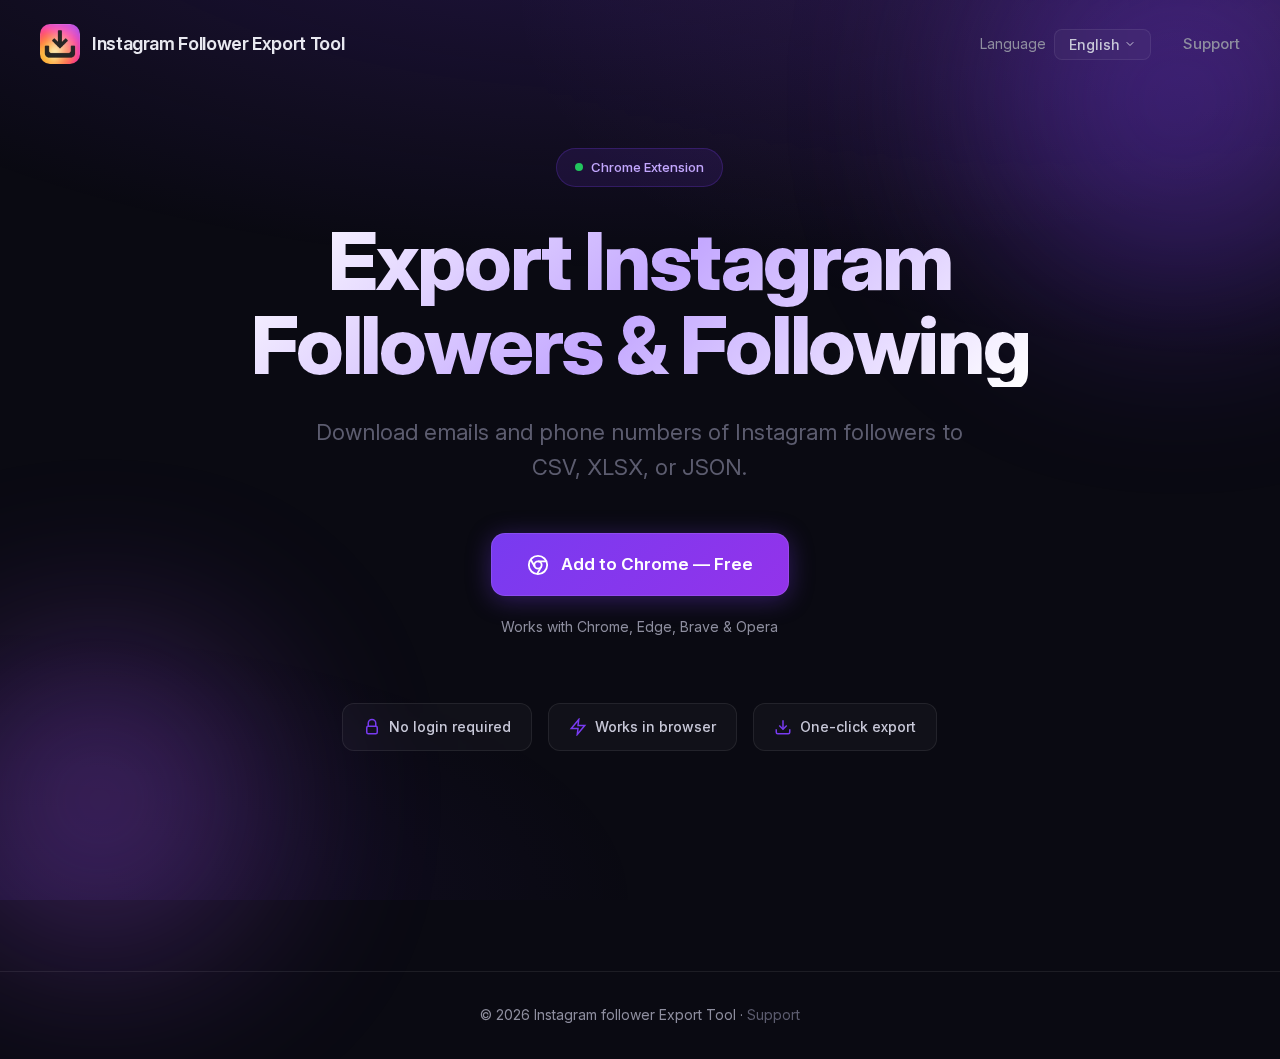
<file: index.html>
<!DOCTYPE html>
<html lang="en">
<head>
  <meta charset="UTF-8">
  <meta name="viewport" content="width=device-width, initial-scale=1.0">
  <title id="page-title">Instagram Follower Export Tool - Export followers to CSV, XLSX, JSON</title>
  <meta name="description" id="meta-description" content="Export Instagram followers and following lists to CSV, XLSX, and JSON formats. Free Chrome extension for marketers, researchers, and social media managers.">
  <meta name="keywords" content="instagram export, instagram followers, export followers csv, instagram following list, chrome extension">
  <meta property="og:title" content="Instagram Follower Export Tool">
  <meta property="og:description" content="Export Instagram followers and following lists to CSV, XLSX, and JSON formats.">
  <meta property="og:type" content="website">
  <meta property="og:url" content="https://ifet.webexport.pro">
  <link rel="icon" type="image/png" sizes="32x32" href="icons/icon32.png">
  <link rel="preload" href="fonts/InterVariable.woff2" as="font" type="font/woff2" crossorigin>
  <link rel="preload" href="icons/icon128.png" as="image">
  <script defer src="https://cloud.umami.is/script.js" data-website-id="dcc6b5dc-c1c9-484b-8ac5-33082ae9ea58"></script>
  
  <style>
    @font-face {
      font-family: 'Inter';
      src: url('fonts/InterVariable.woff2') format('woff2');
      font-weight: 100 900;
      font-style: normal;
      font-display: swap;
    }

    * {
      margin: 0;
      padding: 0;
      box-sizing: border-box;
    }

    :root {
      --accent: #783bf0;
      --accent-hover: #6630d8;
      --accent-light: rgba(120, 59, 240, 0.12);
      --accent-glow: rgba(120, 59, 240, 0.35);
      --text-primary: #0f0f1a;
      --text-secondary: #5c5c6f;
      --text-muted: #8e8e9f;
      --bg-dark: #0a0a12;
      --bg-card: rgba(255, 255, 255, 0.03);
      --border-subtle: rgba(255, 255, 255, 0.08);
      --gradient-mesh: radial-gradient(ellipse 80% 50% at 50% -20%, rgba(120, 59, 240, 0.25), transparent),
                       radial-gradient(ellipse 60% 40% at 100% 0%, rgba(168, 85, 247, 0.15), transparent),
                       radial-gradient(ellipse 50% 30% at 0% 100%, rgba(120, 59, 240, 0.1), transparent);
    }

    html {
      scroll-behavior: smooth;
    }

    body {
      font-family: 'Inter', -apple-system, BlinkMacSystemFont, 'Segoe UI', Roboto, sans-serif;
      background: var(--bg-dark);
      color: #e8e8f0;
      min-height: 100vh;
      overflow-x: hidden;
      line-height: 1.6;
    }

    /* Animated background */
    .bg-mesh {
      position: fixed;
      inset: 0;
      background: var(--gradient-mesh);
      pointer-events: none;
      z-index: 0;
    }

    /* Static orbs (no animation for performance) */
    .orb {
      position: fixed;
      border-radius: 50%;
      filter: blur(100px);
      opacity: 0.35;
      pointer-events: none;
      z-index: 0;
    }

    .orb-1 {
      width: 400px;
      height: 400px;
      background: var(--accent);
      top: -100px;
      right: -100px;
    }

    .orb-2 {
      width: 300px;
      height: 300px;
      background: #a855f7;
      bottom: -50px;
      left: -50px;
    }

    /* Content wrapper */
    .content {
      position: relative;
      z-index: 1;
      min-height: 100vh;
      display: flex;
      flex-direction: column;
    }

    /* Header */
    header {
      padding: 24px 40px;
      display: flex;
      align-items: center;
      justify-content: space-between;
    }

    .logo {
      display: flex;
      align-items: center;
      gap: 12px;
      text-decoration: none;
      color: inherit;
    }

    .logo-icon {
      width: 40px;
      height: 40px;
      border-radius: 10px;
      object-fit: contain;
    }

    .logo-text {
      font-size: 18px;
      font-weight: 600;
      letter-spacing: -0.02em;
    }

    .header-links {
      display: flex;
      align-items: center;
      gap: 32px;
    }

    .header-links a {
      color: var(--text-muted);
      text-decoration: none;
      font-size: 15px;
      font-weight: 500;
      transition: color 0.2s;
    }

    .header-links a:hover {
      color: #fff;
    }

    /* Hero section */
    .hero {
      flex: 1;
      display: flex;
      flex-direction: column;
      align-items: center;
      justify-content: center;
      text-align: center;
      padding: 60px 24px 100px;
      max-width: 1200px;
      margin: 0 auto;
    }

    /* Badge */
    .badge {
      display: inline-flex;
      align-items: center;
      gap: 8px;
      background: var(--accent-light);
      border: 1px solid rgba(120, 59, 240, 0.25);
      padding: 8px 18px;
      border-radius: 100px;
      font-size: 13px;
      font-weight: 500;
      color: #c4a8ff;
      margin-bottom: 32px;
    }

    .badge-dot {
      width: 8px;
      height: 8px;
      background: #22c55e;
      border-radius: 50%;
    }

    /* Title */
    h1 {
      font-size: clamp(48px, 8vw, 80px);
      font-weight: 800;
      line-height: 1.05;
      letter-spacing: -0.03em;
      margin-bottom: 28px;
      background: linear-gradient(135deg, #fff 0%, #c4a8ff 50%, #fff 100%);
      -webkit-background-clip: text;
      -webkit-text-fill-color: transparent;
      background-clip: text;
    }

    .highlight {
      background: linear-gradient(135deg, var(--accent) 0%, #a855f7 100%);
      -webkit-background-clip: text;
      background-clip: text;
    }

    /* Subtitle */
    .subtitle {
      font-size: clamp(18px, 2.5vw, 22px);
      color: var(--text-secondary);
      max-width: 700px;
      margin-bottom: 48px;
      line-height: 1.6;
      font-weight: 400;
    }

    /* CTA section */
    .cta-group {
      display: flex;
      flex-direction: column;
      align-items: center;
      gap: 20px;
    }

    .cta-button {
      display: inline-flex;
      align-items: center;
      gap: 12px;
      background: linear-gradient(135deg, var(--accent) 0%, #9333ea 100%);
      color: #fff;
      padding: 18px 36px;
      border-radius: 14px;
      font-size: 17px;
      font-weight: 600;
      text-decoration: none;
      transition: all 0.3s ease;
      box-shadow: 0 4px 24px var(--accent-glow),
                  0 0 0 1px rgba(255,255,255,0.1) inset;
      position: relative;
      overflow: hidden;
    }

    .cta-button::before {
      content: '';
      position: absolute;
      inset: 0;
      background: linear-gradient(135deg, rgba(255,255,255,0.2) 0%, transparent 50%);
      opacity: 0;
      transition: opacity 0.3s;
    }

    .cta-button:hover {
      transform: translateY(-3px);
      box-shadow: 0 8px 40px var(--accent-glow),
                  0 0 0 1px rgba(255,255,255,0.15) inset;
    }

    .cta-button:hover::before {
      opacity: 1;
    }

    .cta-button svg {
      width: 22px;
      height: 22px;
      flex-shrink: 0;
    }

    .cta-hint {
      font-size: 14px;
      color: var(--text-muted);
    }

    /* Features */
    .features {
      display: flex;
      flex-wrap: wrap;
      justify-content: center;
      gap: 16px;
      margin-top: 64px;
    }

    .feature-tag {
      display: flex;
      align-items: center;
      gap: 8px;
      background: var(--bg-card);
      border: 1px solid var(--border-subtle);
      padding: 12px 20px;
      border-radius: 12px;
      font-size: 14px;
      font-weight: 500;
      color: #c8c8d8;
      backdrop-filter: blur(8px);
    }

    .feature-tag svg {
      width: 18px;
      height: 18px;
      color: var(--accent);
    }

    .footer-spacer {
      height: 120px;
    }

    /* Footer */
    footer {
      padding: 32px 40px;
      text-align: center;
      color: var(--text-muted);
      font-size: 14px;
      border-top: 1px solid var(--border-subtle);
    }

    footer a {
      color: var(--text-secondary);
      text-decoration: none;
      transition: color 0.2s;
    }

    footer a:hover {
      color: #fff;
    }

    /* Responsive */
    @media (max-width: 768px) {
      .footer-spacer {
        height: 80px;
      }

      header {
        padding: 20px 24px;
        flex-direction: column;
        gap: 20px;
      }

      .header-links {
        gap: 24px;
      }

      .hero {
        padding: 40px 20px 80px;
      }

      .subtitle {
        font-size: 17px;
      }

      .cta-button {
        padding: 16px 28px;
        font-size: 16px;
        width: 100%;
        justify-content: center;
      }

      .features {
        gap: 12px;
      }

      .feature-tag {
        padding: 10px 16px;
        font-size: 13px;
      }

      footer {
        padding: 24px 20px;
      }
    }

    @media (max-width: 480px) {
      .logo-text {
        font-size: 15px;
      }

      .header-links {
        gap: 16px;
      }

      .header-links a {
        font-size: 14px;
      }

      h1 {
        font-size: 36px;
      }

      .feature-tag {
        width: 100%;
        justify-content: center;
      }

    }

    /* Language selector */
    .lang-selector {
      display: flex;
      align-items: center;
      gap: 8px;
      font-size: 14px;
      color: var(--text-muted);
    }
    .lang-dropdown { position: relative; }
    .lang-btn {
      display: flex;
      align-items: center;
      gap: 4px;
      padding: 6px 14px;
      background: var(--bg-card);
      border: 1px solid var(--border-subtle);
      border-radius: 8px;
      font-size: 14px;
      font-weight: 500;
      color: #c8c8d8;
      cursor: pointer;
      transition: all 0.2s;
      font-family: inherit;
      backdrop-filter: blur(8px);
    }
    .lang-btn:hover { border-color: var(--accent); color: #fff; }
    .lang-btn svg { width: 12px; height: 12px; transition: transform 0.15s; }
    .lang-btn.open svg { transform: rotate(180deg); }

    .lang-menu {
      position: absolute;
      top: calc(100% + 4px);
      right: 0;
      width: 160px;
      max-height: 320px;
      overflow-y: auto;
      background: rgba(20, 20, 35, 0.95);
      border: 1px solid var(--border-subtle);
      border-radius: 8px;
      box-shadow: 0 8px 24px rgba(0,0,0,0.4);
      opacity: 0;
      visibility: hidden;
      transform: translateY(-8px);
      transition: all 0.15s;
      z-index: 10000;
      backdrop-filter: blur(12px);
    }
    .lang-menu.open { opacity: 1; visibility: visible; transform: translateY(0); }
    .lang-option {
      display: flex;
      align-items: center;
      justify-content: space-between;
      width: 100%;
      padding: 8px 14px;
      border: none;
      background: transparent;
      font-size: 14px;
      font-family: inherit;
      color: #c8c8d8;
      cursor: pointer;
      text-align: left;
      transition: background 0.15s;
    }
    .lang-option:hover { background: rgba(255,255,255,0.05); }
    .lang-option.active { background: var(--accent-light); color: #fff; }
    .lang-check { width: 16px; height: 16px; color: var(--accent); display: none; flex-shrink: 0; }
    .lang-option.active .lang-check { display: block; }
  </style>
</head>
<body>
  <!-- Background effects -->
  <div class="bg-mesh"></div>
  <div class="orb orb-1"></div>
  <div class="orb orb-2"></div>

  <div class="content">
    <!-- Header -->
    <header>
      <a href="/" class="logo">
        <img src="icons/icon128.png" alt="IFET" class="logo-icon">
        <span class="logo-text">Instagram Follower Export Tool</span>
      </a>
      <nav class="header-links">
        <div class="lang-selector">
          <span data-i18n="langLabel">Language</span>
          <div class="lang-dropdown">
            <button type="button" class="lang-btn" id="langBtn">
              <span id="currentLangName">English</span>
              <svg viewBox="0 0 24 24" fill="none" stroke="currentColor" stroke-width="2" stroke-linecap="round" stroke-linejoin="round"><polyline points="6 9 12 15 18 9"/></svg>
            </button>
            <div class="lang-menu" id="langMenu"></div>
          </div>
        </div>
        <a href="/support/" data-i18n="support">Support</a>
      </nav>
    </header>

    <!-- Hero -->
    <main class="hero">
      <div class="badge">
        <span class="badge-dot"></span>
        <span data-i18n="badge">Chrome Extension</span>
      </div>

      <h1 data-i18n="title">Export Instagram<br>Followers & Following</h1>

      <p class="subtitle" data-i18n="subtitle">
        Easily export any Instagram account's followers and following lists 
        to CSV, XLSX, or JSON. Perfect for marketers, researchers, and social media managers.
      </p>

      <div class="cta-group">
        <a href="https://chromewebstore.google.com/detail/instagram-follower-export/abgepmlcdhbbneomfbmodbjngmcalcjl" 
           class="cta-button" 
           target="_blank" 
           rel="noopener"
           data-umami-event="CTA Click">
          <svg viewBox="0 0 24 24" fill="none">
            <circle cx="12" cy="12" r="10" stroke="currentColor" stroke-width="2"/>
            <circle cx="12" cy="12" r="4" stroke="currentColor" stroke-width="2"/>
            <path d="M21.17 8H12" stroke="currentColor" stroke-width="2"/>
            <path d="M3.95 6.06L8.54 14" stroke="currentColor" stroke-width="2"/>
            <path d="M10.88 21.94L15.46 14" stroke="currentColor" stroke-width="2"/>
          </svg>
          <span data-i18n="ctaButton">Add to Chrome — Free</span>
        </a>
        <span class="cta-hint" data-i18n="ctaHint">Works with Chrome, Edge, Brave & Opera</span>
      </div>

      <div class="features">
        <div class="feature-tag">
          <svg viewBox="0 0 24 24" fill="none" stroke="currentColor" stroke-width="2">
            <rect x="5" y="11" width="14" height="10" rx="2"/>
            <path d="M7 11V7a5 5 0 0 1 10 0v4"/>
          </svg>
          <span data-i18n="feature1">No login required</span>
        </div>
        <div class="feature-tag">
          <svg viewBox="0 0 24 24" fill="none" stroke="currentColor" stroke-width="2">
            <path d="M13 2L3 14h9l-1 8 10-12h-9l1-8z"/>
          </svg>
          <span data-i18n="feature2">Works in browser</span>
        </div>
        <div class="feature-tag">
          <svg viewBox="0 0 24 24" fill="none" stroke="currentColor" stroke-width="2">
            <path d="M21 15v4a2 2 0 0 1-2 2H5a2 2 0 0 1-2-2v-4"/>
            <polyline points="7 10 12 15 17 10"/>
            <line x1="12" y1="15" x2="12" y2="3"/>
          </svg>
          <span data-i18n="feature3">One-click export</span>
        </div>
      </div>

    </main>

    <div class="footer-spacer" aria-hidden="true"></div>

    <!-- Footer -->
    <footer>
      <p data-i18n="footer">© 2026 Instagram follower Export Tool · <a href="/support/">Support</a></p>
    </footer>
  </div>

  <script>
    // Language configuration
    const LANGUAGES = {
      ar: { name: 'Arabic', native: 'العربية' },
      bn: { name: 'Bengali', native: 'বাংলা' },
      de: { name: 'German', native: 'Deutsch' },
      en: { name: 'English', native: 'English' },
      es: { name: 'Spanish', native: 'Español' },
      fr: { name: 'French', native: 'Français' },
      hi: { name: 'Hindi', native: 'हिन्दी' },
      id: { name: 'Indonesian', native: 'Bahasa Indonesia' },
      it: { name: 'Italian', native: 'Italiano' },
      ja: { name: 'Japanese', native: '日本語' },
      ko: { name: 'Korean', native: '한국어' },
      nl: { name: 'Dutch', native: 'Nederlands' },
      pl: { name: 'Polish', native: 'Polski' },
      pt: { name: 'Portuguese', native: 'Português' },
      ru: { name: 'Russian', native: 'Русский' },
      th: { name: 'Thai', native: 'ไทย' },
      tr: { name: 'Turkish', native: 'Türkçe' },
      uk: { name: 'Ukrainian', native: 'Українська' },
      zh: { name: 'Chinese', native: '中文' }
    };

    // Translations
    const translations = {
      en: {
        langLabel: 'Language',
        support: 'Support',
        badge: 'Chrome Extension',
        title: 'Export Instagram<br>Followers & Following',
        subtitle: 'Download emails and phone numbers of Instagram followers to CSV, XLSX, or JSON.',
        ctaButton: 'Add to Chrome — Free',
        ctaHint: 'Works with Chrome, Edge, Brave & Opera',
        feature1: 'No login required',
        feature2: 'Works in browser',
        feature3: 'One-click export',
        footer: '© 2026 Instagram follower Export Tool · <a href="/support/">Support</a>',
        pageTitle: 'Instagram Follower Export Tool - Export followers to CSV, XLSX, JSON',
        metaDescription: 'Export Instagram followers and following lists to CSV, XLSX, and JSON formats. Free Chrome extension for marketers, researchers, and social media managers.'
      },
      ar: {
        langLabel: 'اللغة',
        support: 'الدعم',
        badge: 'إضافة كروم',
        title: 'تصدير متابعي<br>ومتابَعي إنستغرام',
        subtitle: 'قم بتنزيل رسائل البريد الإلكتروني وأرقام الهواتف لمتابعي إنستغرام إلى CSV أو XLSX أو JSON.',
        ctaButton: 'أضف إلى كروم — مجاني',
        ctaHint: 'يعمل مع Chrome و Edge و Brave و Opera',
        feature1: 'لا يتطلب تسجيل الدخول',
        feature2: 'يعمل في المتصفح',
        feature3: 'تصدير بنقرة واحدة',
        footer: '© 2026 Instagram follower Export Tool · <a href="/support/?lang=ar">الدعم</a>',
        pageTitle: 'أداة تصدير متابعي إنستغرام - تصدير المتابعين إلى CSV و XLSX و JSON',
        metaDescription: 'قم بتصدير قوائم متابعي ومتابَعي إنستغرام إلى CSV و XLSX و JSON. إضافة كروم مجانية للمسوقين والباحثين ومديري وسائل التواصل الاجتماعي.'
      },
      bn: {
        langLabel: 'ভাষা',
        support: 'সাপোর্ট',
        badge: 'ক্রোম এক্সটেনশন',
        title: 'ইনস্টাগ্রাম ফলোয়ার<br>ও ফলোয়িং এক্সপোর্ট করুন',
        subtitle: 'Instagram ফলোয়ারদের ইমেইল এবং ফোন নম্বর CSV, XLSX বা JSON-এ ডাউনলোড করুন।',
        ctaButton: 'ক্রোমে যোগ করুন — বিনামূল্যে',
        ctaHint: 'Chrome, Edge, Brave ও Opera-তে কাজ করে',
        feature1: 'লগইন প্রয়োজন নেই',
        feature2: 'ব্রাউজারে কাজ করে',
        feature3: 'এক ক্লিকে এক্সপোর্ট',
        footer: '© 2026 Instagram follower Export Tool · <a href="/support/?lang=bn">সাপোর্ট</a>',
        pageTitle: 'ইনস্টাগ্রাম ফলোয়ার এক্সপোর্ট টুল - ফলোয়ার CSV, XLSX, JSON-এ এক্সপোর্ট করুন',
        metaDescription: 'ইনস্টাগ্রাম ফলোয়ার ও ফলোয়িং তালিকা CSV, XLSX এবং JSON ফরম্যাটে এক্সপোর্ট করুন। মার্কেটার, গবেষক এবং সোশ্যাল মিডিয়া ম্যানেজারদের জন্য বিনামূল্যে ক্রোম এক্সটেনশন।'
      },
      de: {
        langLabel: 'Sprache',
        support: 'Support',
        badge: 'Chrome-Erweiterung',
        title: 'Instagram Follower<br>& Following exportieren',
        subtitle: 'Laden Sie E-Mails und Telefonnummern von Instagram-Followern als CSV, XLSX oder JSON herunter.',
        ctaButton: 'Zu Chrome hinzufügen — Kostenlos',
        ctaHint: 'Funktioniert mit Chrome, Edge, Brave & Opera',
        feature1: 'Keine Anmeldung erforderlich',
        feature2: 'Funktioniert im Browser',
        feature3: 'Export mit einem Klick',
        footer: '© 2026 Instagram follower Export Tool · <a href="/support/?lang=de">Support</a>',
        pageTitle: 'Instagram Follower Export Tool - Follower nach CSV, XLSX, JSON exportieren',
        metaDescription: 'Exportieren Sie Instagram-Follower und Following-Listen nach CSV, XLSX und JSON. Kostenlose Chrome-Erweiterung für Marketer, Forscher und Social-Media-Manager.'
      },
      es: {
        langLabel: 'Idioma',
        support: 'Soporte',
        badge: 'Extensión de Chrome',
        title: 'Exportar seguidores<br>y seguidos de Instagram',
        subtitle: 'Descarga correos electrónicos y números de teléfono de seguidores de Instagram en CSV, XLSX o JSON.',
        ctaButton: 'Añadir a Chrome — Gratis',
        ctaHint: 'Funciona con Chrome, Edge, Brave y Opera',
        feature1: 'Sin inicio de sesión',
        feature2: 'Funciona en el navegador',
        feature3: 'Exportación con un clic',
        footer: '© 2026 Instagram follower Export Tool · <a href="/support/?lang=es">Soporte</a>',
        pageTitle: 'Instagram Follower Export Tool - Exportar seguidores a CSV, XLSX, JSON',
        metaDescription: 'Exporta listas de seguidores y seguidos de Instagram a CSV, XLSX y JSON. Extensión de Chrome gratuita para marketers, investigadores y gestores de redes sociales.'
      },
      fr: {
        langLabel: 'Langue',
        support: 'Support',
        badge: 'Extension Chrome',
        title: 'Exporter les abonnés<br>et abonnements Instagram',
        subtitle: 'Téléchargez les emails et numéros de téléphone des abonnés Instagram en CSV, XLSX ou JSON.',
        ctaButton: 'Ajouter à Chrome — Gratuit',
        ctaHint: 'Fonctionne avec Chrome, Edge, Brave et Opera',
        feature1: 'Pas de connexion requise',
        feature2: 'Fonctionne dans le navigateur',
        feature3: 'Export en un clic',
        footer: '© 2026 Instagram follower Export Tool · <a href="/support/?lang=fr">Support</a>',
        pageTitle: 'Instagram Follower Export Tool - Exporter les abonnés vers CSV, XLSX, JSON',
        metaDescription: 'Exportez les listes d\'abonnés et d\'abonnements Instagram vers CSV, XLSX et JSON. Extension Chrome gratuite pour les marketeurs, chercheurs et gestionnaires de réseaux sociaux.'
      },
      hi: {
        langLabel: 'भाषा',
        support: 'सहायता',
        badge: 'Chrome एक्सटेंशन',
        title: 'Instagram फॉलोअर्स<br>और फॉलोइंग एक्सपोर्ट करें',
        subtitle: 'Instagram फॉलोअर्स के ईमेल और फोन नंबर CSV, XLSX या JSON में डाउनलोड करें।',
        ctaButton: 'Chrome में जोड़ें — मुफ्त',
        ctaHint: 'Chrome, Edge, Brave और Opera पर काम करता है',
        feature1: 'लॉगिन जरूरी नहीं',
        feature2: 'ब्राउज़र में काम करता है',
        feature3: 'एक क्लिक में एक्सपोर्ट',
        footer: '© 2026 Instagram follower Export Tool · <a href="/support/?lang=hi">सहायता</a>',
        pageTitle: 'Instagram Follower Export Tool - फॉलोअर्स को CSV, XLSX, JSON में एक्सपोर्ट करें',
        metaDescription: 'Instagram फॉलोअर्स और फॉलोइंग लिस्ट को CSV, XLSX और JSON में एक्सपोर्ट करें। मार्केटर्स, शोधकर्ताओं और सोशल मीडिया मैनेजर्स के लिए मुफ्त Chrome एक्सटेंशन।'
      },
      id: {
        langLabel: 'Bahasa',
        support: 'Dukungan',
        badge: 'Ekstensi Chrome',
        title: 'Ekspor Instagram<br>Followers & Following',
        subtitle: 'Unduh email dan nomor telepon pengikut Instagram<br>ke CSV, XLSX, atau JSON.',
        ctaButton: 'Tambahkan ke Chrome — Gratis',
        ctaHint: 'Berfungsi dengan Chrome, Edge, Brave & Opera',
        feature1: 'Tidak perlu login',
        feature2: 'Berfungsi di browser',
        feature3: 'Ekspor sekali klik',
        footer: '© 2026 Instagram follower Export Tool · <a href="/support/?lang=id">Dukungan</a>',
        pageTitle: 'Instagram Follower Export Tool - Ekspor pengikut ke CSV, XLSX, JSON',
        metaDescription: 'Ekspor daftar pengikut dan mengikuti Instagram ke CSV, XLSX, dan JSON. Ekstensi Chrome gratis untuk pemasar, peneliti, dan manajer media sosial.'
      },
      it: {
        langLabel: 'Lingua',
        support: 'Supporto',
        badge: 'Estensione Chrome',
        title: 'Esporta follower<br>e seguiti di Instagram',
        subtitle: 'Scarica email e numeri di telefono dei follower Instagram in CSV, XLSX o JSON.',
        ctaButton: 'Aggiungi a Chrome — Gratis',
        ctaHint: 'Funziona con Chrome, Edge, Brave e Opera',
        feature1: 'Nessun accesso richiesto',
        feature2: 'Funziona nel browser',
        feature3: 'Esportazione con un clic',
        footer: '© 2026 Instagram follower Export Tool · <a href="/support/?lang=it">Supporto</a>',
        pageTitle: 'Instagram Follower Export Tool - Esporta follower in CSV, XLSX, JSON',
        metaDescription: 'Esporta elenchi di follower e seguiti di Instagram in CSV, XLSX e JSON. Estensione Chrome gratuita per marketer, ricercatori e social media manager.'
      },
      ja: {
        langLabel: '言語',
        support: 'サポート',
        badge: 'Chrome拡張機能',
        title: 'Instagramフォロワー<br>＆フォロー中をエクスポート',
        subtitle: 'Instagramフォロワーのメールアドレスと電話番号をCSV、XLSX、JSONでダウンロード。',
        ctaButton: 'Chromeに追加 — 無料',
        ctaHint: 'Chrome、Edge、Brave、Operaで動作',
        feature1: 'ログイン不要',
        feature2: 'ブラウザで動作',
        feature3: 'ワンクリックでエクスポート',
        footer: '© 2026 Instagram follower Export Tool · <a href="/support/?lang=ja">サポート</a>',
        pageTitle: 'Instagram Follower Export Tool - フォロワーをCSV、XLSX、JSONにエクスポート',
        metaDescription: 'InstagramフォロワーとフォローリストをCSV、XLSX、JSON形式でエクスポート。マーケター、研究者、ソーシャルメディアマネージャー向けの無料Chrome拡張機能。'
      },
      ko: {
        langLabel: '언어',
        support: '지원',
        badge: 'Chrome 확장 프로그램',
        title: 'Instagram 팔로워<br>& 팔로잉 내보내기',
        subtitle: 'Instagram 팔로워의 이메일과 전화번호를 CSV, XLSX 또는 JSON으로 다운로드하세요.',
        ctaButton: 'Chrome에 추가 — 무료',
        ctaHint: 'Chrome, Edge, Brave, Opera에서 작동',
        feature1: '로그인 필요 없음',
        feature2: '브라우저에서 작동',
        feature3: '원클릭 내보내기',
        footer: '© 2026 Instagram follower Export Tool · <a href="/support/?lang=ko">지원</a>',
        pageTitle: 'Instagram Follower Export Tool - 팔로워를 CSV, XLSX, JSON으로 내보내기',
        metaDescription: 'Instagram 팔로워 및 팔로잉 목록을 CSV, XLSX, JSON 형식으로 내보내세요. 마케터, 연구원, 소셜 미디어 매니저를 위한 무료 Chrome 확장 프로그램.'
      },
      nl: {
        langLabel: 'Taal',
        support: 'Ondersteuning',
        badge: 'Chrome-extensie',
        title: 'Instagram volgers<br>& volgend exporteren',
        subtitle: 'Download e-mails en telefoonnummers van Instagram-volgers naar CSV, XLSX of JSON.',
        ctaButton: 'Toevoegen aan Chrome — Gratis',
        ctaHint: 'Werkt met Chrome, Edge, Brave & Opera',
        feature1: 'Geen login vereist',
        feature2: 'Werkt in de browser',
        feature3: 'Exporteren met één klik',
        footer: '© 2026 Instagram follower Export Tool · <a href="/support/?lang=nl">Ondersteuning</a>',
        pageTitle: 'Instagram Follower Export Tool - Exporteer volgers naar CSV, XLSX, JSON',
        metaDescription: 'Exporteer Instagram volgers- en volgendlijsten naar CSV, XLSX en JSON. Gratis Chrome-extensie voor marketeers, onderzoekers en social media managers.'
      },
      pl: {
        langLabel: 'Język',
        support: 'Wsparcie',
        badge: 'Rozszerzenie Chrome',
        title: 'Eksportuj obserwujących<br>i obserwowanych z Instagrama',
        subtitle: 'Pobierz adresy e-mail i numery telefonów obserwujących na Instagramie do CSV, XLSX lub JSON.',
        ctaButton: 'Dodaj do Chrome — Za darmo',
        ctaHint: 'Działa z Chrome, Edge, Brave i Opera',
        feature1: 'Bez logowania',
        feature2: 'Działa w przeglądarce',
        feature3: 'Eksport jednym kliknięciem',
        footer: '© 2026 Instagram follower Export Tool · <a href="/support/?lang=pl">Wsparcie</a>',
        pageTitle: 'Instagram Follower Export Tool - Eksportuj obserwujących do CSV, XLSX, JSON',
        metaDescription: 'Eksportuj listy obserwujących i obserwowanych z Instagrama do CSV, XLSX i JSON. Darmowe rozszerzenie Chrome dla marketerów, badaczy i menedżerów mediów społecznościowych.'
      },
      pt: {
        langLabel: 'Idioma',
        support: 'Suporte',
        badge: 'Extensão Chrome',
        title: 'Exportar seguidores<br>e seguindo do Instagram',
        subtitle: 'Baixe e-mails e números de telefone de seguidores do Instagram em CSV, XLSX ou JSON.',
        ctaButton: 'Adicionar ao Chrome — Grátis',
        ctaHint: 'Funciona com Chrome, Edge, Brave e Opera',
        feature1: 'Sem login necessário',
        feature2: 'Funciona no navegador',
        feature3: 'Exportação com um clique',
        footer: '© 2026 Instagram follower Export Tool · <a href="/support/?lang=pt">Suporte</a>',
        pageTitle: 'Instagram Follower Export Tool - Exportar seguidores para CSV, XLSX, JSON',
        metaDescription: 'Exporte listas de seguidores e seguindo do Instagram para CSV, XLSX e JSON. Extensão Chrome gratuita para profissionais de marketing, pesquisadores e gerentes de mídia social.'
      },
      ru: {
        langLabel: 'Язык',
        support: 'Поддержка',
        badge: 'Расширение Chrome',
        title: 'Экспорт подписчиков<br>и подписок Instagram',
        subtitle: 'Скачайте email и номера телефонов подписчиков Instagram в CSV, XLSX или JSON.',
        ctaButton: 'Добавить в Chrome — Бесплатно',
        ctaHint: 'Работает в Chrome, Edge, Brave и Opera',
        feature1: 'Вход не требуется',
        feature2: 'Работает в браузере',
        feature3: 'Экспорт в один клик',
        footer: '© 2026 Instagram follower Export Tool · <a href="/support/?lang=ru">Поддержка</a>',
        pageTitle: 'Instagram Follower Export Tool - Экспорт подписчиков в CSV, XLSX, JSON',
        metaDescription: 'Экспортируйте списки подписчиков и подписок Instagram в CSV, XLSX и JSON. Бесплатное расширение Chrome для маркетологов, исследователей и SMM-специалистов.'
      },
      th: {
        langLabel: 'ภาษา',
        support: 'สนับสนุน',
        badge: 'ส่วนขยาย Chrome',
        title: 'ส่งออกผู้ติดตาม<br>และการติดตาม Instagram',
        subtitle: 'ดาวน์โหลดอีเมลและเบอร์โทรศัพท์ของผู้ติดตาม Instagram เป็น CSV, XLSX หรือ JSON',
        ctaButton: 'เพิ่มใน Chrome — ฟรี',
        ctaHint: 'ใช้งานได้กับ Chrome, Edge, Brave และ Opera',
        feature1: 'ไม่ต้องเข้าสู่ระบบ',
        feature2: 'ทำงานในเบราว์เซอร์',
        feature3: 'ส่งออกด้วยคลิกเดียว',
        footer: '© 2026 Instagram follower Export Tool · <a href="/support/?lang=th">สนับสนุน</a>',
        pageTitle: 'Instagram Follower Export Tool - ส่งออกผู้ติดตามเป็น CSV, XLSX, JSON',
        metaDescription: 'ส่งออกรายชื่อผู้ติดตามและการติดตาม Instagram เป็น CSV, XLSX และ JSON ส่วนขยาย Chrome ฟรีสำหรับนักการตลาด นักวิจัย และผู้จัดการโซเชียลมีเดีย'
      },
      tr: {
        langLabel: 'Dil',
        support: 'Destek',
        badge: 'Chrome Uzantısı',
        title: 'Instagram Takipçi ve Takip<br>Listesini Dışa Aktar',
        subtitle: 'Instagram takipçilerinin e-postalarını ve telefon numaralarını<br>CSV, XLSX veya JSON olarak indirin.',
        ctaButton: 'Chrome\'a Ekle — Ücretsiz',
        ctaHint: 'Chrome, Edge, Brave ve Opera ile çalışır',
        feature1: 'Giriş yapmanıza gerek yok',
        feature2: 'Tarayıcıda çalışır',
        feature3: 'Tek tıkla dışa aktar',
        footer: '© 2026 Instagram follower Export Tool · <a href="/support/?lang=tr">Destek</a>',
        pageTitle: 'Instagram Takipçi Dışa Aktarma Aracı - Takipçileri CSV, XLSX, JSON\'a aktar',
        metaDescription: 'Instagram takipçi ve takip listelerini CSV, XLSX ve JSON formatlarına aktarın. Pazarlamacılar, araştırmacılar ve sosyal medya yöneticileri için ücretsiz Chrome uzantısı.'
      },
      uk: {
        langLabel: 'Мова',
        support: 'Підтримка',
        badge: 'Розширення Chrome',
        title: 'Експорт підписників<br>та підписок Instagram',
        subtitle: 'Завантажте email та номери телефонів підписників Instagram у CSV, XLSX або JSON.',
        ctaButton: 'Додати в Chrome — Безкоштовно',
        ctaHint: 'Працює в Chrome, Edge, Brave та Opera',
        feature1: 'Вхід не потрібен',
        feature2: 'Працює у браузері',
        feature3: 'Експорт в один клік',
        footer: '© 2026 Instagram follower Export Tool · <a href="/support/?lang=uk">Підтримка</a>',
        pageTitle: 'Instagram Follower Export Tool - Експорт підписників у CSV, XLSX, JSON',
        metaDescription: 'Експортуйте списки підписників та підписок Instagram у CSV, XLSX та JSON. Безкоштовне розширення Chrome для маркетологів, дослідників та SMM-спеціалістів.'
      },
      zh: {
        langLabel: '语言',
        support: '支持',
        badge: 'Chrome扩展程序',
        title: '导出Instagram<br>粉丝和关注列表',
        subtitle: '下载Instagram粉丝的电子邮件和电话号码到CSV、XLSX或JSON。',
        ctaButton: '添加到Chrome — 免费',
        ctaHint: '适用于Chrome、Edge、Brave和Opera',
        feature1: '无需登录',
        feature2: '浏览器中运行',
        feature3: '一键导出',
        footer: '© 2026 Instagram follower Export Tool · <a href="/support/?lang=zh">支持</a>',
        pageTitle: 'Instagram Follower Export Tool - 将粉丝导出到CSV、XLSX、JSON',
        metaDescription: '将Instagram粉丝和关注列表导出为CSV、XLSX和JSON格式。为营销人员、研究人员和社交媒体经理提供的免费Chrome扩展程序。'
      }
    };

    // Get language from URL parameter
    function detectLanguage() {
      try {
        const urlParams = new URLSearchParams(window.location.search || '');
        const raw = (urlParams.get('lang') || '').trim().toLowerCase().split('-')[0];
        if (LANGUAGES[raw]) return raw;
      } catch (e) {}
      return 'en';
    }

    const currentLang = detectLanguage();

    // Translate page
    function translatePage() {
      const t = translations[currentLang] || translations.en;
      
      // Update text content
      document.querySelectorAll('[data-i18n]').forEach(el => {
        const key = el.getAttribute('data-i18n');
        if (t[key]) {
          if (key === 'footer' || key === 'title' || key === 'subtitle') {
            el.innerHTML = t[key];
          } else {
            el.textContent = t[key];
          }
        }
      });

      // Update page title and meta
      document.getElementById('page-title').textContent = t.pageTitle;
      document.getElementById('meta-description').setAttribute('content', t.metaDescription);
      document.documentElement.lang = currentLang;
    }

    // Build language menu
    function buildLangMenu() {
      const menu = document.getElementById('langMenu');
      const currentLangName = document.getElementById('currentLangName');
      
      currentLangName.textContent = LANGUAGES[currentLang].native;
      
      menu.innerHTML = Object.entries(LANGUAGES).map(([code, lang]) => `
        <button type="button" class="lang-option${code === currentLang ? ' active' : ''}" data-lang="${code}">
          ${lang.native}
          <svg class="lang-check" viewBox="0 0 24 24" fill="none" stroke="currentColor" stroke-width="2">
            <polyline points="20 6 9 17 4 12"/>
          </svg>
        </button>
      `).join('');
    }

    // Language selector toggle
    document.getElementById('langBtn').addEventListener('click', function(e) {
      e.stopPropagation();
      this.classList.toggle('open');
      document.getElementById('langMenu').classList.toggle('open');
    });

    // Language selection
    document.getElementById('langMenu').addEventListener('click', function(e) {
      const btn = e.target.closest('.lang-option');
      if (!btn) return;
      const lang = btn.dataset.lang;
      if (lang && lang !== currentLang) {
        const url = new URL(window.location.href);
        if (lang === 'en') {
          url.searchParams.delete('lang');
        } else {
          url.searchParams.set('lang', lang);
        }
        window.location.href = url.toString();
      }
    });

    // Close menu on click outside
    document.addEventListener('click', function() {
      document.getElementById('langBtn').classList.remove('open');
      document.getElementById('langMenu').classList.remove('open');
    });

    // Initialize
    buildLangMenu();
    translatePage();
  </script>
</body>
</html>
</file>
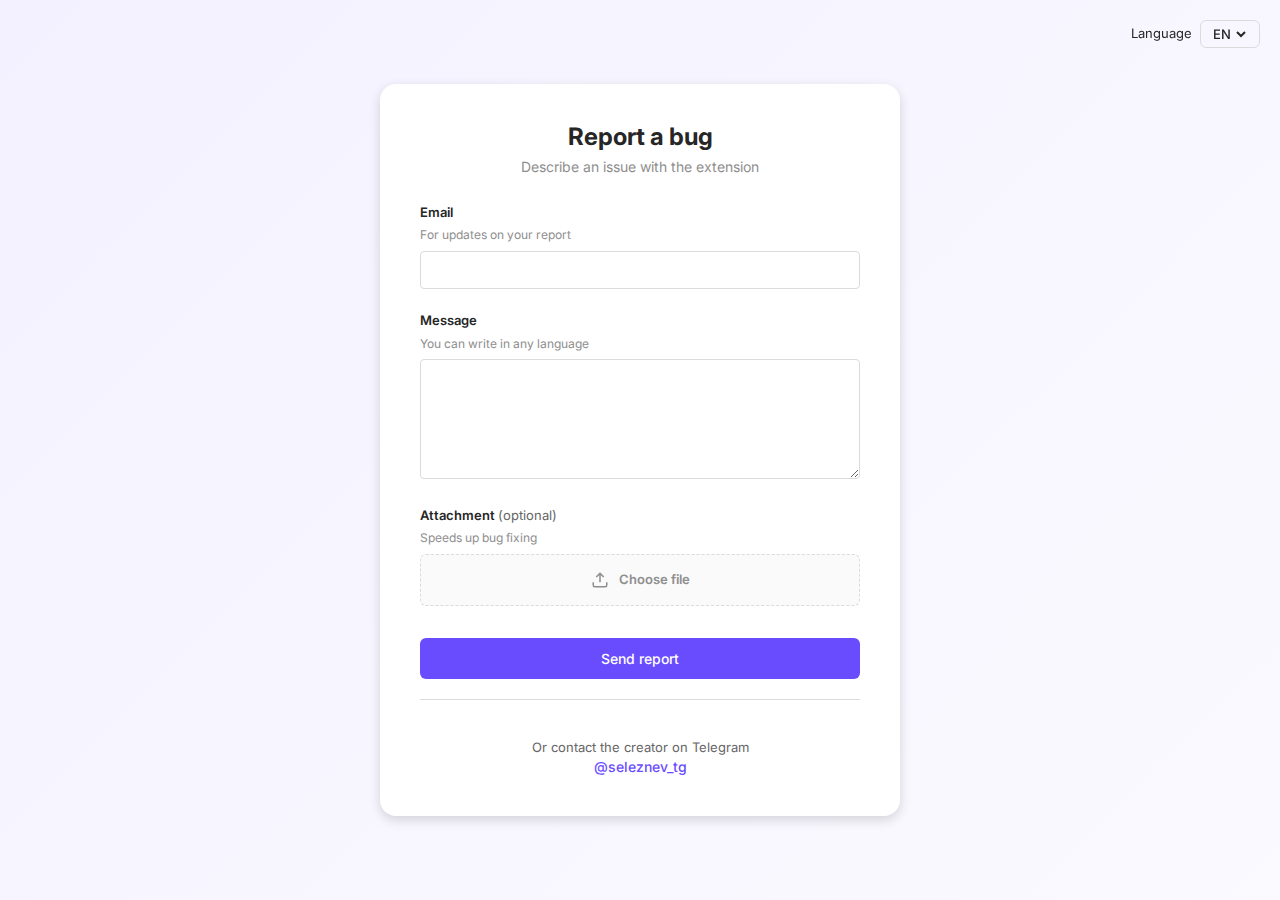
<file: bug/index.html>
<!DOCTYPE html>
<html lang="en">
<head>
  <meta charset="UTF-8">
  <meta name="viewport" content="width=device-width, initial-scale=1.0">
  <title>Report a Bug - Instagram Follower Export Tool</title>
  <link rel="preconnect" href="https://fonts.googleapis.com">
  <link rel="preconnect" href="https://fonts.gstatic.com" crossorigin>
  <link href="https://fonts.googleapis.com/css2?family=Inter:wght@400;500;600;700&display=swap" rel="stylesheet">
  <style>
    * {
      margin: 0;
      padding: 0;
      box-sizing: border-box;
    }

    :root {
      /* Primary - из tokens.ts расширения */
      --accent: #6A4CFF;
      --accent-hover: #5438e0;
      
      /* Text - из tokens.ts расширения */
      --text-primary: #262626;
      --text-secondary: #8e8e8e;
      --text-muted: #666666;
      
      /* Borders - из tokens.ts расширения */
      --border-color: #dbdbdb;
      --border-light: #efefef;
      
      /* Backgrounds */
      --bg-panel: #ffffff;
      --bg-secondary: #fafafa;
      --bg-hover: #f5f5f5;
      
      /* Border radius - из tokens.ts расширения */
      --radius-sm: 4px;
      --radius-md: 6px;
      --radius-lg: 16px;
      
      /* Shadows - из tokens.ts расширения */
      --shadow-sm: 0 1px 3px rgba(0, 0, 0, 0.1);
      --shadow-md: 0 4px 12px rgba(0, 0, 0, 0.15);
    }

    html {
      width: 100%;
      min-height: 100vh;
      background: linear-gradient(135deg,
        rgba(106, 76, 255, 0.08) 0%,
        rgba(106, 76, 255, 0.05) 50%,
        rgba(106, 76, 255, 0.03) 100%
      );
    }

    body {
      width: 100%;
      font-family: 'Inter', -apple-system, BlinkMacSystemFont, 'Segoe UI', Roboto, Helvetica, Arial, sans-serif;
      line-height: 1.2;
      background: transparent;
      color: var(--text-primary);
      padding: 20px;
      margin: 0;
      display: flex;
      flex-direction: column;
      align-items: center;
      justify-content: center;
      min-height: 100vh;
    }

    /* Language selector */
    .lang-selector {
      position: fixed;
      top: 20px;
      right: 20px;
      display: flex;
      align-items: center;
      gap: 8px;
      font-size: 13px;
      color: #262626;
      z-index: 100;
    }

    .lang-selector > span {
      color: #262626;
    }

    .lang-dropdown {
      position: relative;
    }

    .lang-btn {
      display: flex;
      align-items: center;
      gap: 4px;
      padding: 5px 12px;
      background: transparent;
      border: 1px solid var(--border-color);
      border-radius: 6px;
      font-size: 13px;
      font-weight: 500;
      color: #262626;
      cursor: pointer;
      transition: all 0.15s;
      font-family: inherit;
    }

    .lang-btn:hover {
      border-color: var(--accent);
      color: var(--accent);
    }

    .lang-btn svg {
      width: 12px;
      height: 12px;
      transition: transform 0.15s;
    }

    .lang-btn.open svg {
      transform: rotate(180deg);
    }

    .lang-menu {
      position: absolute;
      top: calc(100% + 4px);
      right: 0;
      width: 140px;
      background: #fff;
      border: 1px solid var(--border-color);
      border-radius: 6px;
      box-shadow: 0 4px 12px rgba(0,0,0,0.1);
      overflow: hidden;
      opacity: 0;
      visibility: hidden;
      transform: translateY(-8px);
      transition: all 0.15s;
    }

    .lang-menu.open {
      opacity: 1;
      visibility: visible;
      transform: translateY(0);
    }

    .lang-option {
      display: flex;
      align-items: center;
      justify-content: space-between;
      width: 100%;
      padding: 6px 12px;
      border: none;
      background: transparent;
      font-size: 13px;
      font-family: inherit;
      color: #262626;
      cursor: pointer;
      text-align: left;
      transition: background 0.15s;
    }

    .lang-option:hover {
      background: #fafafa;
    }

    .lang-option.active {
      background: #f3f0ff;
      color: var(--accent);
    }

    .lang-check {
      width: 16px;
      height: 16px;
      color: var(--accent);
      display: none;
      flex-shrink: 0;
    }

    .lang-option.active .lang-check {
      display: block;
    }

    /* Container */
    .container {
      max-width: 520px;
      width: 100%;
    }

    /* Panel */
    .panel {
      background: var(--bg-panel);
      border-radius: var(--radius-lg);
      /* Make top/bottom padding equal to side padding (as requested) */
      padding: 40px;
      box-shadow: var(--shadow-md);
    }

    /* Title */
    .page-title {
      font-size: 24px;
      font-weight: 700;
      color: var(--text-primary);
      margin-bottom: 8px;
      text-align: center;
      line-height: 1.1;
    }

    .page-subtitle {
      font-size: 14px;
      color: var(--text-secondary);
      margin-bottom: 28px;
      text-align: center;
      line-height: 1.3;
    }

    /* Form */
    .form-group {
      margin-bottom: 24px;
    }

    .form-group label {
      display: block;
      font-size: 13px;
      font-weight: 600;
      color: var(--text-primary);
      margin-bottom: 8px;
    }

    .form-group input[type="email"],
    .form-group textarea {
      width: 100%;
      padding: 10px 12px;
      border: 1px solid var(--border-color);
      border-radius: var(--radius-sm);
      font-size: 13px;
      font-family: inherit;
      color: var(--text-primary);
      line-height: 1.3;
      transition: border-color 0.15s;
      background: #fff;
    }

    .form-group input::placeholder,
    .form-group textarea::placeholder {
      color: var(--text-muted);
    }

    .form-group input:focus,
    .form-group textarea:focus {
      outline: none;
      border-color: var(--accent);
    }

    .form-group textarea {
      min-height: 120px;
      resize: vertical;
    }

    .hint {
      display: block;
      font-size: 12px;
      color: var(--text-secondary);
      margin-top: 6px;
      margin-bottom: 8px;
    }

    .optional-badge {
      color: var(--text-muted);
      font-weight: 400;
    }

    /* File upload */
    .file-upload-wrapper {
      margin-top: 8px;
    }

    .file-upload-area {
      display: flex !important;
      flex-direction: row;
      align-items: center;
      justify-content: center !important;
      gap: 10px;
      width: 100%;
      text-align: center;
      padding: 16px;
      border: 1px dashed var(--border-color);
      border-radius: var(--radius-md);
      cursor: pointer;
      transition: all 0.15s;
      background: var(--bg-secondary);
    }

    .file-upload-area:hover {
      border-color: var(--accent);
      background: rgba(106, 76, 255, 0.04);
    }

    .file-upload-area.has-file {
      border-style: solid;
      border-color: var(--accent);
      background: rgba(106, 76, 255, 0.06);
    }

    .file-upload-area svg {
      width: 18px;
      height: 18px;
      color: var(--text-secondary);
      flex-shrink: 0;
    }

    .file-upload-area.has-file svg {
      color: var(--accent);
    }

    .file-upload-text {
      font-size: 13px;
      color: var(--text-secondary);
      line-height: 1;
    }

    .file-upload-area.has-file .file-upload-text {
      color: var(--accent);
      font-weight: 500;
    }

    .file-input {
      display: none;
    }

    /* Button */
    .btn-submit {
      width: 100%;
      padding: 12px 20px;
      background: var(--accent);
      color: white;
      border: none;
      border-radius: var(--radius-md);
      font-size: 14px;
      font-weight: 500;
      cursor: pointer;
      transition: all 0.2s;
      font-family: inherit;
      margin-top: 8px;
    }

    .btn-submit:hover:not(:disabled) {
      background: var(--accent-hover);
    }

    .btn-submit:active:not(:disabled) {
      transform: translateY(0);
    }

    .btn-submit:disabled {
      opacity: 0.5;
      cursor: not-allowed;
    }

    /* Telegram footer */
    .telegram-footer {
      display: flex;
      flex-direction: column;
      align-items: center;
      text-align: center;
      margin-top: 20px;
      /* Center the text block between the divider and the card bottom:
         top padding here + bottom padding of .panel ≈ symmetrical */
      padding: 40px 0 0;
      border-top: 1px solid var(--border-color);
    }

    .telegram-footer p {
      font-size: 13px;
      color: var(--text-muted);
      margin-bottom: 4px;
    }

    .telegram-footer a {
      font-size: 14px;
      color: var(--accent);
      text-decoration: none;
      font-weight: 500;
      transition: opacity 0.2s;
      direction: ltr;
      unicode-bidi: isolate;
      display: inline-block;
    }

    .telegram-footer a:hover {
      opacity: 0.8;
    }

    /* Success message */
    .success-panel {
      text-align: center;
      padding: 60px 40px;
    }

    .success-icon {
      width: 64px;
      height: 64px;
      background: linear-gradient(135deg, var(--accent), var(--accent-hover));
      border-radius: 50%;
      display: flex;
      align-items: center;
      justify-content: center;
      margin: 0 auto 20px;
    }

    .success-icon svg {
      width: 32px;
      height: 32px;
      color: white;
    }

    .success-title {
      font-size: 18px;
      font-weight: 600;
      color: var(--text-primary);
      margin-bottom: 8px;
    }

    .success-text {
      font-size: 14px;
      color: var(--text-secondary);
      line-height: 1.5;
    }

    /* Responsive */
    @media (max-width: 600px) {
      body {
        padding: 60px 16px 20px;
      }

      .panel {
        /* Keep padding symmetric on mobile too */
        padding: 24px;
      }

      .page-title {
        font-size: 24px;
      }

      .lang-selector {
        top: 12px;
        right: 12px;
      }

      .lang-selector span {
        display: none;
      }
    }
  </style>
</head>
<body>
  <!-- Language selector -->
  <div class="lang-selector">
    <span data-i18n="langLabel">Language</span>
    <div class="lang-dropdown">
      <button class="lang-btn" id="langBtn" type="button">
        <span id="currentLang">EN</span>
        <svg viewBox="0 0 12 12" fill="none" stroke="currentColor" stroke-width="2">
          <path d="M2 4l4 4 4-4"/>
        </svg>
      </button>
      <div class="lang-menu" id="langMenu">
        <button class="lang-option" data-lang="ar"><span>العربية</span><svg class="lang-check" fill="none" stroke="currentColor" viewBox="0 0 24 24"><path stroke-linecap="round" stroke-linejoin="round" stroke-width="2" d="M5 13l4 4L19 7"/></svg></button>
        <button class="lang-option" data-lang="bn"><span>বাংলা</span><svg class="lang-check" fill="none" stroke="currentColor" viewBox="0 0 24 24"><path stroke-linecap="round" stroke-linejoin="round" stroke-width="2" d="M5 13l4 4L19 7"/></svg></button>
        <button class="lang-option" data-lang="de"><span>Deutsch</span><svg class="lang-check" fill="none" stroke="currentColor" viewBox="0 0 24 24"><path stroke-linecap="round" stroke-linejoin="round" stroke-width="2" d="M5 13l4 4L19 7"/></svg></button>
        <button class="lang-option" data-lang="en"><span>English</span><svg class="lang-check" fill="none" stroke="currentColor" viewBox="0 0 24 24"><path stroke-linecap="round" stroke-linejoin="round" stroke-width="2" d="M5 13l4 4L19 7"/></svg></button>
        <button class="lang-option" data-lang="es"><span>Español</span><svg class="lang-check" fill="none" stroke="currentColor" viewBox="0 0 24 24"><path stroke-linecap="round" stroke-linejoin="round" stroke-width="2" d="M5 13l4 4L19 7"/></svg></button>
        <button class="lang-option" data-lang="fr"><span>Français</span><svg class="lang-check" fill="none" stroke="currentColor" viewBox="0 0 24 24"><path stroke-linecap="round" stroke-linejoin="round" stroke-width="2" d="M5 13l4 4L19 7"/></svg></button>
        <button class="lang-option" data-lang="it"><span>Italiano</span><svg class="lang-check" fill="none" stroke="currentColor" viewBox="0 0 24 24"><path stroke-linecap="round" stroke-linejoin="round" stroke-width="2" d="M5 13l4 4L19 7"/></svg></button>
        <button class="lang-option" data-lang="hi"><span>हिन्दी</span><svg class="lang-check" fill="none" stroke="currentColor" viewBox="0 0 24 24"><path stroke-linecap="round" stroke-linejoin="round" stroke-width="2" d="M5 13l4 4L19 7"/></svg></button>
        <button class="lang-option" data-lang="ja"><span>日本語</span><svg class="lang-check" fill="none" stroke="currentColor" viewBox="0 0 24 24"><path stroke-linecap="round" stroke-linejoin="round" stroke-width="2" d="M5 13l4 4L19 7"/></svg></button>
        <button class="lang-option" data-lang="ko"><span>한국어</span><svg class="lang-check" fill="none" stroke="currentColor" viewBox="0 0 24 24"><path stroke-linecap="round" stroke-linejoin="round" stroke-width="2" d="M5 13l4 4L19 7"/></svg></button>
        <button class="lang-option" data-lang="pt"><span>Português</span><svg class="lang-check" fill="none" stroke="currentColor" viewBox="0 0 24 24"><path stroke-linecap="round" stroke-linejoin="round" stroke-width="2" d="M5 13l4 4L19 7"/></svg></button>
        <button class="lang-option" data-lang="ru"><span>Русский</span><svg class="lang-check" fill="none" stroke="currentColor" viewBox="0 0 24 24"><path stroke-linecap="round" stroke-linejoin="round" stroke-width="2" d="M5 13l4 4L19 7"/></svg></button>
        <button class="lang-option" data-lang="zh"><span>中文</span><svg class="lang-check" fill="none" stroke="currentColor" viewBox="0 0 24 24"><path stroke-linecap="round" stroke-linejoin="round" stroke-width="2" d="M5 13l4 4L19 7"/></svg></button>
      </div>
    </div>
  </div>

  <div class="container">
    <!-- Form panel -->
    <div class="panel" id="formPanel">
      <h1 class="page-title" data-i18n="title">Report a bug</h1>
      <p class="page-subtitle" data-i18n="subtitle">Help us fix issues by describing what went wrong</p>
      
      <form id="bugForm" onsubmit="submitForm(event)">
        <div class="form-group">
          <label for="email" data-i18n="emailLabel">Email</label>
          <span class="hint" data-i18n="emailHint">For updates on your report</span>
          <input 
            type="email" 
            id="email" 
            autocomplete="email"
          >
        </div>
        
        <div class="form-group">
          <label for="message" data-i18n="messageLabel">Message</label>
          <span class="hint" data-i18n="messageHint">Any language</span>
          <textarea 
            id="message" 
            required
          ></textarea>
        </div>
        
        <div class="form-group">
          <label>
            <span data-i18n="attachmentLabel">Attachment</span>
            <span class="optional-badge" data-i18n="attachmentOptional">(optional)</span>
          </label>
          <span class="hint" data-i18n="attachmentHint">Speeds up bug fixing</span>
          <div class="file-upload-wrapper">
            <label class="file-upload-area" id="fileUploadArea">
              <svg viewBox="0 0 24 24" fill="none" stroke="currentColor" stroke-width="2">
                <path d="M21 15v4a2 2 0 01-2 2H5a2 2 0 01-2-2v-4M17 8l-5-5-5 5M12 3v12"/>
              </svg>
              <span class="file-upload-text" id="fileUploadText" data-i18n="chooseFile">Choose file</span>
              <input type="file" class="file-input" id="fileInput" accept="image/*,.pdf,.txt,.log">
            </label>
          </div>
        </div>
        
        <button type="submit" class="btn-submit" data-i18n="btnSend">Send report</button>
      </form>

      <div id="formError" style="display:none; margin-top:12px; font-size:13px; color:#b91c1c; background:rgba(239,68,68,0.08); border:1px solid rgba(239,68,68,0.25); padding:10px 12px; border-radius:10px;"></div>
      
      <div class="telegram-footer">
        <p data-i18n="telegramText">Contact the creator on Telegram</p>
        <a href="https://t.me/seleznev_tg" target="_blank">@seleznev_tg</a>
      </div>
    </div>

    <!-- Success panel -->
    <div class="panel success-panel" id="successPanel" style="display: none;">
      <div class="success-icon">
        <svg viewBox="0 0 24 24" fill="none" stroke="currentColor" stroke-width="2.5">
          <path d="M20 6L9 17l-5-5"/>
        </svg>
      </div>
      <h2 class="success-title" data-i18n="successTitle">Thank you!</h2>
      <p class="success-text" data-i18n="successText">Your message has been sent. We'll look into it!</p>
    </div>
  </div>

  <script>
    const SUPPORTED = ['ar', 'bn', 'de', 'en', 'es', 'fr', 'hi', 'it', 'ja', 'ko', 'pt', 'ru', 'zh'];

    const translations = {
      ar: {
        langLabel: 'اللغة',
        title: 'الإبلاغ عن خطأ',
        subtitle: 'صف مشكلة في الإضافة',
        emailLabel: 'البريد الإلكتروني',
        emailHint: 'لتلقي تحديثات حول البلاغ',
        messageLabel: 'الرسالة',
        messageHint: 'يمكنك الكتابة بأي لغة',
        attachmentLabel: 'مرفق',
        attachmentOptional: '(اختياري)',
        attachmentHint: 'يسرّع إصلاح الخطأ',
        chooseFile: 'اختر ملفًا',
        btnSend: 'إرسال التقرير',
        telegramText: 'أو تواصل مع المطوّر على تيليجرام',
        successTitle: 'شكرًا!',
        successText: 'تم إرسال رسالتك. سنراجعها!'
      },
      bn: {
        langLabel: 'ভাষা',
        title: 'বাগ রিপোর্ট করুন',
        subtitle: 'এক্সটেনশনের সমস্যাটি বর্ণনা করুন',
        emailLabel: 'ইমেইল',
        emailHint: 'রিপোর্টের আপডেটের জন্য',
        messageLabel: 'বার্তা',
        messageHint: 'যে কোনো ভাষায় লিখতে পারেন',
        attachmentLabel: 'সংযুক্তি',
        attachmentOptional: '(ঐচ্ছিক)',
        attachmentHint: 'বাগ ঠিক করতে দ্রুত সাহায্য করে',
        chooseFile: 'ফাইল নির্বাচন করুন',
        btnSend: 'রিপোর্ট পাঠান',
        telegramText: 'অথবা টেলিগ্রামে নির্মাতার সাথে যোগাযোগ করুন',
        successTitle: 'ধন্যবাদ!',
        successText: 'আপনার বার্তা পাঠানো হয়েছে। আমরা দেখে নেব!'
      },
      de: {
        langLabel: 'Sprache',
        title: 'Bug melden',
        subtitle: 'Beschreibe ein Problem mit der Erweiterung',
        emailLabel: 'E‑Mail',
        emailHint: 'Für Updates zu deinem Bericht',
        messageLabel: 'Nachricht',
        messageHint: 'Du kannst in jeder Sprache schreiben',
        attachmentLabel: 'Anhang',
        attachmentOptional: '(optional)',
        attachmentHint: 'Beschleunigt die Fehlerbehebung',
        chooseFile: 'Datei auswählen',
        btnSend: 'Bericht senden',
        telegramText: 'Oder kontaktiere den Ersteller auf Telegram',
        successTitle: 'Danke!',
        successText: 'Deine Nachricht wurde gesendet. Wir schauen es uns an!'
      },
      en: {
        langLabel: 'Language',
        title: 'Report a bug',
        subtitle: 'Describe an issue with the extension',
        emailLabel: 'Email',
        emailHint: 'For updates on your report',
        messageLabel: 'Message',
        messageHint: 'You can write in any language',
        attachmentLabel: 'Attachment',
        attachmentOptional: '(optional)',
        attachmentHint: 'Speeds up bug fixing',
        chooseFile: 'Choose file',
        btnSend: 'Send report',
        telegramText: 'Or contact the creator on Telegram',
        successTitle: 'Thank you!',
        successText: "Your message has been sent. We'll look into it!"
      },
      es: {
        langLabel: 'Idioma',
        title: 'Reportar un error',
        subtitle: 'Describe un problema con la extensión',
        emailLabel: 'Email',
        emailHint: 'Para recibir actualizaciones de tu reporte',
        messageLabel: 'Mensaje',
        messageHint: 'Puedes escribir en cualquier idioma',
        attachmentLabel: 'Adjunto',
        attachmentOptional: '(opcional)',
        attachmentHint: 'Acelera la corrección del error',
        chooseFile: 'Elegir archivo',
        btnSend: 'Enviar reporte',
        telegramText: 'O contacta al creador en Telegram',
        successTitle: '¡Gracias!',
        successText: 'Tu mensaje fue enviado. Lo revisaremos.'
      },
      fr: {
        langLabel: 'Langue',
        title: 'Signaler un bug',
        subtitle: 'Décris un problème avec l’extension',
        emailLabel: 'Email',
        emailHint: 'Pour recevoir des mises à jour sur ton signalement',
        messageLabel: 'Message',
        messageHint: 'Tu peux écrire dans n’importe quelle langue',
        attachmentLabel: 'Pièce jointe',
        attachmentOptional: '(optionnel)',
        attachmentHint: 'Accélère la correction du bug',
        chooseFile: 'Choisir un fichier',
        btnSend: 'Envoyer le rapport',
        telegramText: 'Ou contacte le créateur sur Telegram',
        successTitle: 'Merci !',
        successText: 'Ton message a été envoyé. Nous allons examiner ça.'
      },
      hi: {
        langLabel: 'भाषा',
        title: 'बग रिपोर्ट करें',
        subtitle: 'एक्सटेंशन की समस्या बताएं',
        emailLabel: 'ईमेल',
        emailHint: 'रिपोर्ट अपडेट के लिए',
        messageLabel: 'संदेश',
        messageHint: 'आप किसी भी भाषा में लिख सकते हैं',
        attachmentLabel: 'अटैचमेंट',
        attachmentOptional: '(वैकल्पिक)',
        attachmentHint: 'बग ठीक करने में मदद करता है',
        chooseFile: 'फ़ाइल चुनें',
        btnSend: 'रिपोर्ट भेजें',
        telegramText: 'या Telegram पर निर्माता से संपर्क करें',
        successTitle: 'धन्यवाद!',
        successText: 'आपका संदेश भेज दिया गया है। हम इसे देखेंगे।'
      },
      it: {
        langLabel: 'Lingua',
        title: 'Segnala un bug',
        subtitle: 'Descrivi il problema con l\'estensione',
        emailLabel: 'Email',
        emailHint: 'Per aggiornamenti sulla segnalazione',
        messageLabel: 'Messaggio',
        messageHint: 'Puoi scrivere in qualsiasi lingua',
        attachmentLabel: 'Allegato',
        attachmentOptional: '(opzionale)',
        attachmentHint: 'Aiuta a risolvere il bug più velocemente',
        chooseFile: 'Scegli file',
        btnSend: 'Invia segnalazione',
        telegramText: 'Oppure contatta il creatore su Telegram',
        successTitle: 'Grazie!',
        successText: 'Il tuo messaggio è stato inviato. Lo esamineremo.'
      },
      ja: {
        langLabel: '言語',
        title: '不具合を報告',
        subtitle: '拡張機能の問題を説明してください',
        emailLabel: 'メール',
        emailHint: '報告の更新を受け取るため',
        messageLabel: 'メッセージ',
        messageHint: 'どの言語でも書けます',
        attachmentLabel: '添付ファイル',
        attachmentOptional: '（任意）',
        attachmentHint: '修正を早めます',
        chooseFile: 'ファイルを選択',
        btnSend: '報告を送信',
        telegramText: 'または Telegram で作成者に連絡',
        successTitle: 'ありがとうございます！',
        successText: '送信しました。確認します。'
      },
      ko: {
        langLabel: '언어',
        title: '버그 신고',
        subtitle: '확장 프로그램의 문제를 설명해 주세요',
        emailLabel: '이메일',
        emailHint: '신고 업데이트를 받기 위해',
        messageLabel: '메시지',
        messageHint: '어떤 언어로든 작성할 수 있어요',
        attachmentLabel: '첨부파일',
        attachmentOptional: '(선택 사항)',
        attachmentHint: '버그 수정에 도움이 됩니다',
        chooseFile: '파일 선택',
        btnSend: '신고 보내기',
        telegramText: '또는 Telegram에서 제작자에게 연락하세요',
        successTitle: '감사합니다!',
        successText: '메시지가 전송되었습니다. 확인하겠습니다.'
      },
      pt: {
        langLabel: 'Idioma',
        title: 'Reportar um bug',
        subtitle: 'Descreva um problema com a extensão',
        emailLabel: 'Email',
        emailHint: 'Para atualizações do seu relatório',
        messageLabel: 'Mensagem',
        messageHint: 'Você pode escrever em qualquer idioma',
        attachmentLabel: 'Anexo',
        attachmentOptional: '(opcional)',
        attachmentHint: 'Acelera a correção do bug',
        chooseFile: 'Escolher arquivo',
        btnSend: 'Enviar relatório',
        telegramText: 'Ou fale com o criador no Telegram',
        successTitle: 'Obrigado!',
        successText: 'Sua mensagem foi enviada. Vamos analisar.'
      },
      ru: {
        langLabel: 'Язык',
        title: 'Сообщить об ошибке',
        subtitle: 'Опишите проблему с расширением',
        emailLabel: 'Email',
        emailHint: 'Для уведомлений о статусе',
        messageLabel: 'Сообщение',
        messageHint: 'Можно писать на любом языке',
        attachmentLabel: 'Вложение',
        attachmentOptional: '(необязательно)',
        attachmentHint: 'Ускоряет исправление ошибки',
        chooseFile: 'Выбрать файл',
        btnSend: 'Отправить отчёт',
        telegramText: 'Или свяжитесь с создателем в Telegram',
        successTitle: 'Спасибо!',
        successText: 'Ваше сообщение отправлено. Мы обязательно разберёмся!'
      },
      zh: {
        langLabel: '语言',
        title: '报告问题',
        subtitle: '描述扩展程序的问题',
        emailLabel: '邮箱',
        emailHint: '用于接收报告更新',
        messageLabel: '消息',
        messageHint: '你可以使用任何语言',
        attachmentLabel: '附件',
        attachmentOptional: '（可选）',
        attachmentHint: '有助于更快修复问题',
        chooseFile: '选择文件',
        btnSend: '发送报告',
        telegramText: '或在 Telegram 联系作者',
        successTitle: '谢谢！',
        successText: '你的消息已发送。我们会处理。'
      }
    };

    // Language detection
    function detectLang() {
      const params = new URLSearchParams(window.location.search);
      const langParam = (params.get('lang') || '').toLowerCase().split('-')[0];
      if (SUPPORTED.includes(langParam)) return langParam;
      
      const browserLang = (navigator.language || '').toLowerCase().split('-')[0];
      if (SUPPORTED.includes(browserLang)) return browserLang;
      
      return 'en';
    }

    let currentLang = detectLang();

    // Apply translations
    function applyTranslations() {
      const t = translations[currentLang] || translations.en;
      document.querySelectorAll('[data-i18n]').forEach(el => {
        const key = el.getAttribute('data-i18n');
        const text = (t && t[key]) || translations.en?.[key] || '';
        if (text) el.textContent = text;
      });

      // Translate placeholders (only where explicitly provided)
      document.querySelectorAll('[data-i18n-placeholder]').forEach(el => {
        const key = el.getAttribute('data-i18n-placeholder');
        const text = (t && t[key]) || translations.en?.[key] || '';
        if (text) el.setAttribute('placeholder', text);
      });

      document.documentElement.lang = currentLang;
      document.documentElement.dir = currentLang === 'ar' ? 'rtl' : 'ltr';
      
      // Update lang button text
      document.getElementById('currentLang').textContent = currentLang.toUpperCase();
      
      // Update active state in dropdown
      document.querySelectorAll('.lang-option').forEach(opt => {
        opt.classList.toggle('active', opt.dataset.lang === currentLang);
      });
    }

    // Language switcher
    const langBtn = document.getElementById('langBtn');
    const langMenu = document.getElementById('langMenu');

    langBtn.addEventListener('click', () => {
      langBtn.classList.toggle('open');
      langMenu.classList.toggle('open');
    });

    document.querySelectorAll('.lang-option').forEach(opt => {
      opt.addEventListener('click', () => {
        currentLang = opt.dataset.lang;
        applyTranslations();
        langBtn.classList.remove('open');
        langMenu.classList.remove('open');
        
        // Update URL without reload
        const url = new URL(window.location);
        url.searchParams.set('lang', currentLang);
        history.replaceState(null, '', url);
      });
    });

    // Close dropdown on outside click
    document.addEventListener('click', (e) => {
      if (!e.target.closest('.lang-dropdown')) {
        langBtn.classList.remove('open');
        langMenu.classList.remove('open');
      }
    });

    // File upload
    const fileInput = document.getElementById('fileInput');
    const fileUploadArea = document.getElementById('fileUploadArea');
    const fileUploadText = document.getElementById('fileUploadText');

    fileInput.addEventListener('change', () => {
      if (fileInput.files.length > 0) {
        const fileName = fileInput.files[0].name;
        const shortName = fileName.length > 25 ? fileName.slice(0, 22) + '...' : fileName;
        fileUploadText.textContent = shortName;
        fileUploadArea.classList.add('has-file');
      } else {
        fileUploadText.textContent = translations[currentLang].chooseFile;
        fileUploadArea.classList.remove('has-file');
      }
    });

    // Form submission
    async function submitForm(event) {
      event.preventDefault();
      
      const email = document.getElementById('email').value;
      const message = document.getElementById('message').value;
      const file = fileInput.files[0];
      
      const btn = document.querySelector('.btn-submit');
      btn.disabled = true;
      btn.textContent = '...';
      const formError = document.getElementById('formError');
      formError.style.display = 'none';
      formError.textContent = '';
      
      try {
        const formData = new FormData();
        formData.append('type', 'bug');
        formData.append('lang', currentLang);
        formData.append('email', email);
        formData.append('message', message);
        formData.append('userAgent', navigator.userAgent);
        formData.append('timestamp', new Date().toISOString());
        
        if (file) {
          formData.append('attachment', file);
        }
        
        const res = await fetch('/api/ifet/feedback', {
          method: 'POST',
          body: formData
        });
        if (!res.ok) {
          const text = await res.text().catch(() => '');
          throw new Error(text || `Request failed (${res.status})`);
        }
      } catch (e) {
        console.error('Failed to send:', e);
        btn.disabled = false;
        btn.textContent = translations[currentLang]?.btnSend || translations.en?.btnSend || 'Send report';
        formError.textContent = (currentLang === 'ru')
          ? 'Не удалось отправить отчёт. Попробуйте ещё раз позже.'
          : 'Failed to send report. Please try again later.';
        formError.style.display = 'block';
        return;
      }

      document.getElementById('formPanel').style.display = 'none';
      document.getElementById('successPanel').style.display = 'block';
      
      // Do not auto-close the tab after submit
    }

    // Init
    applyTranslations();
  </script>
</body>
</html>
</file>
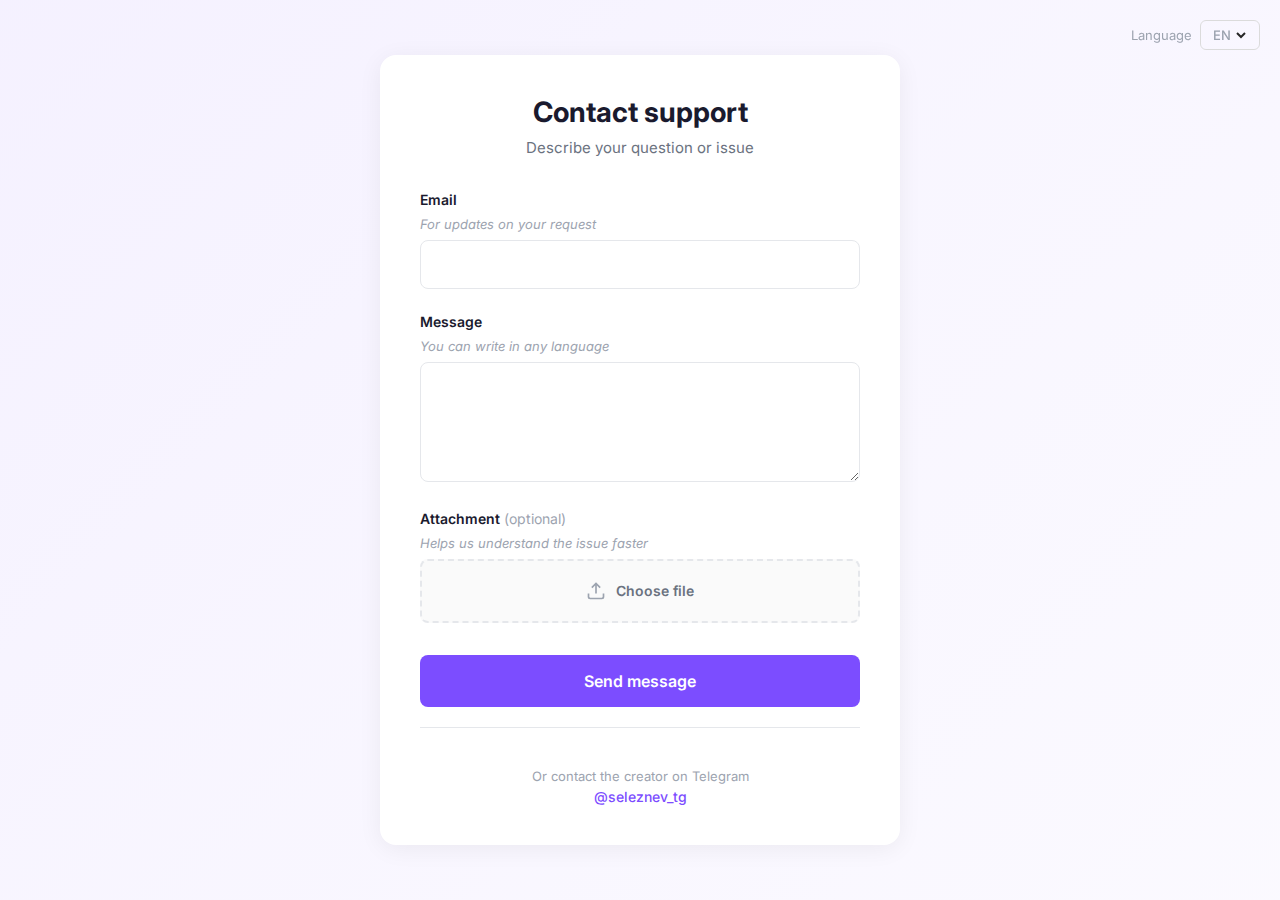
<file: support/index.html>
<!DOCTYPE html>
<html lang="en">
<head>
  <meta charset="UTF-8">
  <meta name="viewport" content="width=device-width, initial-scale=1.0">
  <title>Contact support - Instagram Follower Export Tool</title>
  <link rel="preconnect" href="https://fonts.googleapis.com">
  <link rel="preconnect" href="https://fonts.gstatic.com" crossorigin>
  <link href="https://fonts.googleapis.com/css2?family=Inter:wght@400;500;600;700&display=swap" rel="stylesheet">
  <style>
    * { margin: 0; padding: 0; box-sizing: border-box; }

    :root {
      --accent: #7C4DFF;
      --accent-hover: #6A3DF0;
      --text-primary: #1a1a2e;
      --text-secondary: #6b7280;
      --text-muted: #9ca3af;
      --border-color: #e5e7eb;
      --bg-panel: #ffffff;
      --radius: 16px;
      --radius-sm: 8px;
    }

    html {
      width: 100%;
      min-height: 100vh;
      background: linear-gradient(135deg,
        rgba(124, 77, 255, 0.08) 0%,
        rgba(124, 77, 255, 0.05) 50%,
        rgba(124, 77, 255, 0.03) 100%
      );
    }

    body {
      width: 100%;
      min-height: 100vh;
      font-family: 'Inter', system-ui, -apple-system, sans-serif;
      background: transparent;
      color: var(--text-primary);
      padding: 20px;
      margin: 0;
      display: flex;
      flex-direction: column;
      align-items: center;
      justify-content: center;
    }

    /* Language selector */
    .lang-selector {
      position: fixed;
      top: 20px;
      right: 20px;
      display: flex;
      align-items: center;
      gap: 8px;
      font-size: 13px;
      color: var(--text-secondary);
      z-index: 9999;
      pointer-events: auto;
    }
    .lang-selector span { color: var(--text-muted); }
    .lang-dropdown { position: relative; }
    .lang-btn {
      display: flex;
      align-items: center;
      gap: 4px;
      padding: 6px 12px;
      background: transparent;
      border: 1px solid #dbdbdb;
      border-radius: 6px;
      font-size: 13px;
      font-weight: 500;
      color: #262626;
      cursor: pointer;
      transition: all 0.15s;
      font-family: inherit;
    }
    .lang-btn:hover { border-color: var(--accent); color: var(--accent); }
    .lang-btn svg { width: 12px; height: 12px; transition: transform 0.15s; }
    .lang-btn.open svg { transform: rotate(180deg); }

    .lang-menu {
      position: absolute;
      top: calc(100% + 4px);
      right: 0;
      width: 140px;
      background: #fff;
      border: 1px solid #dbdbdb;
      border-radius: 6px;
      box-shadow: 0 4px 12px rgba(0,0,0,0.1);
      overflow: hidden;
      opacity: 0;
      visibility: hidden;
      transform: translateY(-8px);
      transition: all 0.15s;
      z-index: 10000;
    }
    .lang-menu.open { opacity: 1; visibility: visible; transform: translateY(0); }
    .lang-option {
      display: flex;
      align-items: center;
      justify-content: space-between;
      width: 100%;
      padding: 8px 12px;
      border: none;
      background: transparent;
      font-size: 13px;
      font-family: inherit;
      color: #262626;
      cursor: pointer;
      text-align: left;
      transition: background 0.15s;
    }
    .lang-option:hover { background: #fafafa; }
    .lang-option.active { background: #f3f0ff; color: var(--accent); }
    .lang-check { width: 16px; height: 16px; color: var(--accent); display: none; flex-shrink: 0; }
    .lang-option.active .lang-check { display: block; }

    /* Container */
    .container { max-width: 520px; width: 100%; }

    /* Panel */
    .panel {
      background: var(--bg-panel);
      border-radius: var(--radius);
      /* symmetric padding as on bug page */
      padding: 40px;
      box-shadow: 0 4px 24px rgba(0, 0, 0, 0.06);
    }

    .page-title {
      font-size: 28px;
      font-weight: 700;
      color: var(--text-primary);
      margin-bottom: 8px;
      text-align: center;
    }
    .page-subtitle {
      font-size: 15px;
      color: var(--text-secondary);
      margin-bottom: 32px;
      text-align: center;
      line-height: 1.5;
    }

    .form-group { margin-bottom: 24px; }
    .form-group label {
      display: block;
      font-size: 14px;
      font-weight: 600;
      color: var(--text-primary);
      margin-bottom: 8px;
    }

    .form-group input[type="email"],
    .form-group textarea {
      width: 100%;
      padding: 14px 16px;
      border: 1px solid var(--border-color);
      border-radius: var(--radius-sm);
      font-size: 15px;
      font-family: inherit;
      color: var(--text-primary);
      transition: border-color 0.2s, box-shadow 0.2s;
      background: #fff;
    }

    .form-group input:focus,
    .form-group textarea:focus {
      outline: none;
      border-color: var(--accent);
      box-shadow: 0 0 0 3px rgba(124, 77, 255, 0.1);
    }

    .form-group textarea { min-height: 120px; resize: vertical; }

    .hint {
      display: block;
      font-size: 13px;
      color: var(--text-muted);
      margin-top: 8px;
      margin-bottom: 8px;
      font-style: italic;
    }

    .optional-badge { color: var(--text-muted); font-weight: 400; }

    /* File upload */
    .file-upload-wrapper { margin-top: 8px; }
    .file-upload-area {
      display: flex !important;
      flex-direction: row;
      align-items: center;
      justify-content: center !important;
      gap: 10px;
      width: 100%;
      text-align: center;
      padding: 20px;
      border: 2px dashed var(--border-color);
      border-radius: var(--radius-sm);
      cursor: pointer;
      transition: all 0.2s;
      background: #fafafa;
    }
    .file-upload-area:hover { border-color: var(--accent); background: rgba(124, 77, 255, 0.02); }
    .file-upload-area.has-file { border-style: solid; border-color: var(--accent); background: rgba(124, 77, 255, 0.04); }
    .file-upload-area svg { width: 20px; height: 20px; color: var(--text-muted); flex-shrink: 0; }
    .file-upload-area.has-file svg { color: var(--accent); }
    .file-upload-text { font-size: 14px; color: var(--text-secondary); line-height: 1; }
    .file-upload-area.has-file .file-upload-text { color: var(--accent); font-weight: 500; }
    .file-input { display: none; }

    /* Button */
    .btn-submit {
      width: 100%;
      padding: 16px 24px;
      background: var(--accent);
      color: white;
      border: none;
      border-radius: var(--radius-sm);
      font-size: 16px;
      font-weight: 600;
      cursor: pointer;
      transition: all 0.2s;
      font-family: inherit;
      margin-top: 8px;
    }
    .btn-submit:hover:not(:disabled) {
      background: var(--accent-hover);
      transform: translateY(-1px);
      box-shadow: 0 4px 12px rgba(124, 77, 255, 0.3);
    }
    .btn-submit:active:not(:disabled) { transform: translateY(0); }
    .btn-submit:disabled { opacity: 0.6; cursor: not-allowed; }

    /* Telegram footer */
    .telegram-footer {
      display: flex;
      flex-direction: column;
      align-items: center;
      text-align: center;
      margin-top: 20px;
      padding: 40px 0 0;
      border-top: 1px solid var(--border-color);
    }
    .telegram-footer p { font-size: 13px; color: var(--text-muted); margin-bottom: 4px; }
    .telegram-footer a {
      font-size: 14px;
      color: var(--accent);
      text-decoration: none;
      font-weight: 500;
      transition: opacity 0.2s;
      direction: ltr;
      unicode-bidi: isolate;
      display: inline-block;
    }
    .telegram-footer a:hover { opacity: 0.8; }

    /* Success message */
    .success-panel { text-align: center; padding: 60px 40px; }
    .success-icon {
      width: 64px;
      height: 64px;
      background: linear-gradient(135deg, var(--accent), var(--accent-hover));
      border-radius: 50%;
      display: flex;
      align-items: center;
      justify-content: center;
      margin: 0 auto 20px;
    }
    .success-icon svg { width: 32px; height: 32px; color: white; }
    .success-title { font-size: 24px; font-weight: 700; color: var(--text-primary); margin-bottom: 8px; }
    .success-text { font-size: 15px; color: var(--text-secondary); line-height: 1.5; }

    @media (max-width: 600px) {
      body { padding: 60px 16px 20px; }
      .panel { padding: 24px; }
      .page-title { font-size: 24px; }
      .lang-selector { top: 12px; right: 12px; }
      .lang-selector span { display: none; }
    }
  </style>
</head>
<body>
  <div class="lang-selector">
    <span data-i18n="langLabel">Language</span>
    <div class="lang-dropdown">
      <button class="lang-btn" id="langBtn" type="button">
        <span id="currentLang">EN</span>
        <svg viewBox="0 0 12 12" fill="none" stroke="currentColor" stroke-width="2">
          <path d="M2 4l4 4 4-4"/>
        </svg>
      </button>
      <div class="lang-menu" id="langMenu">
        <button class="lang-option" data-lang="ar"><span>العربية</span><svg class="lang-check" fill="none" stroke="currentColor" viewBox="0 0 24 24"><path stroke-linecap="round" stroke-linejoin="round" stroke-width="2" d="M5 13l4 4L19 7"/></svg></button>
        <button class="lang-option" data-lang="bn"><span>বাংলা</span><svg class="lang-check" fill="none" stroke="currentColor" viewBox="0 0 24 24"><path stroke-linecap="round" stroke-linejoin="round" stroke-width="2" d="M5 13l4 4L19 7"/></svg></button>
        <button class="lang-option" data-lang="de"><span>Deutsch</span><svg class="lang-check" fill="none" stroke="currentColor" viewBox="0 0 24 24"><path stroke-linecap="round" stroke-linejoin="round" stroke-width="2" d="M5 13l4 4L19 7"/></svg></button>
        <button class="lang-option" data-lang="en"><span>English</span><svg class="lang-check" fill="none" stroke="currentColor" viewBox="0 0 24 24"><path stroke-linecap="round" stroke-linejoin="round" stroke-width="2" d="M5 13l4 4L19 7"/></svg></button>
        <button class="lang-option" data-lang="es"><span>Español</span><svg class="lang-check" fill="none" stroke="currentColor" viewBox="0 0 24 24"><path stroke-linecap="round" stroke-linejoin="round" stroke-width="2" d="M5 13l4 4L19 7"/></svg></button>
        <button class="lang-option" data-lang="fr"><span>Français</span><svg class="lang-check" fill="none" stroke="currentColor" viewBox="0 0 24 24"><path stroke-linecap="round" stroke-linejoin="round" stroke-width="2" d="M5 13l4 4L19 7"/></svg></button>
        <button class="lang-option" data-lang="hi"><span>हिन्दी</span><svg class="lang-check" fill="none" stroke="currentColor" viewBox="0 0 24 24"><path stroke-linecap="round" stroke-linejoin="round" stroke-width="2" d="M5 13l4 4L19 7"/></svg></button>
        <button class="lang-option" data-lang="ja"><span>日本語</span><svg class="lang-check" fill="none" stroke="currentColor" viewBox="0 0 24 24"><path stroke-linecap="round" stroke-linejoin="round" stroke-width="2" d="M5 13l4 4L19 7"/></svg></button>
        <button class="lang-option" data-lang="ko"><span>한국어</span><svg class="lang-check" fill="none" stroke="currentColor" viewBox="0 0 24 24"><path stroke-linecap="round" stroke-linejoin="round" stroke-width="2" d="M5 13l4 4L19 7"/></svg></button>
        <button class="lang-option" data-lang="pt"><span>Português</span><svg class="lang-check" fill="none" stroke="currentColor" viewBox="0 0 24 24"><path stroke-linecap="round" stroke-linejoin="round" stroke-width="2" d="M5 13l4 4L19 7"/></svg></button>
        <button class="lang-option" data-lang="ru"><span>Русский</span><svg class="lang-check" fill="none" stroke="currentColor" viewBox="0 0 24 24"><path stroke-linecap="round" stroke-linejoin="round" stroke-width="2" d="M5 13l4 4L19 7"/></svg></button>
        <button class="lang-option" data-lang="zh"><span>中文</span><svg class="lang-check" fill="none" stroke="currentColor" viewBox="0 0 24 24"><path stroke-linecap="round" stroke-linejoin="round" stroke-width="2" d="M5 13l4 4L19 7"/></svg></button>
      </div>
    </div>
  </div>

  <div class="container">
    <div class="panel" id="formPanel">
      <h1 class="page-title" data-i18n="title">Contact support</h1>
      <p class="page-subtitle" data-i18n="subtitle">Describe your question or issue</p>

      <form id="supportForm" onsubmit="submitForm(event)">
        <div class="form-group">
          <label for="email" data-i18n="emailLabel">Email</label>
          <span class="hint" data-i18n="emailHint">For updates on your request</span>
          <input type="email" id="email" autocomplete="email">
        </div>

        <div class="form-group">
          <label for="message" data-i18n="messageLabel">Message</label>
          <span class="hint" data-i18n="messageHint">You can write in any language</span>
          <textarea id="message" required></textarea>
        </div>

        <div class="form-group">
          <label>
            <span data-i18n="attachmentLabel">Attachment</span>
            <span class="optional-badge" data-i18n="attachmentOptional">(optional)</span>
          </label>
          <span class="hint" data-i18n="attachmentHint">Helps us understand the issue faster</span>
          <div class="file-upload-wrapper">
            <label class="file-upload-area" id="fileUploadArea">
              <svg viewBox="0 0 24 24" fill="none" stroke="currentColor" stroke-width="2">
                <path d="M21 15v4a2 2 0 01-2 2H5a2 2 0 01-2-2v-4M17 8l-5-5-5 5M12 3v12"/>
              </svg>
              <span class="file-upload-text" id="fileUploadText" data-i18n="chooseFile">Choose file</span>
              <input type="file" class="file-input" id="fileInput" accept="image/*,.pdf,.txt,.log">
            </label>
          </div>
        </div>

        <button type="submit" class="btn-submit" data-i18n="btnSend">Send message</button>
      </form>

      <div id="formError" style="display:none; margin-top:12px; font-size:13px; color:#b91c1c; background:rgba(239,68,68,0.08); border:1px solid rgba(239,68,68,0.25); padding:10px 12px; border-radius:10px;"></div>

      <div class="telegram-footer">
        <p data-i18n="telegramText">Or contact the creator on Telegram</p>
        <a href="https://t.me/seleznev_tg" target="_blank">@seleznev_tg</a>
      </div>
    </div>

    <div class="panel success-panel" id="successPanel" style="display: none;">
      <div class="success-icon">
        <svg viewBox="0 0 24 24" fill="none" stroke="currentColor" stroke-width="2.5">
          <path d="M20 6L9 17l-5-5"/>
        </svg>
      </div>
      <h2 class="success-title" data-i18n="successTitle">Thank you!</h2>
      <p class="success-text" data-i18n="successText">Your message has been sent. We'll get back to you soon.</p>
    </div>
  </div>

  <script>
    const SUPPORTED = ['ar', 'bn', 'de', 'en', 'es', 'fr', 'hi', 'ja', 'ko', 'pt', 'ru', 'zh'];

    const translations = {
      ar: {
        langLabel: 'اللغة',
        title: 'الاتصال بالدعم',
        subtitle: 'اشرح سؤالك أو مشكلتك',
        emailLabel: 'البريد الإلكتروني',
        emailHint: 'لتلقي تحديثات حول طلبك',
        messageLabel: 'الرسالة',
        messageHint: 'يمكنك الكتابة بأي لغة',
        attachmentLabel: 'مرفق',
        attachmentOptional: '(اختياري)',
        attachmentHint: 'يساعدنا على فهم المشكلة بشكل أسرع',
        chooseFile: 'اختر ملفًا',
        btnSend: 'إرسال رسالة',
        telegramText: 'أو تواصل مع المطوّر على تيليجرام',
        successTitle: 'شكرًا!',
        successText: 'تم إرسال رسالتك. سنرد عليك قريبًا.'
      },
      bn: {
        langLabel: 'ভাষা',
        title: 'সাপোর্টে যোগাযোগ করুন',
        subtitle: 'আপনার প্রশ্ন বা সমস্যাটি বর্ণনা করুন',
        emailLabel: 'ইমেইল',
        emailHint: 'আপনার অনুরোধের আপডেটের জন্য',
        messageLabel: 'বার্তা',
        messageHint: 'যে কোনো ভাষায় লিখতে পারেন',
        attachmentLabel: 'সংযুক্তি',
        attachmentOptional: '(ঐচ্ছিক)',
        attachmentHint: 'সমস্যা দ্রুত বুঝতে সাহায্য করে',
        chooseFile: 'ফাইল নির্বাচন করুন',
        btnSend: 'বার্তা পাঠান',
        telegramText: 'অথবা টেলিগ্রামে নির্মাতার সাথে যোগাযোগ করুন',
        successTitle: 'ধন্যবাদ!',
        successText: 'আপনার বার্তা পাঠানো হয়েছে। আমরা শিগগিরই উত্তর দেব।'
      },
      de: {
        langLabel: 'Sprache',
        title: 'Support kontaktieren',
        subtitle: 'Beschreibe deine Frage oder dein Problem',
        emailLabel: 'E‑Mail',
        emailHint: 'Für Updates zu deiner Anfrage',
        messageLabel: 'Nachricht',
        messageHint: 'Du kannst in jeder Sprache schreiben',
        attachmentLabel: 'Anhang',
        attachmentOptional: '(optional)',
        attachmentHint: 'Hilft uns, das Problem schneller zu verstehen',
        chooseFile: 'Datei auswählen',
        btnSend: 'Nachricht senden',
        telegramText: 'Oder kontaktiere den Ersteller auf Telegram',
        successTitle: 'Danke!',
        successText: 'Deine Nachricht wurde gesendet. Wir melden uns bald.'
      },
      en: {
        langLabel: 'Language',
        title: 'Contact support',
        subtitle: 'Describe your question or issue',
        emailLabel: 'Email',
        emailHint: 'For updates on your request',
        messageLabel: 'Message',
        messageHint: 'You can write in any language',
        attachmentLabel: 'Attachment',
        attachmentOptional: '(optional)',
        attachmentHint: 'Helps us understand the issue faster',
        chooseFile: 'Choose file',
        btnSend: 'Send message',
        telegramText: 'Or contact the creator on Telegram',
        successTitle: 'Thank you!',
        successText: "Your message has been sent. We'll get back to you soon."
      },
      es: {
        langLabel: 'Idioma',
        title: 'Contactar con soporte',
        subtitle: 'Describe tu pregunta o problema',
        emailLabel: 'Email',
        emailHint: 'Para recibir actualizaciones de tu solicitud',
        messageLabel: 'Mensaje',
        messageHint: 'Puedes escribir en cualquier idioma',
        attachmentLabel: 'Adjunto',
        attachmentOptional: '(opcional)',
        attachmentHint: 'Nos ayuda a entender el problema más rápido',
        chooseFile: 'Elegir archivo',
        btnSend: 'Enviar mensaje',
        telegramText: 'O contacta al creador en Telegram',
        successTitle: '¡Gracias!',
        successText: 'Tu mensaje fue enviado. Te responderemos pronto.'
      },
      fr: {
        langLabel: 'Langue',
        title: 'Contacter le support',
        subtitle: 'Décris ta question ou ton problème',
        emailLabel: 'Email',
        emailHint: 'Pour recevoir des mises à jour sur ta demande',
        messageLabel: 'Message',
        messageHint: 'Tu peux écrire dans n’importe quelle langue',
        attachmentLabel: 'Pièce jointe',
        attachmentOptional: '(optionnel)',
        attachmentHint: 'Nous aide à comprendre le problème plus vite',
        chooseFile: 'Choisir un fichier',
        btnSend: 'Envoyer le message',
        telegramText: 'Ou contacte le créateur sur Telegram',
        successTitle: 'Merci !',
        successText: 'Ton message a été envoyé. Nous te répondrons bientôt.'
      },
      hi: {
        langLabel: 'भाषा',
        title: 'सपोर्ट से संपर्क करें',
        subtitle: 'अपना सवाल या समस्या बताएं',
        emailLabel: 'ईमेल',
        emailHint: 'आपके अनुरोध के अपडेट के लिए',
        messageLabel: 'संदेश',
        messageHint: 'आप किसी भी भाषा में लिख सकते हैं',
        attachmentLabel: 'अटैचमेंट',
        attachmentOptional: '(वैकल्पिक)',
        attachmentHint: 'समस्या जल्दी समझने में मदद करता है',
        chooseFile: 'फ़ाइल चुनें',
        btnSend: 'संदेश भेजें',
        telegramText: 'या Telegram पर निर्माता से संपर्क करें',
        successTitle: 'धन्यवाद!',
        successText: 'आपका संदेश भेज दिया गया है। हम जल्द जवाब देंगे।'
      },
      ja: {
        langLabel: '言語',
        title: 'サポートに連絡',
        subtitle: '質問や問題の内容を教えてください',
        emailLabel: 'メール',
        emailHint: '依頼の更新を受け取るため',
        messageLabel: 'メッセージ',
        messageHint: 'どの言語でも書けます',
        attachmentLabel: '添付ファイル',
        attachmentOptional: '（任意）',
        attachmentHint: '問題を早く把握するのに役立ちます',
        chooseFile: 'ファイルを選択',
        btnSend: '送信',
        telegramText: 'または Telegram で作成者に連絡',
        successTitle: 'ありがとうございます！',
        successText: 'メッセージを送信しました。近日中に返信します。'
      },
      ko: {
        langLabel: '언어',
        title: '지원 문의',
        subtitle: '질문이나 문제를 설명해 주세요',
        emailLabel: '이메일',
        emailHint: '요청 업데이트를 받기 위해',
        messageLabel: '메시지',
        messageHint: '어떤 언어로든 작성할 수 있어요',
        attachmentLabel: '첨부파일',
        attachmentOptional: '(선택 사항)',
        attachmentHint: '문제를 더 빨리 이해하는 데 도움이 됩니다',
        chooseFile: '파일 선택',
        btnSend: '메시지 보내기',
        telegramText: '또는 Telegram에서 제작자에게 연락하세요',
        successTitle: '감사합니다!',
        successText: '메시지가 전송되었습니다. 곧 답변드릴게요.'
      },
      pt: {
        langLabel: 'Idioma',
        title: 'Falar com o suporte',
        subtitle: 'Descreva sua dúvida ou problema',
        emailLabel: 'Email',
        emailHint: 'Para atualizações do seu pedido',
        messageLabel: 'Mensagem',
        messageHint: 'Você pode escrever em qualquer idioma',
        attachmentLabel: 'Anexo',
        attachmentOptional: '(opcional)',
        attachmentHint: 'Ajuda a entender o problema mais rápido',
        chooseFile: 'Escolher arquivo',
        btnSend: 'Enviar mensagem',
        telegramText: 'Ou fale com o criador no Telegram',
        successTitle: 'Obrigado!',
        successText: 'Sua mensagem foi enviada. Vamos responder em breve.'
      },
      ru: {
        langLabel: 'Язык',
        title: 'Связаться с поддержкой',
        subtitle: 'Опишите ваш вопрос или проблему',
        emailLabel: 'Email',
        emailHint: 'Для уведомлений по вашему запросу',
        messageLabel: 'Сообщение',
        messageHint: 'Можно писать на любом языке',
        attachmentLabel: 'Вложение',
        attachmentOptional: '(необязательно)',
        attachmentHint: 'Поможет быстрее разобраться в проблеме',
        chooseFile: 'Выбрать файл',
        btnSend: 'Отправить сообщение',
        telegramText: 'Или свяжитесь с создателем в Telegram',
        successTitle: 'Спасибо!',
        successText: 'Ваше сообщение отправлено. Мы ответим вам в ближайшее время.'
      },
      zh: {
        langLabel: '语言',
        title: '联系支持',
        subtitle: '描述你的问题或疑问',
        emailLabel: '邮箱',
        emailHint: '用于接收请求进度更新',
        messageLabel: '消息',
        messageHint: '你可以使用任何语言',
        attachmentLabel: '附件',
        attachmentOptional: '（可选）',
        attachmentHint: '帮助我们更快了解问题',
        chooseFile: '选择文件',
        btnSend: '发送消息',
        telegramText: '或在 Telegram 联系作者',
        successTitle: '谢谢！',
        successText: '你的消息已发送。我们会尽快回复你。'
      }
    };

    function detectLang() {
      const params = new URLSearchParams(window.location.search);
      const langParam = (params.get('lang') || '').toLowerCase().split('-')[0];
      if (SUPPORTED.includes(langParam)) return langParam;
      const browserLang = (navigator.language || '').toLowerCase().split('-')[0];
      if (SUPPORTED.includes(browserLang)) return browserLang;
      return 'en';
    }

    let currentLang = detectLang();

    function applyTranslations() {
      const t = translations[currentLang] || translations.en;
      document.querySelectorAll('[data-i18n]').forEach(el => {
        const key = el.getAttribute('data-i18n');
        const text = (t && t[key]) || translations.en?.[key] || '';
        if (text) el.textContent = text;
      });
      document.documentElement.lang = currentLang;
      document.documentElement.dir = currentLang === 'ar' ? 'rtl' : 'ltr';
      document.getElementById('currentLang').textContent = currentLang.toUpperCase();
      document.querySelectorAll('.lang-option').forEach(opt => {
        opt.classList.toggle('active', opt.dataset.lang === currentLang);
      });
    }

    const langBtn = document.getElementById('langBtn');
    const langMenu = document.getElementById('langMenu');

    langBtn.addEventListener('click', () => {
      langBtn.classList.toggle('open');
      langMenu.classList.toggle('open');
    });

    document.querySelectorAll('.lang-option').forEach(opt => {
      opt.addEventListener('click', () => {
        currentLang = opt.dataset.lang;
        applyTranslations();
        langBtn.classList.remove('open');
        langMenu.classList.remove('open');
        const url = new URL(window.location);
        url.searchParams.set('lang', currentLang);
        history.replaceState(null, '', url);
      });
    });

    document.addEventListener('click', (e) => {
      if (!e.target.closest('.lang-dropdown')) {
        langBtn.classList.remove('open');
        langMenu.classList.remove('open');
      }
    });

    const fileInput = document.getElementById('fileInput');
    const fileUploadArea = document.getElementById('fileUploadArea');
    const fileUploadText = document.getElementById('fileUploadText');

    fileInput.addEventListener('change', () => {
      if (fileInput.files.length > 0) {
        const fileName = fileInput.files[0].name;
        const shortName = fileName.length > 25 ? fileName.slice(0, 22) + '...' : fileName;
        fileUploadText.textContent = shortName;
        fileUploadArea.classList.add('has-file');
      } else {
        fileUploadText.textContent = translations[currentLang].chooseFile;
        fileUploadArea.classList.remove('has-file');
      }
    });

    async function submitForm(event) {
      event.preventDefault();

      const email = document.getElementById('email').value;
      const message = document.getElementById('message').value;
      const file = fileInput.files[0];

      const btn = document.querySelector('.btn-submit');
      btn.disabled = true;
      btn.textContent = '...';
      const formError = document.getElementById('formError');
      formError.style.display = 'none';
      formError.textContent = '';

      try {
        const formData = new FormData();
        formData.append('type', 'support');
        formData.append('lang', currentLang);
        formData.append('email', email);
        formData.append('message', message);
        formData.append('userAgent', navigator.userAgent);
        formData.append('timestamp', new Date().toISOString());
        if (file) formData.append('attachment', file);

        const res = await fetch('/api/ifet/feedback', { method: 'POST', body: formData });
        if (!res.ok) {
          const text = await res.text().catch(() => '');
          throw new Error(text || `Request failed (${res.status})`);
        }
      } catch (e) {
        console.error('Failed to send:', e);
        btn.disabled = false;
        btn.textContent = translations[currentLang]?.btnSend || translations.en?.btnSend || 'Send message';
        formError.textContent = (currentLang === 'ru')
          ? 'Не удалось отправить сообщение. Попробуйте ещё раз позже.'
          : 'Failed to send. Please try again later.';
        formError.style.display = 'block';
        return;
      }

      document.getElementById('formPanel').style.display = 'none';
      document.getElementById('successPanel').style.display = 'block';
      // Do not auto-close the tab after submit
    }

    applyTranslations();
  </script>
</body>
</html>
</file>
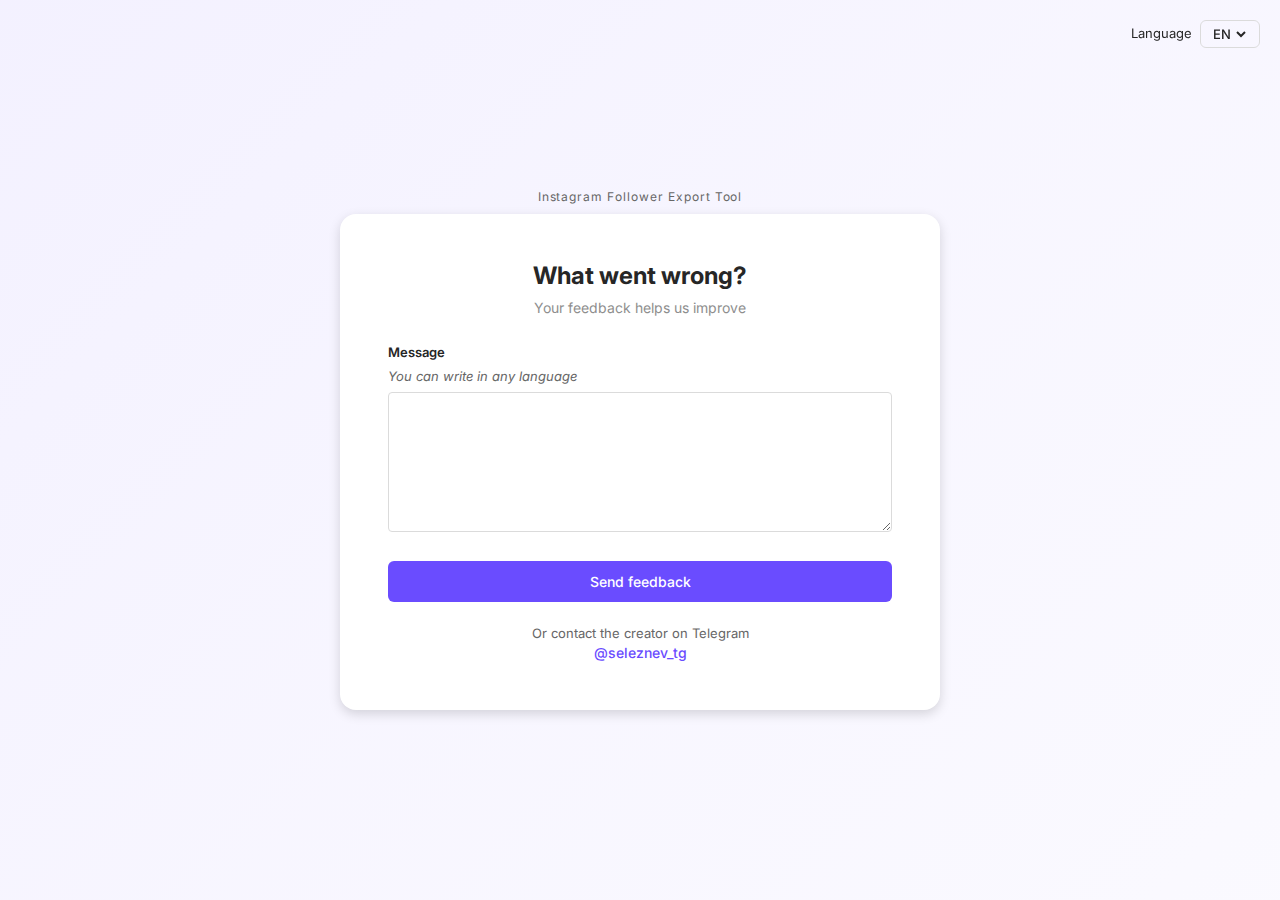
<file: uninstall/index.html>
<!DOCTYPE html>
<html lang="en">
<head>
  <meta charset="UTF-8">
  <meta name="viewport" content="width=device-width, initial-scale=1.0">
  <title>Feedback - Instagram Follower Export Tool</title>
  <link rel="preconnect" href="https://fonts.googleapis.com">
  <link rel="preconnect" href="https://fonts.gstatic.com" crossorigin>
  <link href="https://fonts.googleapis.com/css2?family=Inter:wght@400;500;600;700&display=swap" rel="stylesheet">
  <style>
    * {
      margin: 0;
      padding: 0;
      box-sizing: border-box;
    }

    :root {
      /* Primary - из tokens.ts расширения */
      --accent: #6A4CFF;
      --accent-hover: #5438e0;
      
      /* Text - из tokens.ts расширения */
      --text-primary: #262626;
      --text-secondary: #8e8e8e;
      --text-muted: #666666;
      
      /* Borders - из tokens.ts расширения */
      --border-color: #dbdbdb;
      --border-light: #efefef;
      
      /* Backgrounds */
      --bg-panel: #ffffff;
      --bg-secondary: #fafafa;
      --bg-hover: #f5f5f5;
      
      /* Border radius - из tokens.ts расширения */
      --radius-sm: 4px;
      --radius-md: 6px;
      --radius-lg: 16px;
      
      /* Shadows - из tokens.ts расширения */
      --shadow-sm: 0 1px 3px rgba(0, 0, 0, 0.1);
      --shadow-md: 0 4px 12px rgba(0, 0, 0, 0.15);
    }

    html {
      width: 100%;
      min-height: 100vh;
      background: linear-gradient(135deg,
        rgba(106, 76, 255, 0.08) 0%,
        rgba(106, 76, 255, 0.05) 50%,
        rgba(106, 76, 255, 0.03) 100%
      );
    }

    body {
      width: 100%;
      min-height: 100vh;
      font-family: 'Inter', -apple-system, BlinkMacSystemFont, 'Segoe UI', Roboto, Helvetica, Arial, sans-serif;
      line-height: 1.2;
      background: transparent;
      color: var(--text-primary);
      padding: 20px;
      margin: 0;
      display: flex;
      flex-direction: column;
      align-items: center;
      justify-content: center;
    }

    /* Language selector */
    .lang-selector {
      position: fixed;
      top: 20px;
      right: 20px;
      display: flex;
      align-items: center;
      gap: 8px;
      font-size: 13px;
      color: #262626;
      z-index: 100;
    }

    .lang-selector > span {
      color: #262626;
    }

    .lang-dropdown {
      position: relative;
    }

    .lang-btn {
      display: flex;
      align-items: center;
      gap: 4px;
      padding: 5px 12px;
      background: transparent;
      border: 1px solid var(--border-color);
      border-radius: 6px;
      font-size: 13px;
      font-weight: 500;
      color: #262626;
      cursor: pointer;
      transition: all 0.15s;
      font-family: inherit;
    }

    .lang-btn:hover {
      border-color: var(--accent);
      color: var(--accent);
    }

    .lang-btn svg {
      width: 12px;
      height: 12px;
      transition: transform 0.15s;
    }

    .lang-btn.open svg {
      transform: rotate(180deg);
    }

    .lang-menu {
      position: absolute;
      top: calc(100% + 4px);
      right: 0;
      width: 140px;
      background: #fff;
      border: 1px solid var(--border-color);
      border-radius: 6px;
      box-shadow: 0 4px 12px rgba(0,0,0,0.1);
      overflow: hidden;
      opacity: 0;
      visibility: hidden;
      transform: translateY(-8px);
      transition: all 0.15s;
    }

    .lang-menu.open {
      opacity: 1;
      visibility: visible;
      transform: translateY(0);
    }

    .lang-option {
      display: flex;
      align-items: center;
      justify-content: space-between;
      width: 100%;
      padding: 6px 12px;
      border: none;
      background: transparent;
      font-size: 13px;
      font-family: inherit;
      color: #262626;
      cursor: pointer;
      text-align: left;
      transition: background 0.15s;
    }

    .lang-option:hover {
      background: #fafafa;
    }

    .lang-option.active {
      background: #f3f0ff;
      color: var(--accent);
    }

    .lang-check {
      width: 16px;
      height: 16px;
      color: var(--accent);
      display: none;
      flex-shrink: 0;
    }

    .lang-option.active .lang-check {
      display: block;
    }

    /* Container */
    .container {
      max-width: 600px;
      width: 100%;
    }

    .brand-kicker {
      text-align: center;
      font-size: 12px;
      color: var(--text-muted);
      letter-spacing: 0.08em;
      margin: 0 0 10px 0;
      user-select: none;
    }

    /* Panel */
    .panel {
      background: var(--bg-panel);
      border-radius: var(--radius-lg);
      padding: 48px;
      box-shadow: var(--shadow-md);
    }

    /* Title */
    .page-title {
      font-size: 24px;
      font-weight: 700;
      color: var(--text-primary);
      margin-bottom: 8px;
      text-align: center;
      line-height: 1.1;
      line-height: 1.2;
    }

    .page-subtitle {
      font-size: 14px;
      color: var(--text-secondary);
      margin-bottom: 28px;
      text-align: center;
      line-height: 1.3;
    }

    /* Form */
    .form-group {
      margin-bottom: 0;
    }

    .form-group label {
      display: block;
      font-size: 13px;
      font-weight: 600;
      color: var(--text-primary);
      margin-bottom: 8px;
    }

    .hint {
      display: block;
      font-size: 13px;
      color: var(--text-muted);
      margin-top: 8px;
      margin-bottom: 8px;
      font-style: italic;
    }

    .form-group textarea {
      width: 100%;
      padding: 10px 12px;
      border: 1px solid var(--border-color);
      border-radius: var(--radius-sm);
      font-size: 13px;
      font-family: inherit;
      color: var(--text-primary);
      line-height: 1.3;
      transition: border-color 0.15s;
      background: #fff;
      min-height: 140px;
      resize: vertical;
    }

    .form-group textarea::placeholder {
      color: var(--text-muted);
    }

    .form-group textarea:focus {
      outline: none;
      border-color: var(--accent);
    }

    /* Button */
    .btn-submit {
      width: 100%;
      padding: 12px 20px;
      background: var(--accent);
      color: white;
      border: none;
      border-radius: var(--radius-md);
      font-size: 14px;
      font-weight: 500;
      cursor: pointer;
      transition: all 0.2s;
      font-family: inherit;
      margin-top: 24px;
    }

    .btn-submit:hover:not(:disabled) {
      background: var(--accent-hover);
    }

    .btn-submit:active:not(:disabled) {
      transform: translateY(0);
    }

    .btn-submit:disabled {
      opacity: 0.5;
      cursor: not-allowed;
    }

    /* Telegram footer */
    .telegram-footer {
      margin-top: 24px;
      padding: 0;
      display: flex;
      flex-direction: column;
      align-items: center;
      text-align: center;
      gap: 4px;
    }

    .telegram-footer p {
      font-size: 13px;
      color: var(--text-muted);
      margin: 0;
      text-align: center;
    }

    .telegram-footer a {
      font-size: 14px;
      color: var(--accent);
      text-decoration: none;
      font-weight: 500;
      transition: opacity 0.2s;
      text-align: center;
      margin: 0;
      direction: ltr;
      unicode-bidi: isolate;
      display: inline-block;
    }

    .telegram-footer a:hover {
      opacity: 0.8;
    }

    /* Success message */
    .success-panel {
      text-align: center;
      padding: 60px 48px;
    }

    .success-icon {
      width: 64px;
      height: 64px;
      background: linear-gradient(135deg, var(--accent), var(--accent-hover));
      border-radius: 50%;
      display: flex;
      align-items: center;
      justify-content: center;
      margin: 0 auto 20px;
    }

    .success-icon svg {
      width: 32px;
      height: 32px;
      color: white;
    }

    .success-title {
      font-size: 18px;
      font-weight: 600;
      color: var(--text-primary);
      margin-bottom: 8px;
    }

    .success-text {
      font-size: 14px;
      color: var(--text-secondary);
      line-height: 1.5;
    }

    /* Responsive */
    @media (max-width: 600px) {
      body {
        padding: 60px 16px 20px;
      }

      .panel {
        padding: 32px 24px;
      }

      .page-title {
        font-size: 24px;
      }

      .success-panel {
        padding: 48px 24px;
      }

      .lang-selector {
        top: 12px;
        right: 12px;
      }

      .lang-selector span {
        display: none;
      }
    }
  </style>
</head>
<body>
  <!-- Language selector -->
  <div class="lang-selector">
    <span data-i18n="langLabel">Language</span>
    <div class="lang-dropdown">
      <button class="lang-btn" id="langBtn" type="button">
        <span id="currentLang">EN</span>
        <svg viewBox="0 0 12 12" fill="none" stroke="currentColor" stroke-width="2">
          <path d="M2 4l4 4 4-4"/>
        </svg>
      </button>
      <div class="lang-menu" id="langMenu">
        <button class="lang-option" data-lang="ar"><span>العربية</span><svg class="lang-check" fill="none" stroke="currentColor" viewBox="0 0 24 24"><path stroke-linecap="round" stroke-linejoin="round" stroke-width="2" d="M5 13l4 4L19 7"/></svg></button>
        <button class="lang-option" data-lang="bn"><span>বাংলা</span><svg class="lang-check" fill="none" stroke="currentColor" viewBox="0 0 24 24"><path stroke-linecap="round" stroke-linejoin="round" stroke-width="2" d="M5 13l4 4L19 7"/></svg></button>
        <button class="lang-option" data-lang="de"><span>Deutsch</span><svg class="lang-check" fill="none" stroke="currentColor" viewBox="0 0 24 24"><path stroke-linecap="round" stroke-linejoin="round" stroke-width="2" d="M5 13l4 4L19 7"/></svg></button>
        <button class="lang-option" data-lang="en"><span>English</span><svg class="lang-check" fill="none" stroke="currentColor" viewBox="0 0 24 24"><path stroke-linecap="round" stroke-linejoin="round" stroke-width="2" d="M5 13l4 4L19 7"/></svg></button>
        <button class="lang-option" data-lang="es"><span>Español</span><svg class="lang-check" fill="none" stroke="currentColor" viewBox="0 0 24 24"><path stroke-linecap="round" stroke-linejoin="round" stroke-width="2" d="M5 13l4 4L19 7"/></svg></button>
        <button class="lang-option" data-lang="fr"><span>Français</span><svg class="lang-check" fill="none" stroke="currentColor" viewBox="0 0 24 24"><path stroke-linecap="round" stroke-linejoin="round" stroke-width="2" d="M5 13l4 4L19 7"/></svg></button>
        <button class="lang-option" data-lang="it"><span>Italiano</span><svg class="lang-check" fill="none" stroke="currentColor" viewBox="0 0 24 24"><path stroke-linecap="round" stroke-linejoin="round" stroke-width="2" d="M5 13l4 4L19 7"/></svg></button>
        <button class="lang-option" data-lang="hi"><span>हिन्दी</span><svg class="lang-check" fill="none" stroke="currentColor" viewBox="0 0 24 24"><path stroke-linecap="round" stroke-linejoin="round" stroke-width="2" d="M5 13l4 4L19 7"/></svg></button>
        <button class="lang-option" data-lang="ja"><span>日本語</span><svg class="lang-check" fill="none" stroke="currentColor" viewBox="0 0 24 24"><path stroke-linecap="round" stroke-linejoin="round" stroke-width="2" d="M5 13l4 4L19 7"/></svg></button>
        <button class="lang-option" data-lang="ko"><span>한국어</span><svg class="lang-check" fill="none" stroke="currentColor" viewBox="0 0 24 24"><path stroke-linecap="round" stroke-linejoin="round" stroke-width="2" d="M5 13l4 4L19 7"/></svg></button>
        <button class="lang-option" data-lang="pt"><span>Português</span><svg class="lang-check" fill="none" stroke="currentColor" viewBox="0 0 24 24"><path stroke-linecap="round" stroke-linejoin="round" stroke-width="2" d="M5 13l4 4L19 7"/></svg></button>
        <button class="lang-option" data-lang="ru"><span>Русский</span><svg class="lang-check" fill="none" stroke="currentColor" viewBox="0 0 24 24"><path stroke-linecap="round" stroke-linejoin="round" stroke-width="2" d="M5 13l4 4L19 7"/></svg></button>
        <button class="lang-option" data-lang="zh"><span>中文</span><svg class="lang-check" fill="none" stroke="currentColor" viewBox="0 0 24 24"><path stroke-linecap="round" stroke-linejoin="round" stroke-width="2" d="M5 13l4 4L19 7"/></svg></button>
      </div>
    </div>
  </div>

  <div class="container">
    <div class="brand-kicker">Instagram Follower Export Tool</div>
    <!-- Form panel -->
    <div class="panel" id="formPanel">
      <h1 class="page-title" data-i18n="title">What went wrong?</h1>
      <p class="page-subtitle" data-i18n="subtitle">Your feedback helps us improve</p>
      
      <form id="feedbackForm" onsubmit="submitForm(event)">
        <div class="form-group">
          <label for="message" data-i18n="messageLabel">Message</label>
          <span class="hint" data-i18n="messageHint">You can write in any language</span>
          <textarea 
            id="message" 
            required
          ></textarea>
        </div>
        
        <button type="submit" class="btn-submit" data-i18n="btnSend">Send feedback</button>
      </form>

      <div id="formError" style="display:none; margin-top:12px; font-size:13px; color:#b91c1c; background:rgba(239,68,68,0.08); border:1px solid rgba(239,68,68,0.25); padding:10px 12px; border-radius:10px;"></div>
      
      <div class="telegram-footer">
        <p data-i18n="telegramText">Or contact the creator on Telegram</p>
        <a href="https://t.me/seleznev_tg" target="_blank">@seleznev_tg</a>
      </div>
    </div>

    <!-- Success panel -->
    <div class="panel success-panel" id="successPanel" style="display: none;">
      <div class="success-icon">
        <svg viewBox="0 0 24 24" fill="none" stroke="currentColor" stroke-width="2.5">
          <path d="M20 6L9 17l-5-5"/>
        </svg>
      </div>
      <h2 class="success-title" data-i18n="successTitle">Thank you!</h2>
      <p class="success-text" data-i18n="successText">Your feedback has been received. We'll work on improving the extension!</p>
    </div>
  </div>

  <script>
    const SUPPORTED = ['ar', 'bn', 'de', 'en', 'es', 'fr', 'hi', 'it', 'ja', 'ko', 'pt', 'ru', 'zh'];

    const translations = {
      ar: {
        langLabel: 'اللغة',
        title: 'ما الذي حدث خطأ؟',
        subtitle: 'ملاحظاتك تساعدنا على التحسين',
        messageLabel: 'الرسالة',
        messageHint: 'يمكنك الكتابة بأي لغة',
        btnSend: 'إرسال الملاحظات',
        telegramText: 'أو تواصل مع المطوّر على تيليجرام',
        successTitle: 'شكرًا!',
        successText: 'تم استلام ملاحظاتك. سنعمل على تحسين الإضافة!'
      },
      bn: {
        langLabel: 'ভাষা',
        title: 'কি ভুল হয়েছে?',
        subtitle: 'আপনার মতামত আমাদের উন্নত করতে সাহায্য করে',
        messageLabel: 'বার্তা',
        messageHint: 'যে কোনো ভাষায় লিখতে পারেন',
        btnSend: 'ফিডব্যাক পাঠান',
        telegramText: 'অথবা টেলিগ্রামে নির্মাতার সাথে যোগাযোগ করুন',
        successTitle: 'ধন্যবাদ!',
        successText: 'আপনার ফিডব্যাক পাওয়া গেছে। আমরা এক্সটেনশনটি উন্নত করব!'
      },
      de: {
        langLabel: 'Sprache',
        title: 'Was ist schiefgelaufen?',
        subtitle: 'Dein Feedback hilft uns, besser zu werden',
        messageLabel: 'Nachricht',
        messageHint: 'Du kannst in jeder Sprache schreiben',
        btnSend: 'Feedback senden',
        telegramText: 'Oder kontaktiere den Ersteller auf Telegram',
        successTitle: 'Danke!',
        successText: 'Dein Feedback ist eingegangen. Wir verbessern die Erweiterung!'
      },
      en: {
        langLabel: 'Language',
        title: 'What went wrong?',
        subtitle: 'Your feedback helps us improve',
        messageLabel: 'Message',
        messageHint: 'You can write in any language',
        btnSend: 'Send feedback',
        telegramText: 'Or contact the creator on Telegram',
        successTitle: 'Thank you!',
        successText: "Your feedback has been received. We'll work on improving the extension!"
      },
      es: {
        langLabel: 'Idioma',
        title: '¿Qué salió mal?',
        subtitle: 'Tus comentarios nos ayudan a mejorar',
        messageLabel: 'Mensaje',
        messageHint: 'Puedes escribir en cualquier idioma',
        btnSend: 'Enviar comentarios',
        telegramText: 'O contacta al creador en Telegram',
        successTitle: '¡Gracias!',
        successText: 'Hemos recibido tus comentarios. ¡Mejoraremos la extensión!'
      },
      fr: {
        langLabel: 'Langue',
        title: 'Qu’est-ce qui n’a pas fonctionné ?',
        subtitle: 'Ton avis nous aide à nous améliorer',
        messageLabel: 'Message',
        messageHint: 'Tu peux écrire dans n’importe quelle langue',
        btnSend: 'Envoyer',
        telegramText: 'Ou contacte le créateur sur Telegram',
        successTitle: 'Merci !',
        successText: 'Ton avis a bien été reçu. Nous allons améliorer l’extension !'
      },
      hi: {
        langLabel: 'भाषा',
        title: 'क्या गलत हुआ?',
        subtitle: 'आपकी प्रतिक्रिया हमें बेहतर बनाने में मदद करती है',
        messageLabel: 'संदेश',
        messageHint: 'आप किसी भी भाषा में लिख सकते हैं',
        btnSend: 'फीडबैक भेजें',
        telegramText: 'या Telegram पर निर्माता से संपर्क करें',
        successTitle: 'धन्यवाद!',
        successText: 'आपका फीडबैक मिल गया है। हम एक्सटेंशन में सुधार करेंगे!'
      },
      it: {
        langLabel: 'Lingua',
        title: 'Cosa è andato storto?',
        subtitle: 'Il tuo feedback ci aiuta a migliorare',
        messageLabel: 'Messaggio',
        messageHint: 'Puoi scrivere in qualsiasi lingua',
        btnSend: 'Invia feedback',
        telegramText: 'Oppure contatta il creatore su Telegram',
        successTitle: 'Grazie!',
        successText: 'Il tuo feedback è stato ricevuto. Miglioreremo l\'estensione!'
      },
      ja: {
        langLabel: '言語',
        title: '何がうまくいきませんでしたか？',
        subtitle: 'フィードバックは改善に役立ちます',
        messageLabel: 'メッセージ',
        messageHint: 'どの言語でも書けます',
        btnSend: '送信',
        telegramText: 'または Telegram で作成者に連絡',
        successTitle: 'ありがとうございます！',
        successText: 'フィードバックを受け取りました。拡張機能を改善します！'
      },
      ko: {
        langLabel: '언어',
        title: '무엇이 잘못됐나요?',
        subtitle: '피드백은 개선에 도움이 됩니다',
        messageLabel: '메시지',
        messageHint: '어떤 언어로든 작성할 수 있어요',
        btnSend: '피드백 보내기',
        telegramText: '또는 Telegram에서 제작자에게 연락하세요',
        successTitle: '감사합니다!',
        successText: '피드백을 받았습니다. 확장 프로그램을 개선하겠습니다!'
      },
      pt: {
        langLabel: 'Idioma',
        title: 'O que deu errado?',
        subtitle: 'Seu feedback nos ajuda a melhorar',
        messageLabel: 'Mensagem',
        messageHint: 'Você pode escrever em qualquer idioma',
        btnSend: 'Enviar feedback',
        telegramText: 'Ou fale com o criador no Telegram',
        successTitle: 'Obrigado!',
        successText: 'Recebemos seu feedback. Vamos melhorar a extensão!'
      },
      ru: {
        langLabel: 'Язык',
        title: 'Что пошло не так?',
        subtitle: 'Ваш отзыв помогает нам улучшаться',
        messageLabel: 'Сообщение',
        messageHint: 'Можно писать на любом языке',
        btnSend: 'Отправить отзыв',
        telegramText: 'Или свяжитесь с создателем в Telegram',
        successTitle: 'Спасибо!',
        successText: 'Ваш отзыв получен. Мы будем работать над улучшением расширения!'
      },
      zh: {
        langLabel: '语言',
        title: '哪里出了问题？',
        subtitle: '你的反馈帮助我们改进',
        messageLabel: '消息',
        messageHint: '你可以使用任何语言',
        btnSend: '发送反馈',
        telegramText: '或在 Telegram 联系作者',
        successTitle: '谢谢！',
        successText: '已收到你的反馈。我们会持续改进扩展程序！'
      }
    };

    // Language detection
    function detectLang() {
      const params = new URLSearchParams(window.location.search);
      const langParam = (params.get('lang') || '').toLowerCase().split('-')[0];
      if (SUPPORTED.includes(langParam)) return langParam;
      
      const browserLang = (navigator.language || '').toLowerCase().split('-')[0];
      if (SUPPORTED.includes(browserLang)) return browserLang;
      
      return 'en';
    }

    let currentLang = detectLang();

    // Apply translations
    function applyTranslations() {
      const t = translations[currentLang] || translations.en;
      document.querySelectorAll('[data-i18n]').forEach(el => {
        const key = el.getAttribute('data-i18n');
        const text = (t && t[key]) || translations.en?.[key] || '';
        if (text) el.textContent = text;
      });

      document.documentElement.lang = currentLang;
      document.documentElement.dir = currentLang === 'ar' ? 'rtl' : 'ltr';
      
      document.getElementById('currentLang').textContent = currentLang.toUpperCase();
      
      document.querySelectorAll('.lang-option').forEach(opt => {
        opt.classList.toggle('active', opt.dataset.lang === currentLang);
      });
    }

    // Language switcher
    const langBtn = document.getElementById('langBtn');
    const langMenu = document.getElementById('langMenu');

    langBtn.addEventListener('click', () => {
      langBtn.classList.toggle('open');
      langMenu.classList.toggle('open');
    });

    document.querySelectorAll('.lang-option').forEach(opt => {
      opt.addEventListener('click', () => {
        currentLang = opt.dataset.lang;
        applyTranslations();
        langBtn.classList.remove('open');
        langMenu.classList.remove('open');
        
        const url = new URL(window.location);
        url.searchParams.set('lang', currentLang);
        history.replaceState(null, '', url);
      });
    });

    document.addEventListener('click', (e) => {
      if (!e.target.closest('.lang-dropdown')) {
        langBtn.classList.remove('open');
        langMenu.classList.remove('open');
      }
    });

    // Form submission
    async function submitForm(event) {
      event.preventDefault();
      
      const message = document.getElementById('message').value;
      
      const btn = document.querySelector('.btn-submit');
      btn.disabled = true;
      btn.textContent = '...';
      const formError = document.getElementById('formError');
      formError.style.display = 'none';
      formError.textContent = '';
      
      try {
        const res = await fetch('/api/ifet/feedback', {
          method: 'POST',
          headers: {
            'Content-Type': 'application/json',
          },
          body: JSON.stringify({
            type: 'uninstall',
            lang: currentLang,
            message: message,
            userAgent: navigator.userAgent,
            timestamp: new Date().toISOString()
          })
        });
        if (!res.ok) {
          const text = await res.text().catch(() => '');
          throw new Error(text || `Request failed (${res.status})`);
        }
      } catch (e) {
        console.error('Failed to send:', e);
        btn.disabled = false;
        btn.textContent = translations[currentLang]?.btnSend || translations.en?.btnSend || 'Send feedback';
        formError.textContent = (currentLang === 'ru')
          ? 'Не удалось отправить отзыв. Попробуйте ещё раз позже.'
          : 'Failed to send. Please try again later.';
        formError.style.display = 'block';
        return;
      }

      document.getElementById('formPanel').style.display = 'none';
      document.getElementById('successPanel').style.display = 'block';
      
      setTimeout(() => {
        try { window.close(); } catch(e) {}
      }, 3000);
    }

    // Init
    applyTranslations();
  </script>
</body>
</html>
</file>
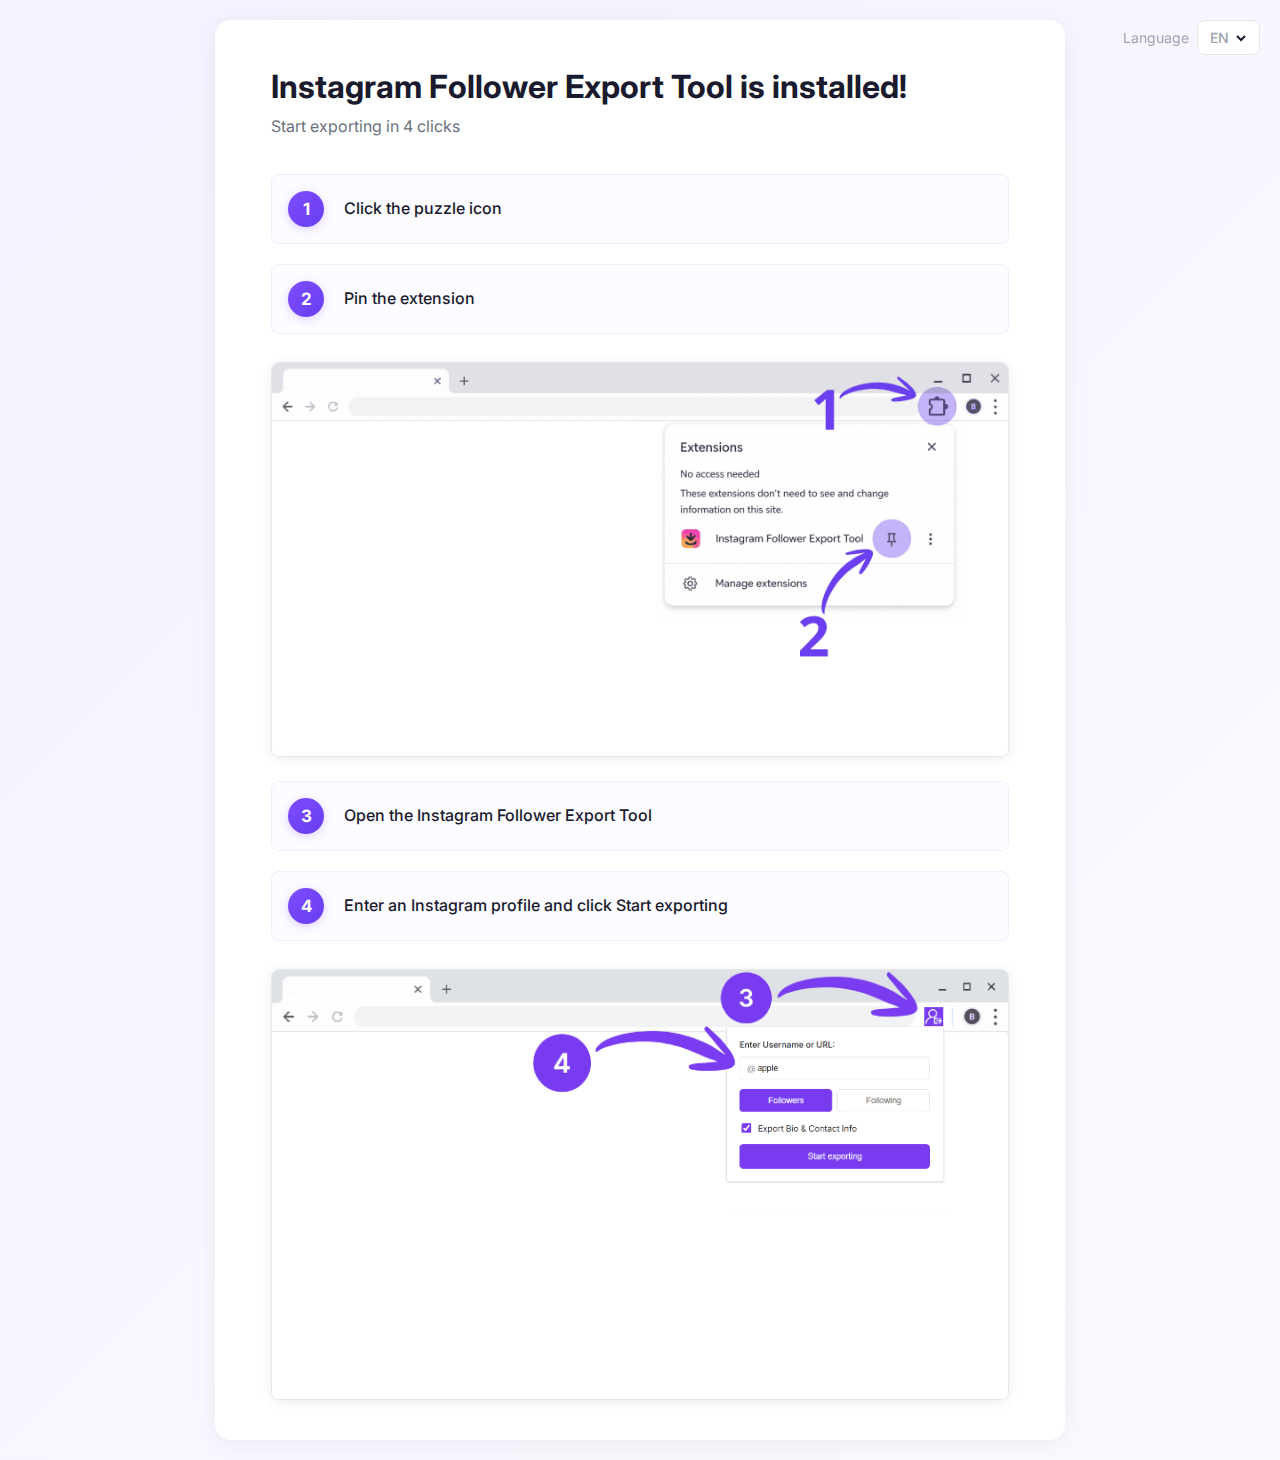
<file: welcome/index.html>
<!DOCTYPE html>
<html lang="en">
<head>
  <meta charset="UTF-8">
  <meta name="viewport" content="width=device-width, initial-scale=1.0">
  <title>Welcome - Instagram Follower Export Tool</title>
  <link rel="preconnect" href="https://fonts.googleapis.com">
  <link rel="preconnect" href="https://fonts.gstatic.com" crossorigin>
  <link href="https://fonts.googleapis.com/css2?family=Inter:wght@400;500;600;700&display=swap" rel="stylesheet">
  <style>
    * {
      margin: 0;
      padding: 0;
      box-sizing: border-box;
    }

    :root {
      --accent: #7C4DFF;
      --accent-hover: #6A3DF0;
      --text-primary: #1a1a2e;
      --text-secondary: #6b7280;
      --text-muted: #9ca3af;
      --border-color: #e5e7eb;
      --bg-panel: #ffffff;
      --radius: 16px;
      --radius-sm: 8px;
    }

    html {
      width: 100%;
      min-height: 100vh;
      background: linear-gradient(135deg,
        rgba(124, 77, 255, 0.08) 0%,
        rgba(124, 77, 255, 0.05) 50%,
        rgba(124, 77, 255, 0.03) 100%
      );
    }

    body {
      width: 100%;
      min-height: 100vh;
      font-family: 'Inter', system-ui, -apple-system, sans-serif;
      background: transparent;
      color: var(--text-primary);
      padding: 20px;
      margin: 0;
      display: flex;
      flex-direction: column;
      align-items: center;
      justify-content: center;
    }

    /* Language selector */
    .lang-selector {
      position: fixed;
      top: 20px;
      right: 20px;
      display: flex;
      align-items: center;
      gap: 8px;
      font-size: 14px;
      color: var(--text-secondary);
      z-index: 100;
    }

    .lang-selector span {
      color: var(--text-muted);
    }

    .lang-dropdown {
      position: relative;
    }

    .lang-btn {
      display: flex;
      align-items: center;
      gap: 6px;
      padding: 8px 12px;
      background: var(--bg-panel);
      border: 1px solid var(--border-color);
      border-radius: var(--radius-sm);
      font-size: 14px;
      font-weight: 500;
      color: var(--text-primary);
      cursor: pointer;
      transition: all 0.2s;
      font-family: inherit;
    }

    .lang-btn:hover {
      border-color: var(--accent);
    }

    .lang-btn svg {
      width: 12px;
      height: 12px;
      transition: transform 0.2s;
    }

    .lang-btn.open svg {
      transform: rotate(180deg);
    }

    .lang-menu {
      position: absolute;
      top: calc(100% + 4px);
      right: 0;
      background: var(--bg-panel);
      border: 1px solid var(--border-color);
      border-radius: var(--radius-sm);
      box-shadow: 0 4px 12px rgba(0,0,0,0.1);
      overflow: hidden;
      opacity: 0;
      visibility: hidden;
      transform: translateY(-8px);
      transition: all 0.2s;
    }

    .lang-menu.open {
      opacity: 1;
      visibility: visible;
      transform: translateY(0);
    }

    .lang-option {
      display: block;
      width: 100%;
      padding: 10px 16px;
      border: none;
      background: none;
      font-size: 14px;
      font-family: inherit;
      color: var(--text-primary);
      cursor: pointer;
      text-align: left;
      transition: background 0.15s;
    }

    .lang-option:hover {
      background: #f3f4f6;
    }

    .lang-option.active {
      color: var(--accent);
      font-weight: 500;
    }

    /* Container */
    .container {
      max-width: 850px;
      width: 100%;
    }

    /* Panel */
    .panel {
      background: var(--bg-panel);
      border-radius: var(--radius);
      padding: 48px 56px 40px;
      box-shadow: 0 4px 24px rgba(0, 0, 0, 0.06);
    }

    /* Title */
    .page-title {
      font-size: 32px;
      font-weight: 700;
      color: var(--text-primary);
      margin-bottom: 8px;
      text-align: start;
      line-height: 1.2;
    }

    .page-subtitle {
      font-size: 16px;
      color: var(--text-secondary);
      margin-bottom: 36px;
      text-align: start;
      line-height: 1.5;
    }

    html[dir="rtl"] .page-title,
    html[dir="rtl"] .page-subtitle {
      text-align: right;
    }

    /* Steps */
    .steps-list {
      list-style: none;
      margin: 0 0 28px;
      padding: 0;
    }

    .step-item {
      display: flex;
      gap: 20px;
      margin-bottom: 20px;
      align-items: flex-start;
      padding: 16px;
      background: linear-gradient(135deg, 
        rgba(124, 77, 255, 0.02) 0%,
        rgba(124, 77, 255, 0.02) 100%
      );
      border-radius: var(--radius-sm);
      border: 1px solid rgba(124, 77, 255, 0.08);
    }

    .step-item:last-child {
      margin-bottom: 0;
    }

    .step-number {
      flex-shrink: 0;
      width: 36px;
      height: 36px;
      background: linear-gradient(135deg, var(--accent) 0%, var(--accent-hover) 100%);
      color: white;
      border-radius: 50%;
      display: flex;
      align-items: center;
      justify-content: center;
      font-weight: 700;
      font-size: 17px;
      box-shadow: 0 2px 8px rgba(124, 77, 255, 0.25);
    }

    .step-text {
      flex: 1;
      font-size: 16px;
      line-height: 1.6;
      color: var(--text-primary);
      padding-top: 5px;
      font-weight: 500;
    }

    /* Screenshots */
    .screenshot-wrapper {
      margin: 24px 0;
      border-radius: var(--radius-sm);
      overflow: hidden;
      box-shadow: 0 2px 12px rgba(0, 0, 0, 0.08);
      border: 1px solid var(--border-color);
    }

    .screenshot-wrapper img {
      width: 100%;
      height: auto;
      display: block;
    }
    
    .screenshot-wrapper:last-child {
      margin-bottom: 0;
    }

    .screenshot-wrapper {
      cursor: pointer;
    }

    /* Click hint */
    .click-hint {
      position: fixed;
      top: 20px;
      right: 160px;
      display: flex;
      align-items: center;
      gap: 8px;
      background: var(--accent);
      color: white;
      padding: 10px 16px;
      border-radius: var(--radius-sm);
      font-size: 14px;
      font-weight: 600;
      box-shadow: 0 4px 16px rgba(124, 77, 255, 0.4);
      opacity: 0;
      visibility: hidden;
      transform: translateY(-10px);
      transition: all 0.3s ease;
      z-index: 99;
      animation: bounceUpDown 1s ease-in-out infinite;
    }

    .click-hint.show {
      opacity: 1;
      visibility: visible;
      transform: translateY(0);
    }

    .click-hint svg {
      width: 16px;
      height: 16px;
      flex-shrink: 0;
    }

    @keyframes bounceUpDown {
      0%, 100% {
        transform: translateY(0);
      }
      50% {
        transform: translateY(-8px);
      }
    }

    /* Responsive */
    @media (max-width: 900px) {
      .container {
        max-width: 95%;
      }
    }

    @media (max-width: 600px) {
      body {
        padding: 60px 16px 20px;
      }

      .panel {
        padding: 32px 20px 28px;
      }

      .page-title {
        font-size: 24px;
      }

      .page-subtitle {
        font-size: 15px;
        margin-bottom: 28px;
      }

      .step-item {
        gap: 14px;
        padding: 12px;
      }

      .step-number {
        width: 32px;
        height: 32px;
        font-size: 15px;
      }

      .step-text {
        font-size: 15px;
        padding-top: 4px;
      }

      .screenshot-wrapper {
        margin: 20px 0;
      }

      .lang-selector {
        top: 12px;
        right: 12px;
      }

      .lang-selector span {
        display: none;
      }

      .click-hint {
        right: 80px;
        font-size: 13px;
        padding: 8px 12px;
      }

      .click-hint svg {
        width: 14px;
        height: 14px;
      }
    }
  </style>
</head>
<body>
  <!-- Language selector -->
  <div class="lang-selector">
    <span data-i18n="langLabel">Language</span>
    <div class="lang-dropdown">
      <button class="lang-btn" id="langBtn" type="button">
        <span id="currentLang">EN</span>
        <svg viewBox="0 0 12 12" fill="none" stroke="currentColor" stroke-width="2">
          <path d="M2 4l4 4 4-4"/>
        </svg>
      </button>
      <div class="lang-menu" id="langMenu">
        <button class="lang-option" data-lang="ar">العربية</button>
        <button class="lang-option" data-lang="bn">বাংলা</button>
        <button class="lang-option" data-lang="de">Deutsch</button>
        <button class="lang-option" data-lang="en">English</button>
        <button class="lang-option" data-lang="es">Español</button>
        <button class="lang-option" data-lang="fr">Français</button>
        <button class="lang-option" data-lang="hi">हिन्दी</button>
        <button class="lang-option" data-lang="ja">日本語</button>
        <button class="lang-option" data-lang="ko">한국어</button>
        <button class="lang-option" data-lang="pt">Português</button>
        <button class="lang-option" data-lang="ru">Русский</button>
        <button class="lang-option" data-lang="zh">中文</button>
      </div>
    </div>
  </div>

  <!-- Click hint -->
  <div class="click-hint" id="clickHint">
    <span data-i18n="clickHintText">Start from here</span>
    <svg viewBox="0 0 24 24" fill="none" stroke="currentColor" stroke-width="2.5" stroke-linecap="round" stroke-linejoin="round">
      <path d="M12 19V5M5 12l7-7 7 7"/>
    </svg>
  </div>

  <div class="container">
    <div class="panel">
      <h1 class="page-title" data-i18n="title">Instagram Follower Export tool is installed!</h1>
      <p class="page-subtitle" data-i18n="subtitle">Start exporting in 4 clicks</p>
      
      <ol class="steps-list">
        <li class="step-item">
          <div class="step-number">1</div>
          <div class="step-text" data-i18n="step1">Click the puzzle icon</div>
        </li>
        <li class="step-item">
          <div class="step-number">2</div>
          <div class="step-text" data-i18n="step2">Pin the extension</div>
        </li>
      </ol>

      <div class="screenshot-wrapper">
        <img src="./img/pin.png" alt="Pin extension" loading="lazy">
      </div>

      <ol class="steps-list" start="3">
        <li class="step-item">
          <div class="step-number">3</div>
          <div class="step-text" data-i18n="step3">Open the Instagram Follower Export Tool</div>
        </li>
        <li class="step-item">
          <div class="step-number">4</div>
          <div class="step-text" data-i18n="step4">Enter an Instagram profile and click Start exporting</div>
        </li>
      </ol>

      <div class="screenshot-wrapper">
        <img src="./img/start.png" alt="Start exporting" loading="lazy">
      </div>
    </div>
  </div>

  <script>
    const SUPPORTED = ['ar', 'bn', 'de', 'en', 'es', 'fr', 'hi', 'ja', 'ko', 'pt', 'ru', 'zh'];

    // Translations (12 languages)
    const translations = {
      ar: {
        langLabel: 'اللغة',
        title: 'تم تثبيت Instagram Follower Export Tool!',
        subtitle: 'ابدأ التصدير في 4 نقرات',
        step1: 'انقر على أيقونة القطعة (Puzzle)',
        step2: 'ثبّت الإضافة',
        step3: 'افتح Instagram Follower Export Tool',
        step4: 'أدخل ملف تعريف Instagram واضغط Start exporting',
        clickHintText: 'ابدأ من هنا'
      },
      bn: {
        langLabel: 'ভাষা',
        title: 'Instagram Follower Export Tool ইনস্টল হয়েছে!',
        subtitle: '৪ ক্লিকে এক্সপোর্ট শুরু করুন',
        step1: 'পাজল আইকনে ক্লিক করুন',
        step2: 'এক্সটেনশনটি পিন করুন',
        step3: 'Instagram Follower Export Tool খুলুন',
        step4: 'একটি Instagram প্রোফাইল লিখে Start exporting ক্লিক করুন',
        clickHintText: 'এখান থেকে শুরু করুন'
      },
      de: {
        langLabel: 'Sprache',
        title: 'Instagram Follower Export Tool ist installiert!',
        subtitle: 'Starte den Export in 4 Klicks',
        step1: 'Klicke auf das Puzzle‑Symbol',
        step2: 'Pinne die Erweiterung an',
        step3: 'Öffne das Instagram Follower Export Tool',
        step4: 'Gib ein Instagram‑Profil ein und klicke auf Start exporting',
        clickHintText: 'Hier starten'
      },
      en: {
        langLabel: 'Language',
        title: 'Instagram Follower Export Tool is installed!',
        subtitle: 'Start exporting in 4 clicks',
        step1: 'Click the puzzle icon',
        step2: 'Pin the extension',
        step3: 'Open the Instagram Follower Export Tool',
        step4: 'Enter an Instagram profile and click Start exporting',
        clickHintText: 'Start from here'
      },
      es: {
        langLabel: 'Idioma',
        title: '¡Instagram Follower Export Tool está instalado!',
        subtitle: 'Empieza a exportar en 4 clics',
        step1: 'Haz clic en el icono de rompecabezas',
        step2: 'Fija la extensión',
        step3: 'Abre Instagram Follower Export Tool',
        step4: 'Introduce un perfil de Instagram y haz clic en Start exporting',
        clickHintText: 'Empieza aquí'
      },
      fr: {
        langLabel: 'Langue',
        title: 'Instagram Follower Export Tool est installé !',
        subtitle: 'Démarrez l’export en 4 clics',
        step1: 'Cliquez sur l’icône puzzle',
        step2: 'Épinglez l’extension',
        step3: 'Ouvrez Instagram Follower Export Tool',
        step4: 'Saisissez un profil Instagram puis cliquez sur Start exporting',
        clickHintText: 'Commencez ici'
      },
      hi: {
        langLabel: 'भाषा',
        title: 'Instagram Follower Export Tool इंस्टॉल हो गया है!',
        subtitle: '4 क्लिक में एक्सपोर्ट शुरू करें',
        step1: 'पज़ल आइकन पर क्लिक करें',
        step2: 'एक्सटेंशन को पिन करें',
        step3: 'Instagram Follower Export Tool खोलें',
        step4: 'एक Instagram प्रोफ़ाइल दर्ज करें और Start exporting पर क्लिक करें',
        clickHintText: 'यहाँ से शुरू करें'
      },
      ja: {
        langLabel: '言語',
        title: 'Instagram Follower Export Tool がインストールされました！',
        subtitle: '4クリックでエクスポート開始',
        step1: 'パズルアイコンをクリック',
        step2: '拡張機能をピン留め',
        step3: 'Instagram Follower Export Tool を開く',
        step4: 'Instagramプロフィールを入力して Start exporting をクリック',
        clickHintText: 'ここから開始'
      },
      ko: {
        langLabel: '언어',
        title: 'Instagram Follower Export Tool이(가) 설치되었습니다!',
        subtitle: '4번 클릭으로 내보내기 시작',
        step1: '퍼즐 아이콘을 클릭하세요',
        step2: '확장 프로그램을 고정하세요',
        step3: 'Instagram Follower Export Tool을 여세요',
        step4: 'Instagram 프로필을 입력하고 Start exporting을 클릭하세요',
        clickHintText: '여기서 시작'
      },
      pt: {
        langLabel: 'Idioma',
        title: 'O Instagram Follower Export Tool está instalado!',
        subtitle: 'Comece a exportar em 4 cliques',
        step1: 'Clique no ícone de quebra‑cabeça',
        step2: 'Fixe a extensão',
        step3: 'Abra o Instagram Follower Export Tool',
        step4: 'Digite um perfil do Instagram e clique em Start exporting',
        clickHintText: 'Comece por aqui'
      },
      ru: {
        langLabel: 'Язык',
        title: 'Instagram Follower Export Tool установлен!',
        subtitle: 'Начните экспорт за 4 клика',
        step1: 'Нажмите на иконку пазла',
        step2: 'Закрепите расширение',
        step3: 'Откройте Instagram Follower Export Tool',
        step4: 'Введите профиль Instagram и нажмите Начать экспорт',
        clickHintText: 'Начните отсюда'
      },
      zh: {
        langLabel: '语言',
        title: 'Instagram Follower Export Tool 已安装！',
        subtitle: '4 次点击开始导出',
        step1: '点击拼图图标',
        step2: '固定扩展程序',
        step3: '打开 Instagram Follower Export Tool',
        step4: '输入一个 Instagram 账号并点击 Start exporting',
        clickHintText: '从这里开始'
      }
    };

    // Language detection
    function detectLang() {
      const params = new URLSearchParams(window.location.search);
      const langParam = (params.get('lang') || '').toLowerCase().split('-')[0];
      if (SUPPORTED.includes(langParam)) return langParam;
      
      const browserLang = (navigator.language || '').toLowerCase().split('-')[0];
      if (SUPPORTED.includes(browserLang)) return browserLang;
      
      return 'en';
    }

    let currentLang = detectLang();

    // Apply translations
    function applyTranslations() {
      const t = translations[currentLang] || translations.en;
      document.querySelectorAll('[data-i18n]').forEach(el => {
        const key = el.getAttribute('data-i18n');
        const text = (t && t[key]) || translations.en?.[key] || '';
        if (text) el.textContent = text;
      });

      document.documentElement.lang = currentLang;
      document.documentElement.dir = currentLang === 'ar' ? 'rtl' : 'ltr';
      
      document.getElementById('currentLang').textContent = currentLang.toUpperCase();
      
      document.querySelectorAll('.lang-option').forEach(opt => {
        opt.classList.toggle('active', opt.dataset.lang === currentLang);
      });
    }

    // Language switcher
    const langBtn = document.getElementById('langBtn');
    const langMenu = document.getElementById('langMenu');

    langBtn.addEventListener('click', () => {
      langBtn.classList.toggle('open');
      langMenu.classList.toggle('open');
    });

    document.querySelectorAll('.lang-option').forEach(opt => {
      opt.addEventListener('click', () => {
        currentLang = opt.dataset.lang;
        applyTranslations();
        langBtn.classList.remove('open');
        langMenu.classList.remove('open');
        
        const url = new URL(window.location);
        url.searchParams.set('lang', currentLang);
        history.replaceState(null, '', url);
      });
    });

    document.addEventListener('click', (e) => {
      if (!e.target.closest('.lang-dropdown')) {
        langBtn.classList.remove('open');
        langMenu.classList.remove('open');
      }
    });

    // Click hint functionality
    const clickHint = document.getElementById('clickHint');
    let hintTimeout;

    function showClickHint() {
      // Clear any existing timeout
      if (hintTimeout) {
        clearTimeout(hintTimeout);
      }

      // Show hint
      clickHint.classList.add('show');

      // Hide after 3 seconds
      hintTimeout = setTimeout(() => {
        clickHint.classList.remove('show');
      }, 3000);
    }

    // Add click handlers to all screenshot images
    document.querySelectorAll('.screenshot-wrapper').forEach(wrapper => {
      wrapper.addEventListener('click', showClickHint);
    });

    applyTranslations();
  </script>
</body>
</html>
</file>
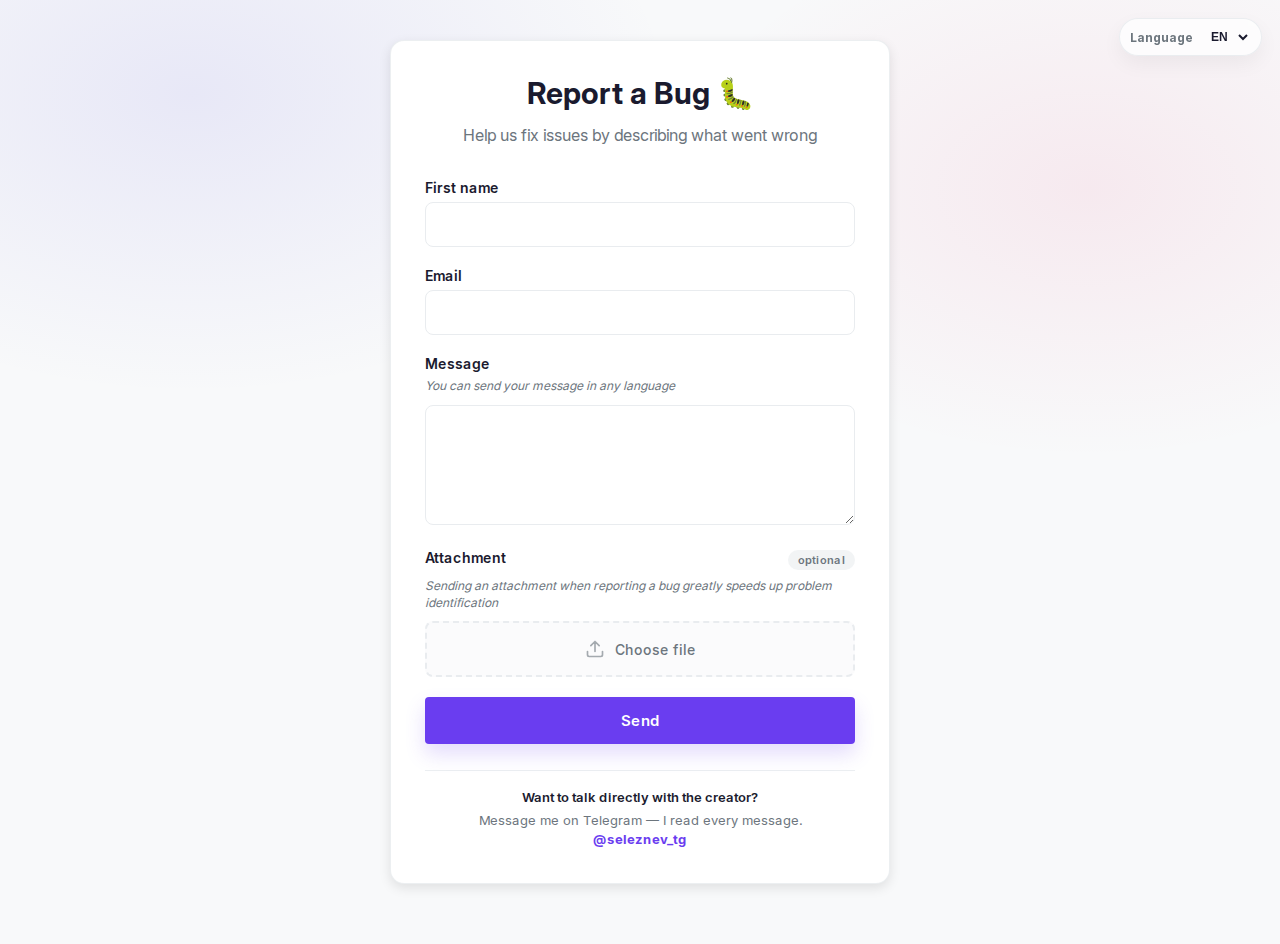
<file: ifet/bug/index.html>
<!DOCTYPE html>
<html lang="en">
<head>
  <meta charset="UTF-8">
  <meta name="viewport" content="width=device-width, initial-scale=1.0">
  <title>Instagram Follower Export Tool — Report a Bug</title>
  <link rel="icon" type="image/png" sizes="32x32" href="../icons/icon32.png?v=20251219">
  <link rel="icon" type="image/png" sizes="16x16" href="../icons/icon16.png?v=20251219">
  <link rel="apple-touch-icon" sizes="128x128" href="../icons/icon128.png?v=20251219">
  <link rel="preload" href="../fonts/InterVariable.woff2" as="font" type="font/woff2" crossorigin>
  <link rel="stylesheet" href="../common.css">
</head>
<body>
  <div class="container">
    <div class="lang-select fixed">
      <label for="langSelect" data-i18n="langLabel">Language</label>
      <select id="langSelect" aria-label="Language">
        <option value="en">EN</option>
        <option value="ru">RU</option>
      </select>
    </div>

    <div class="panel" id="bugForm">
      <h1 class="page-title" data-i18n="title">Report a Bug 🐛</h1>
      <p class="page-subtitle" data-i18n="subtitle">Help us fix issues by describing what went wrong</p>
      
      <form onsubmit="submitBugReport(event)">
        <div class="form-group">
          <label for="firstName" data-i18n="firstNameLabel">First name</label>
          <input type="text" id="firstName">
        </div>
        
        <div class="form-group">
          <label for="email" data-i18n="emailLabel">Email</label>
          <input type="email" id="email" required>
        </div>
        
        <div class="form-group">
          <label for="message" data-i18n="messageLabel">Message</label>
          <div class="form-help" data-i18n="messageHelp">You can send your message in any language</div>
          <textarea id="message" required></textarea>
        </div>

        <div class="form-group">
          <div class="form-row">
            <label for="attachment" data-i18n="attachmentLabel">Attachment</label>
            <span class="optional-badge" data-i18n="optional">optional</span>
          </div>
          <div class="form-help" data-i18n="attachmentHelp">Sending an attachment when reporting a bug greatly speeds up problem identification</div>
          <div class="file-upload-wrapper">
            <input type="file" id="attachment" onchange="updateFileName(this)" />
            <div class="file-upload-button">
              <svg viewBox="0 0 24 24" fill="none" stroke="currentColor">
                <path d="M21 15v4a2 2 0 01-2 2H5a2 2 0 01-2-2v-4M17 8l-5-5-5 5M12 3v12" stroke-width="2" stroke-linecap="round" stroke-linejoin="round"/>
              </svg>
              <span data-i18n="chooseFile">Choose file</span>
            </div>
          </div>
          <div id="fileName" class="file-name" style="display: none;"></div>
        </div>
        
        <div class="form-actions-center">
          <button type="submit" class="btn btn-primary" data-i18n="btnSend">Send</button>
        </div>
      </form>
      <div id="sendError" class="send-error" hidden></div>

      <div class="creator-note">
        <div class="creator-note-title" data-i18n="creatorTitle">Want to talk directly with the creator?</div>
        <div class="creator-note-text">
          <span data-i18n="creatorText">Message me on Telegram — I read every message.</span><br>
          <a href="https://t.me/seleznev_tg" target="_blank" rel="noopener noreferrer">@seleznev_tg</a>
        </div>
      </div>
    </div>
    
    <div class="panel" id="successMessage" style="display: none;">
      <div class="success-message">
        <h1 data-i18n="successTitle">Thank you! 🙏</h1>
        <p data-i18n="successText">We'll investigate this issue and work on a fix!</p>
      </div>
    </div>
  </div>
  
  <script src="../lang.js"></script>
  <script>
    (function () {
    // Translations
    const translations = {
      en: {
        langLabel: 'Language',
        title: 'Report a Bug 🐛',
        subtitle: 'Help us fix issues by describing what went wrong',
        firstNameLabel: 'First name',
        emailLabel: 'Email',
        messageLabel: 'Message',
        messageHelp: 'You can send your message in any language',
        attachmentLabel: 'Attachment',
        attachmentHelp: 'Sending an attachment when reporting a bug greatly speeds up problem identification',
        optional: 'optional',
        chooseFile: 'Choose file',
        btnSend: 'Send',
        creatorTitle: 'Want to talk directly with the creator?',
        creatorText: 'Message me on Telegram — I read every message.',
        successTitle: 'Thank you! 🙏',
        successText: "We'll investigate this issue and work on a fix!"
      },
      ru: {
        langLabel: 'Язык',
        title: 'Сообщить об ошибке 🐛',
        subtitle: 'Помогите нам исправить проблемы, описав что пошло не так',
        firstNameLabel: 'Имя',
        emailLabel: 'Email',
        messageLabel: 'Сообщение',
        messageHelp: 'Можно написать сообщение на любом языке',
        attachmentLabel: 'Вложение',
        attachmentHelp: 'Вложение при сообщении об ошибке значительно ускоряет выявление проблемы',
        optional: 'необязательно',
        chooseFile: 'Выбрать файл',
        btnSend: 'Отправить',
        creatorTitle: 'Хотите написать создателю напрямую?',
        creatorText: 'Напишите мне в Telegram — я читаю каждое сообщение.',
        successTitle: 'Спасибо! 🙏',
        successText: 'Мы изучим эту проблему и поработаем над исправлением!'
      }
    };
    
    // Wait for lang.js to load and DOM to be ready
    function initTranslations() {
      if (window.IFET && window.IFET.initTranslations) {
        window.IFET.initTranslations(translations);
        const lang = window.IFET.currentLang || 'en';

        // Setup language selector (EN/RU) -> updates ?lang=...
        const select = document.getElementById('langSelect');
        if (select) {
          select.value = (lang === 'ru') ? 'ru' : 'en';
          select.addEventListener('change', () => {
            const next = (select.value === 'ru') ? 'ru' : 'en';
            const url = new URL(window.location.href);
            url.searchParams.set('lang', next);
            window.location.href = url.toString();
          });
        }
      } else {
        setTimeout(initTranslations, 50);
      }
    }
    
    if (document.readyState === 'loading') {
      document.addEventListener('DOMContentLoaded', initTranslations);
    } else {
      initTranslations();
    }
    
    // Update file name display
    function updateFileName(input) {
      const fileNameDiv = document.getElementById('fileName');
      if (input.files && input.files[0]) {
        fileNameDiv.textContent = input.files[0].name;
        fileNameDiv.style.display = 'inline-flex';
      } else {
        fileNameDiv.style.display = 'none';
      }
    }

    // Expose for inline HTML handlers (onsubmit/onchange)
    window.updateFileName = updateFileName;
    
    // Submit bug report
    async function submitBugReport(event) {
      event.preventDefault();

      const errEl = document.getElementById('sendError');
      if (errEl) {
        errEl.hidden = true;
        errEl.textContent = '';
      }
      
      const firstName = (document.getElementById('firstName').value || '').trim();
      const email = document.getElementById('email').value;
      const message = document.getElementById('message').value;
      const fileInput = document.getElementById('attachment');
      const file = fileInput && fileInput.files && fileInput.files[0] ? fileInput.files[0] : null;
      
      try {
        let attachment = null;
        if (file) {
          // Keep it simple: send as base64 in JSON. (Server can ignore if unsupported.)
          const dataUrl = await new Promise((resolve, reject) => {
            const reader = new FileReader();
            reader.onload = () => resolve(String(reader.result || ''));
            reader.onerror = () => reject(reader.error || new Error('File read failed'));
            reader.readAsDataURL(file);
          });
          attachment = {
            name: file.name,
            type: file.type || 'application/octet-stream',
            dataUrl
          };
        }

        // Send bug report to server
        const response = await fetch('https://webexport.pro/api/ifet/feedback', {
          method: 'POST',
          headers: {
            'Content-Type': 'application/json',
          },
          body: JSON.stringify({
            type: 'bug',
            lang: window.IFET.currentLang,
            firstName,
            email: email,
            message: message,
            attachment,
            userAgent: navigator.userAgent,
            timestamp: new Date().toISOString()
          })
        });

        if (!response.ok) {
          const body = await response.text().catch(() => '');
          throw new Error(`HTTP ${response.status}: ${body || 'Request failed'}`);
        }
        
        // Show success message
        document.getElementById('bugForm').style.display = 'none';
        document.getElementById('successMessage').style.display = 'block';
        
        // Close after 3 seconds
        setTimeout(() => window.close(), 3000);
      } catch (error) {
        console.error('Failed to send bug report:', error);
        if (errEl) {
          errEl.hidden = false;
          errEl.textContent =
            'Failed to send. Please try again.\n\n' +
            String(error && error.message ? error.message : error);
        } else {
          alert('Failed to send. Please try again.\n\n' + (error && error.message ? error.message : error));
        }
      }
    }

    // Expose for inline HTML handler (onsubmit)
    window.submitBugReport = submitBugReport;
    })();
  </script>
</body>
</html>
</file>
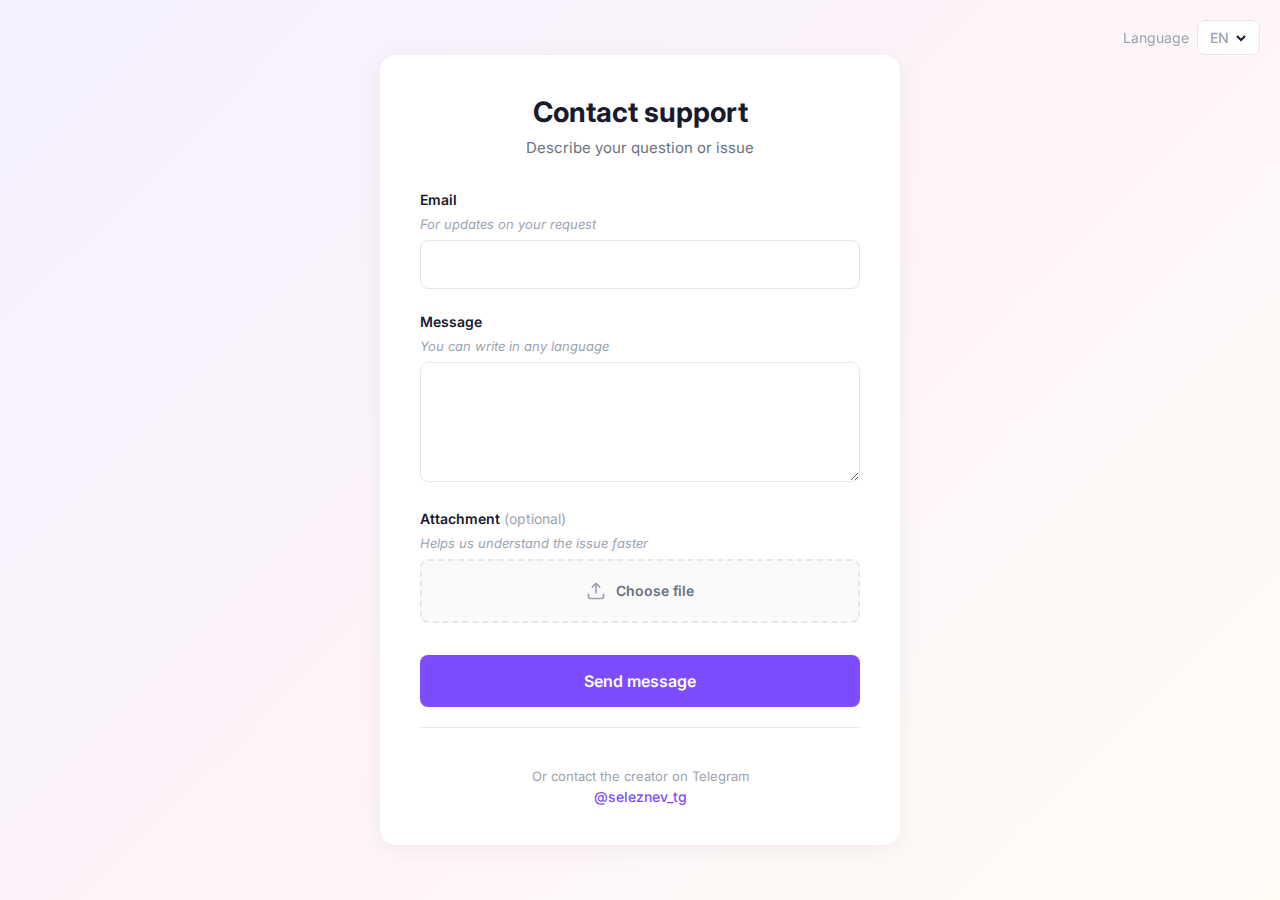
<file: ifet/support/index.html>
<!DOCTYPE html>
<html lang="en">
<head>
  <meta charset="UTF-8">
  <meta name="viewport" content="width=device-width, initial-scale=1.0">
  <title>Contact support - Instagram Follower Export Tool</title>
  <link rel="preconnect" href="https://fonts.googleapis.com">
  <link rel="preconnect" href="https://fonts.gstatic.com" crossorigin>
  <link href="https://fonts.googleapis.com/css2?family=Inter:wght@400;500;600;700&display=swap" rel="stylesheet">
  <style>
    * { margin: 0; padding: 0; box-sizing: border-box; }

    :root {
      --accent: #7C4DFF;
      --accent-hover: #6A3DF0;
      --text-primary: #1a1a2e;
      --text-secondary: #6b7280;
      --text-muted: #9ca3af;
      --border-color: #e5e7eb;
      --bg-panel: #ffffff;
      --radius: 16px;
      --radius-sm: 8px;
    }

    html {
      width: 100%;
      min-height: 100vh;
      background: linear-gradient(135deg,
        rgba(124, 77, 255, 0.08) 0%,
        rgba(236, 72, 153, 0.06) 50%,
        rgba(251, 191, 36, 0.04) 100%
      );
    }

    body {
      width: 100%;
      min-height: 100vh;
      font-family: 'Inter', system-ui, -apple-system, sans-serif;
      background: transparent;
      color: var(--text-primary);
      padding: 20px;
      margin: 0;
      display: flex;
      flex-direction: column;
      align-items: center;
      justify-content: center;
    }

    /* Language selector */
    .lang-selector {
      position: fixed;
      top: 20px;
      right: 20px;
      display: flex;
      align-items: center;
      gap: 8px;
      font-size: 14px;
      color: var(--text-secondary);
      z-index: 9999;
      pointer-events: auto;
    }
    .lang-selector span { color: var(--text-muted); }
    .lang-dropdown { position: relative; }
    .lang-btn {
      display: flex;
      align-items: center;
      gap: 6px;
      padding: 8px 12px;
      background: var(--bg-panel);
      border: 1px solid var(--border-color);
      border-radius: var(--radius-sm);
      font-size: 14px;
      font-weight: 500;
      color: var(--text-primary);
      cursor: pointer;
      transition: all 0.2s;
      font-family: inherit;
    }
    .lang-btn:hover { border-color: var(--accent); }
    .lang-btn svg { width: 12px; height: 12px; transition: transform 0.2s; }
    .lang-btn.open svg { transform: rotate(180deg); }

    .lang-menu {
      position: absolute;
      top: calc(100% + 4px);
      right: 0;
      background: var(--bg-panel);
      border: 1px solid var(--border-color);
      border-radius: var(--radius-sm);
      box-shadow: 0 4px 12px rgba(0,0,0,0.1);
      overflow: hidden;
      opacity: 0;
      visibility: hidden;
      transform: translateY(-8px);
      transition: all 0.2s;
      z-index: 10000;
    }
    .lang-menu.open { opacity: 1; visibility: visible; transform: translateY(0); }
    .lang-option {
      display: block;
      width: 100%;
      padding: 10px 16px;
      border: none;
      background: none;
      font-size: 14px;
      font-family: inherit;
      color: var(--text-primary);
      cursor: pointer;
      text-align: left;
      transition: background 0.15s;
    }
    .lang-option:hover { background: #f3f4f6; }
    .lang-option.active { color: var(--accent); font-weight: 500; }

    /* Container */
    .container { max-width: 520px; width: 100%; }

    /* Panel */
    .panel {
      background: var(--bg-panel);
      border-radius: var(--radius);
      /* symmetric padding as on bug page */
      padding: 40px;
      box-shadow: 0 4px 24px rgba(0, 0, 0, 0.06);
    }

    .page-title {
      font-size: 28px;
      font-weight: 700;
      color: var(--text-primary);
      margin-bottom: 8px;
      text-align: center;
    }
    .page-subtitle {
      font-size: 15px;
      color: var(--text-secondary);
      margin-bottom: 32px;
      text-align: center;
      line-height: 1.5;
    }

    .form-group { margin-bottom: 24px; }
    .form-group label {
      display: block;
      font-size: 14px;
      font-weight: 600;
      color: var(--text-primary);
      margin-bottom: 8px;
    }

    .form-group input[type="email"],
    .form-group textarea {
      width: 100%;
      padding: 14px 16px;
      border: 1px solid var(--border-color);
      border-radius: var(--radius-sm);
      font-size: 15px;
      font-family: inherit;
      color: var(--text-primary);
      transition: border-color 0.2s, box-shadow 0.2s;
      background: #fff;
    }

    .form-group input:focus,
    .form-group textarea:focus {
      outline: none;
      border-color: var(--accent);
      box-shadow: 0 0 0 3px rgba(124, 77, 255, 0.1);
    }

    .form-group textarea { min-height: 120px; resize: vertical; }

    .hint {
      display: block;
      font-size: 13px;
      color: var(--text-muted);
      margin-top: 8px;
      margin-bottom: 8px;
      font-style: italic;
    }

    .optional-badge { color: var(--text-muted); font-weight: 400; }

    /* File upload */
    .file-upload-wrapper { margin-top: 8px; }
    .file-upload-area {
      display: flex !important;
      flex-direction: row;
      align-items: center;
      justify-content: center !important;
      gap: 10px;
      width: 100%;
      text-align: center;
      padding: 20px;
      border: 2px dashed var(--border-color);
      border-radius: var(--radius-sm);
      cursor: pointer;
      transition: all 0.2s;
      background: #fafafa;
    }
    .file-upload-area:hover { border-color: var(--accent); background: rgba(124, 77, 255, 0.02); }
    .file-upload-area.has-file { border-style: solid; border-color: var(--accent); background: rgba(124, 77, 255, 0.04); }
    .file-upload-area svg { width: 20px; height: 20px; color: var(--text-muted); flex-shrink: 0; }
    .file-upload-area.has-file svg { color: var(--accent); }
    .file-upload-text { font-size: 14px; color: var(--text-secondary); line-height: 1; }
    .file-upload-area.has-file .file-upload-text { color: var(--accent); font-weight: 500; }
    .file-input { display: none; }

    /* Button */
    .btn-submit {
      width: 100%;
      padding: 16px 24px;
      background: var(--accent);
      color: white;
      border: none;
      border-radius: var(--radius-sm);
      font-size: 16px;
      font-weight: 600;
      cursor: pointer;
      transition: all 0.2s;
      font-family: inherit;
      margin-top: 8px;
    }
    .btn-submit:hover:not(:disabled) {
      background: var(--accent-hover);
      transform: translateY(-1px);
      box-shadow: 0 4px 12px rgba(124, 77, 255, 0.3);
    }
    .btn-submit:active:not(:disabled) { transform: translateY(0); }
    .btn-submit:disabled { opacity: 0.6; cursor: not-allowed; }

    /* Telegram footer */
    .telegram-footer {
      display: flex;
      flex-direction: column;
      align-items: center;
      text-align: center;
      margin-top: 20px;
      padding: 40px 0 0;
      border-top: 1px solid var(--border-color);
    }
    .telegram-footer p { font-size: 13px; color: var(--text-muted); margin-bottom: 4px; }
    .telegram-footer a {
      font-size: 14px;
      color: var(--accent);
      text-decoration: none;
      font-weight: 500;
      transition: opacity 0.2s;
      direction: ltr;
      unicode-bidi: isolate;
      display: inline-block;
    }
    .telegram-footer a:hover { opacity: 0.8; }

    /* Success message */
    .success-panel { text-align: center; padding: 60px 40px; }
    .success-icon {
      width: 64px;
      height: 64px;
      background: linear-gradient(135deg, var(--accent), #EC4899);
      border-radius: 50%;
      display: flex;
      align-items: center;
      justify-content: center;
      margin: 0 auto 20px;
    }
    .success-icon svg { width: 32px; height: 32px; color: white; }
    .success-title { font-size: 24px; font-weight: 700; color: var(--text-primary); margin-bottom: 8px; }
    .success-text { font-size: 15px; color: var(--text-secondary); line-height: 1.5; }

    @media (max-width: 600px) {
      body { padding: 60px 16px 20px; }
      .panel { padding: 24px; }
      .page-title { font-size: 24px; }
      .lang-selector { top: 12px; right: 12px; }
      .lang-selector span { display: none; }
    }
  </style>
</head>
<body>
  <div class="lang-selector">
    <span data-i18n="langLabel">Language</span>
    <div class="lang-dropdown">
      <button class="lang-btn" id="langBtn" type="button">
        <span id="currentLang">EN</span>
        <svg viewBox="0 0 12 12" fill="none" stroke="currentColor" stroke-width="2">
          <path d="M2 4l4 4 4-4"/>
        </svg>
      </button>
      <div class="lang-menu" id="langMenu">
        <button class="lang-option" data-lang="ar">العربية</button>
        <button class="lang-option" data-lang="bn">বাংলা</button>
        <button class="lang-option" data-lang="de">Deutsch</button>
        <button class="lang-option" data-lang="en">English</button>
        <button class="lang-option" data-lang="es">Español</button>
        <button class="lang-option" data-lang="fr">Français</button>
        <button class="lang-option" data-lang="hi">हिन्दी</button>
        <button class="lang-option" data-lang="ja">日本語</button>
        <button class="lang-option" data-lang="ko">한국어</button>
        <button class="lang-option" data-lang="pt">Português</button>
        <button class="lang-option" data-lang="ru">Русский</button>
        <button class="lang-option" data-lang="zh">中文</button>
      </div>
    </div>
  </div>

  <div class="container">
    <div class="panel" id="formPanel">
      <h1 class="page-title" data-i18n="title">Contact support</h1>
      <p class="page-subtitle" data-i18n="subtitle">Describe your question or issue</p>

      <form id="supportForm" onsubmit="submitForm(event)">
        <div class="form-group">
          <label for="email" data-i18n="emailLabel">Email</label>
          <span class="hint" data-i18n="emailHint">For updates on your request</span>
          <input type="email" id="email" autocomplete="email">
        </div>

        <div class="form-group">
          <label for="message" data-i18n="messageLabel">Message</label>
          <span class="hint" data-i18n="messageHint">You can write in any language</span>
          <textarea id="message" required></textarea>
        </div>

        <div class="form-group">
          <label>
            <span data-i18n="attachmentLabel">Attachment</span>
            <span class="optional-badge" data-i18n="attachmentOptional">(optional)</span>
          </label>
          <span class="hint" data-i18n="attachmentHint">Helps us understand the issue faster</span>
          <div class="file-upload-wrapper">
            <label class="file-upload-area" id="fileUploadArea">
              <svg viewBox="0 0 24 24" fill="none" stroke="currentColor" stroke-width="2">
                <path d="M21 15v4a2 2 0 01-2 2H5a2 2 0 01-2-2v-4M17 8l-5-5-5 5M12 3v12"/>
              </svg>
              <span class="file-upload-text" id="fileUploadText" data-i18n="chooseFile">Choose file</span>
              <input type="file" class="file-input" id="fileInput" accept="image/*,.pdf,.txt,.log">
            </label>
          </div>
        </div>

        <button type="submit" class="btn-submit" data-i18n="btnSend">Send message</button>
      </form>

      <div class="telegram-footer">
        <p data-i18n="telegramText">Or contact the creator on Telegram</p>
        <a href="https://t.me/seleznev_tg" target="_blank">@seleznev_tg</a>
      </div>
    </div>

    <div class="panel success-panel" id="successPanel" style="display: none;">
      <div class="success-icon">
        <svg viewBox="0 0 24 24" fill="none" stroke="currentColor" stroke-width="2.5">
          <path d="M20 6L9 17l-5-5"/>
        </svg>
      </div>
      <h2 class="success-title" data-i18n="successTitle">Thank you!</h2>
      <p class="success-text" data-i18n="successText">Your message has been sent. We'll get back to you soon.</p>
    </div>
  </div>

  <script>
    const SUPPORTED = ['ar', 'bn', 'de', 'en', 'es', 'fr', 'hi', 'ja', 'ko', 'pt', 'ru', 'zh'];

    const translations = {
      ar: {
        langLabel: 'اللغة',
        title: 'الاتصال بالدعم',
        subtitle: 'اشرح سؤالك أو مشكلتك',
        emailLabel: 'البريد الإلكتروني',
        emailHint: 'لتلقي تحديثات حول طلبك',
        messageLabel: 'الرسالة',
        messageHint: 'يمكنك الكتابة بأي لغة',
        attachmentLabel: 'مرفق',
        attachmentOptional: '(اختياري)',
        attachmentHint: 'يساعدنا على فهم المشكلة بشكل أسرع',
        chooseFile: 'اختر ملفًا',
        btnSend: 'إرسال رسالة',
        telegramText: 'أو تواصل مع المطوّر على تيليجرام',
        successTitle: 'شكرًا!',
        successText: 'تم إرسال رسالتك. سنرد عليك قريبًا.'
      },
      bn: {
        langLabel: 'ভাষা',
        title: 'সাপোর্টে যোগাযোগ করুন',
        subtitle: 'আপনার প্রশ্ন বা সমস্যাটি বর্ণনা করুন',
        emailLabel: 'ইমেইল',
        emailHint: 'আপনার অনুরোধের আপডেটের জন্য',
        messageLabel: 'বার্তা',
        messageHint: 'যে কোনো ভাষায় লিখতে পারেন',
        attachmentLabel: 'সংযুক্তি',
        attachmentOptional: '(ঐচ্ছিক)',
        attachmentHint: 'সমস্যা দ্রুত বুঝতে সাহায্য করে',
        chooseFile: 'ফাইল নির্বাচন করুন',
        btnSend: 'বার্তা পাঠান',
        telegramText: 'অথবা টেলিগ্রামে নির্মাতার সাথে যোগাযোগ করুন',
        successTitle: 'ধন্যবাদ!',
        successText: 'আপনার বার্তা পাঠানো হয়েছে। আমরা শিগগিরই উত্তর দেব।'
      },
      de: {
        langLabel: 'Sprache',
        title: 'Support kontaktieren',
        subtitle: 'Beschreibe deine Frage oder dein Problem',
        emailLabel: 'E‑Mail',
        emailHint: 'Für Updates zu deiner Anfrage',
        messageLabel: 'Nachricht',
        messageHint: 'Du kannst in jeder Sprache schreiben',
        attachmentLabel: 'Anhang',
        attachmentOptional: '(optional)',
        attachmentHint: 'Hilft uns, das Problem schneller zu verstehen',
        chooseFile: 'Datei auswählen',
        btnSend: 'Nachricht senden',
        telegramText: 'Oder kontaktiere den Ersteller auf Telegram',
        successTitle: 'Danke!',
        successText: 'Deine Nachricht wurde gesendet. Wir melden uns bald.'
      },
      en: {
        langLabel: 'Language',
        title: 'Contact support',
        subtitle: 'Describe your question or issue',
        emailLabel: 'Email',
        emailHint: 'For updates on your request',
        messageLabel: 'Message',
        messageHint: 'You can write in any language',
        attachmentLabel: 'Attachment',
        attachmentOptional: '(optional)',
        attachmentHint: 'Helps us understand the issue faster',
        chooseFile: 'Choose file',
        btnSend: 'Send message',
        telegramText: 'Or contact the creator on Telegram',
        successTitle: 'Thank you!',
        successText: "Your message has been sent. We'll get back to you soon."
      },
      es: {
        langLabel: 'Idioma',
        title: 'Contactar con soporte',
        subtitle: 'Describe tu pregunta o problema',
        emailLabel: 'Email',
        emailHint: 'Para recibir actualizaciones de tu solicitud',
        messageLabel: 'Mensaje',
        messageHint: 'Puedes escribir en cualquier idioma',
        attachmentLabel: 'Adjunto',
        attachmentOptional: '(opcional)',
        attachmentHint: 'Nos ayuda a entender el problema más rápido',
        chooseFile: 'Elegir archivo',
        btnSend: 'Enviar mensaje',
        telegramText: 'O contacta al creador en Telegram',
        successTitle: '¡Gracias!',
        successText: 'Tu mensaje fue enviado. Te responderemos pronto.'
      },
      fr: {
        langLabel: 'Langue',
        title: 'Contacter le support',
        subtitle: 'Décris ta question ou ton problème',
        emailLabel: 'Email',
        emailHint: 'Pour recevoir des mises à jour sur ta demande',
        messageLabel: 'Message',
        messageHint: 'Tu peux écrire dans n’importe quelle langue',
        attachmentLabel: 'Pièce jointe',
        attachmentOptional: '(optionnel)',
        attachmentHint: 'Nous aide à comprendre le problème plus vite',
        chooseFile: 'Choisir un fichier',
        btnSend: 'Envoyer le message',
        telegramText: 'Ou contacte le créateur sur Telegram',
        successTitle: 'Merci !',
        successText: 'Ton message a été envoyé. Nous te répondrons bientôt.'
      },
      hi: {
        langLabel: 'भाषा',
        title: 'सपोर्ट से संपर्क करें',
        subtitle: 'अपना सवाल या समस्या बताएं',
        emailLabel: 'ईमेल',
        emailHint: 'आपके अनुरोध के अपडेट के लिए',
        messageLabel: 'संदेश',
        messageHint: 'आप किसी भी भाषा में लिख सकते हैं',
        attachmentLabel: 'अटैचमेंट',
        attachmentOptional: '(वैकल्पिक)',
        attachmentHint: 'समस्या जल्दी समझने में मदद करता है',
        chooseFile: 'फ़ाइल चुनें',
        btnSend: 'संदेश भेजें',
        telegramText: 'या Telegram पर निर्माता से संपर्क करें',
        successTitle: 'धन्यवाद!',
        successText: 'आपका संदेश भेज दिया गया है। हम जल्द जवाब देंगे।'
      },
      ja: {
        langLabel: '言語',
        title: 'サポートに連絡',
        subtitle: '質問や問題の内容を教えてください',
        emailLabel: 'メール',
        emailHint: '依頼の更新を受け取るため',
        messageLabel: 'メッセージ',
        messageHint: 'どの言語でも書けます',
        attachmentLabel: '添付ファイル',
        attachmentOptional: '（任意）',
        attachmentHint: '問題を早く把握するのに役立ちます',
        chooseFile: 'ファイルを選択',
        btnSend: '送信',
        telegramText: 'または Telegram で作成者に連絡',
        successTitle: 'ありがとうございます！',
        successText: 'メッセージを送信しました。近日中に返信します。'
      },
      ko: {
        langLabel: '언어',
        title: '지원 문의',
        subtitle: '질문이나 문제를 설명해 주세요',
        emailLabel: '이메일',
        emailHint: '요청 업데이트를 받기 위해',
        messageLabel: '메시지',
        messageHint: '어떤 언어로든 작성할 수 있어요',
        attachmentLabel: '첨부파일',
        attachmentOptional: '(선택 사항)',
        attachmentHint: '문제를 더 빨리 이해하는 데 도움이 됩니다',
        chooseFile: '파일 선택',
        btnSend: '메시지 보내기',
        telegramText: '또는 Telegram에서 제작자에게 연락하세요',
        successTitle: '감사합니다!',
        successText: '메시지가 전송되었습니다. 곧 답변드릴게요.'
      },
      pt: {
        langLabel: 'Idioma',
        title: 'Falar com o suporte',
        subtitle: 'Descreva sua dúvida ou problema',
        emailLabel: 'Email',
        emailHint: 'Para atualizações do seu pedido',
        messageLabel: 'Mensagem',
        messageHint: 'Você pode escrever em qualquer idioma',
        attachmentLabel: 'Anexo',
        attachmentOptional: '(opcional)',
        attachmentHint: 'Ajuda a entender o problema mais rápido',
        chooseFile: 'Escolher arquivo',
        btnSend: 'Enviar mensagem',
        telegramText: 'Ou fale com o criador no Telegram',
        successTitle: 'Obrigado!',
        successText: 'Sua mensagem foi enviada. Vamos responder em breve.'
      },
      ru: {
        langLabel: 'Язык',
        title: 'Связаться с поддержкой',
        subtitle: 'Опишите ваш вопрос или проблему',
        emailLabel: 'Email',
        emailHint: 'Для уведомлений по вашему запросу',
        messageLabel: 'Сообщение',
        messageHint: 'Можно писать на любом языке',
        attachmentLabel: 'Вложение',
        attachmentOptional: '(необязательно)',
        attachmentHint: 'Поможет быстрее разобраться в проблеме',
        chooseFile: 'Выбрать файл',
        btnSend: 'Отправить сообщение',
        telegramText: 'Или свяжитесь с создателем в Telegram',
        successTitle: 'Спасибо!',
        successText: 'Ваше сообщение отправлено. Мы ответим вам в ближайшее время.'
      },
      zh: {
        langLabel: '语言',
        title: '联系支持',
        subtitle: '描述你的问题或疑问',
        emailLabel: '邮箱',
        emailHint: '用于接收请求进度更新',
        messageLabel: '消息',
        messageHint: '你可以使用任何语言',
        attachmentLabel: '附件',
        attachmentOptional: '（可选）',
        attachmentHint: '帮助我们更快了解问题',
        chooseFile: '选择文件',
        btnSend: '发送消息',
        telegramText: '或在 Telegram 联系作者',
        successTitle: '谢谢！',
        successText: '你的消息已发送。我们会尽快回复你。'
      }
    };

    function detectLang() {
      const params = new URLSearchParams(window.location.search);
      const langParam = (params.get('lang') || '').toLowerCase().split('-')[0];
      if (SUPPORTED.includes(langParam)) return langParam;
      const browserLang = (navigator.language || '').toLowerCase().split('-')[0];
      if (SUPPORTED.includes(browserLang)) return browserLang;
      return 'en';
    }

    let currentLang = detectLang();

    function applyTranslations() {
      const t = translations[currentLang] || translations.en;
      document.querySelectorAll('[data-i18n]').forEach(el => {
        const key = el.getAttribute('data-i18n');
        const text = (t && t[key]) || translations.en?.[key] || '';
        if (text) el.textContent = text;
      });
      document.documentElement.lang = currentLang;
      document.documentElement.dir = currentLang === 'ar' ? 'rtl' : 'ltr';
      document.getElementById('currentLang').textContent = currentLang.toUpperCase();
      document.querySelectorAll('.lang-option').forEach(opt => {
        opt.classList.toggle('active', opt.dataset.lang === currentLang);
      });
    }

    const langBtn = document.getElementById('langBtn');
    const langMenu = document.getElementById('langMenu');

    langBtn.addEventListener('click', () => {
      langBtn.classList.toggle('open');
      langMenu.classList.toggle('open');
    });

    document.querySelectorAll('.lang-option').forEach(opt => {
      opt.addEventListener('click', () => {
        currentLang = opt.dataset.lang;
        applyTranslations();
        langBtn.classList.remove('open');
        langMenu.classList.remove('open');
        const url = new URL(window.location);
        url.searchParams.set('lang', currentLang);
        history.replaceState(null, '', url);
      });
    });

    document.addEventListener('click', (e) => {
      if (!e.target.closest('.lang-dropdown')) {
        langBtn.classList.remove('open');
        langMenu.classList.remove('open');
      }
    });

    const fileInput = document.getElementById('fileInput');
    const fileUploadArea = document.getElementById('fileUploadArea');
    const fileUploadText = document.getElementById('fileUploadText');

    fileInput.addEventListener('change', () => {
      if (fileInput.files.length > 0) {
        const fileName = fileInput.files[0].name;
        const shortName = fileName.length > 25 ? fileName.slice(0, 22) + '...' : fileName;
        fileUploadText.textContent = shortName;
        fileUploadArea.classList.add('has-file');
      } else {
        fileUploadText.textContent = translations[currentLang].chooseFile;
        fileUploadArea.classList.remove('has-file');
      }
    });

    async function submitForm(event) {
      event.preventDefault();

      const email = document.getElementById('email').value;
      const message = document.getElementById('message').value;
      const file = fileInput.files[0];

      const btn = document.querySelector('.btn-submit');
      btn.disabled = true;
      btn.textContent = '...';

      try {
        const formData = new FormData();
        formData.append('type', 'support');
        formData.append('lang', currentLang);
        formData.append('email', email);
        formData.append('message', message);
        formData.append('userAgent', navigator.userAgent);
        formData.append('timestamp', new Date().toISOString());
        if (file) formData.append('attachment', file);

        await fetch('/api/ifet/feedback', { method: 'POST', body: formData });
      } catch (e) {
        console.error('Failed to send:', e);
      }

      document.getElementById('formPanel').style.display = 'none';
      document.getElementById('successPanel').style.display = 'block';
      setTimeout(() => { try { window.close(); } catch(e) {} }, 3000);
    }

    applyTranslations();
  </script>
</body>
</html>
</file>
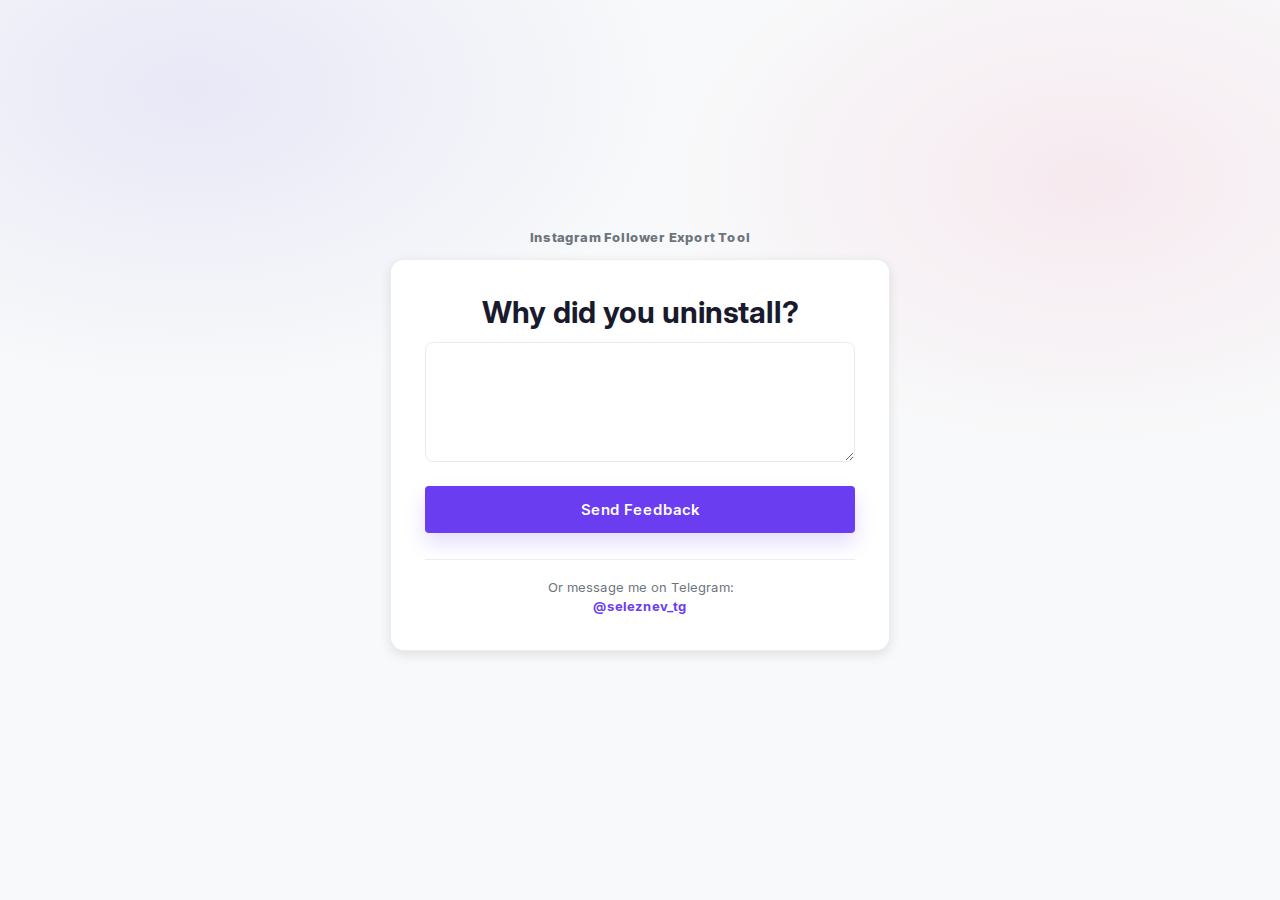
<file: ifet/uninstall/index.html>
<!DOCTYPE html>
<html lang="en">
<head>
  <meta charset="UTF-8">
  <meta name="viewport" content="width=device-width, initial-scale=1.0">
  <title>Instagram Follower Export Tool — Feedback</title>
  <link rel="icon" type="image/png" sizes="32x32" href="../icons/icon32.png?v=20251219">
  <link rel="icon" type="image/png" sizes="16x16" href="../icons/icon16.png?v=20251219">
  <link rel="apple-touch-icon" sizes="128x128" href="../icons/icon128.png?v=20251219">
  <link rel="preload" href="../fonts/InterVariable.woff2" as="font" type="font/woff2" crossorigin>
  <link rel="stylesheet" href="../common.css">
  <style>
    .page-topbar .brand-name {
      color: var(--text-secondary);
    }
  </style>
</head>
<body>
  <div class="container">
    <div class="page-topbar">
      <div class="brand" aria-label="Instagram Follower Export Tool" style="justify-content: center; width: 100%;">
        <div class="brand-name" data-i18n="extName">Instagram Follower Export Tool</div>
      </div>
    </div>

    <div class="panel" id="feedbackForm">
      <h1 class="page-title" data-i18n="title">Why did you uninstall?</h1>
      
      <form onsubmit="submitFeedback(event)">
        <div class="form-group">
          <textarea id="details" placeholder="" data-i18n="detailsPlaceholder"></textarea>
        </div>

        <div class="form-actions-center">
          <button type="submit" class="btn btn-primary" data-i18n="btnSend">Send Feedback</button>
        </div>
      </form>
      <div id="sendError" class="send-error" hidden></div>

      <div class="creator-note">
        <div class="creator-note-text">
          <span data-i18n="creatorText">Or message me on Telegram:</span><br>
          <a href="https://t.me/seleznev_tg" target="_blank" rel="noopener noreferrer">@seleznev_tg</a>
        </div>
      </div>
    </div>
    
    <div class="panel" id="successMessage" style="display: none;">
      <div class="success-message">
        <h1 data-i18n="successTitle">Thank you! 🙏</h1>
        <p data-i18n="successText">Your feedback has been received. We'll work on making Instagram Follower Export Tool better!</p>
      </div>
    </div>
  </div>
  
  <script src="../lang.js"></script>
  <script>
    (function () {
    // Translations
    const translations = {
      en: {
        langLabel: 'Language',
        extName: 'Instagram Follower Export Tool',
        title: 'Why did you uninstall?',
        detailsPlaceholder: 'Your feedback helps us improve the extension',
        btnSend: 'Send Feedback',
        creatorText: 'Or message me on Telegram:',
        successTitle: 'Thank you! 🙏',
        successText: "Your feedback has been received. We'll work on making Instagram Follower Export Tool better!"
      },
      ru: {
        langLabel: 'Язык',
        extName: 'Instagram Follower Export Tool',
        title: 'Почему вы удалили?',
        detailsPlaceholder: 'Ваш отзыв помогает нам улучшать расширение',
        btnSend: 'Отправить отзыв',
        creatorText: 'Или напишите мне в Telegram:',
        successTitle: 'Спасибо! 🙏',
        successText: 'Ваш отзыв получен. Мы будем работать над улучшением Instagram Follower Export Tool!'
      }
    };
    
    // Wait for lang.js to load and DOM to be ready
    function initTranslations() {
      if (window.IFET && window.IFET.initTranslations) {
        window.IFET.initTranslations(translations);
        const lang = window.IFET.currentLang || 'en';

        // Setup language selector (EN/RU) -> updates ?lang=...
        const select = document.getElementById('langSelect');
        if (select) {
          select.value = (lang === 'ru') ? 'ru' : 'en';
          select.addEventListener('change', () => {
            const next = (select.value === 'ru') ? 'ru' : 'en';
            const url = new URL(window.location.href);
            url.searchParams.set('lang', next);
            window.location.href = url.toString();
          });
        }
      } else {
        setTimeout(initTranslations, 50);
      }
    }
    
    if (document.readyState === 'loading') {
      document.addEventListener('DOMContentLoaded', initTranslations);
    } else {
      initTranslations();
    }
    
    // Submit feedback
    async function submitFeedback(event) {
      if (event && event.preventDefault) event.preventDefault();
      const details = document.getElementById('details').value;

      const errEl = document.getElementById('sendError');
      if (errEl) {
        errEl.hidden = true;
        errEl.textContent = '';
      }
      
      try {
        // Send feedback to server
        const response = await fetch('https://webexport.pro/api/ifet/feedback', {
          method: 'POST',
          headers: {
            'Content-Type': 'application/json',
          },
          body: JSON.stringify({
            type: 'uninstall',
            lang: window.IFET.currentLang,
            details: details,
            timestamp: new Date().toISOString()
          })
        });

        if (!response.ok) {
          const body = await response.text().catch(() => '');
          throw new Error(`HTTP ${response.status}: ${body || 'Request failed'}`);
        }
        
        // Show success message
        document.getElementById('feedbackForm').style.display = 'none';
        document.getElementById('successMessage').style.display = 'block';
        
        // Close after 3 seconds
        setTimeout(() => window.close(), 3000);
      } catch (error) {
        console.error('Failed to send feedback:', error);
        if (errEl) {
          errEl.hidden = false;
          errEl.textContent =
            'Failed to send. Please try again.\n\n' +
            String(error && error.message ? error.message : error);
        } else {
          alert('Failed to send. Please try again.\n\n' + (error && error.message ? error.message : error));
        }
      }
    }

    // Expose for inline HTML handler (onsubmit)
    window.submitFeedback = submitFeedback;
    })();
  </script>
</body>
</html>
</file>
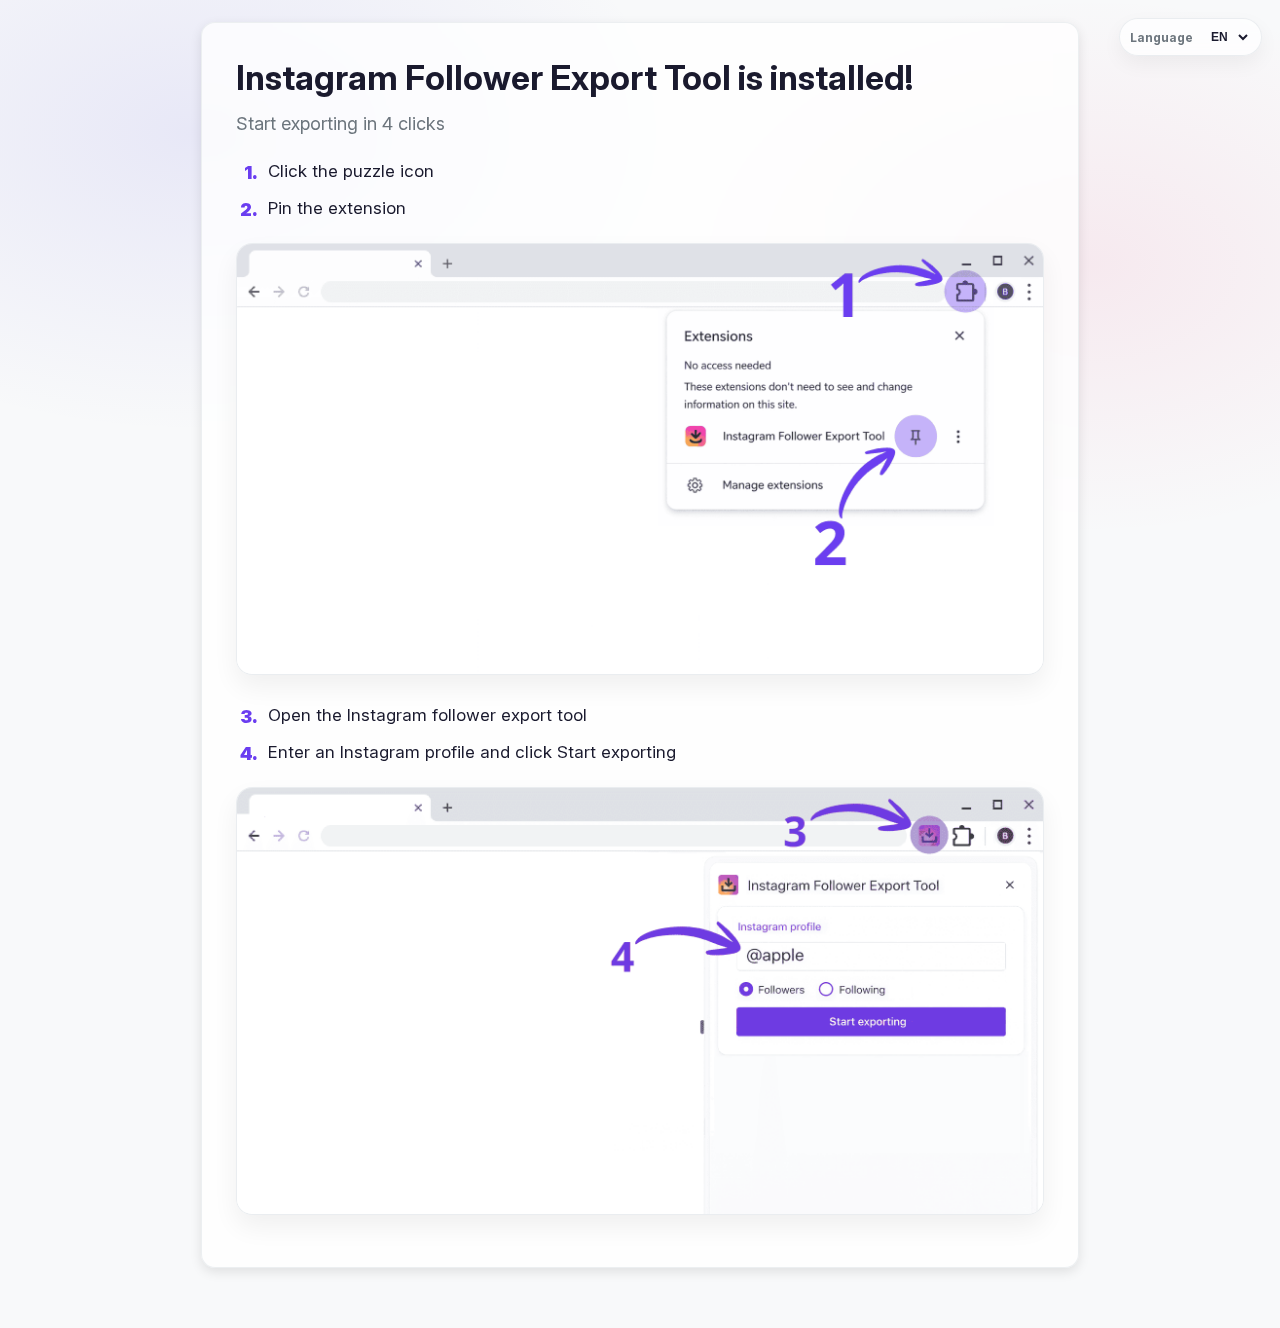
<file: ifet/welcome/index.html>
<!DOCTYPE html>
<html lang="en">
<head>
  <meta charset="UTF-8">
  <meta name="viewport" content="width=device-width, initial-scale=1.0">
  <title>Instagram Follower Export Tool — Welcome</title>
  <link rel="icon" type="image/png" sizes="32x32" href="../icons/icon32.png?v=20251219">
  <link rel="icon" type="image/png" sizes="16x16" href="../icons/icon16.png?v=20251219">
  <link rel="apple-touch-icon" sizes="128x128" href="../icons/icon128.png?v=20251219">
  <link rel="stylesheet" href="../common.css">
  <style>
    body { justify-content: flex-start; }

    .welcome-shell { max-width: 918px; }

    .welcome-shell { padding-top: 22px; }

    .brand {
      display: inline-flex;
      align-items: center;
      gap: 10px;
      font-weight: 800;
      letter-spacing: 0.2px;
      color: var(--text-primary);
    }

    .brand-badge {
      width: 34px;
      height: 34px;
      border-radius: 11px;
      display: grid;
      place-items: center;
      background: linear-gradient(180deg, rgba(106,61,240,0.18), rgba(124,77,255,0.08));
      border: 1px solid rgba(233,236,239,0.95);
      box-shadow: 0 10px 22px rgba(0,0,0,0.08);
      font-weight: 900;
      color: var(--accent-blue);
      user-select: none;
    }

    .brand-icon {
      width: 34px;
      height: 34px;
      border-radius: 11px;
      box-shadow: 0 10px 22px rgba(0,0,0,0.08);
      border: 1px solid rgba(233,236,239,0.95);
      display: block;
      user-select: none;
    }

    .lang-select {
      display: inline-flex;
      align-items: center;
      gap: 8px;
      padding: 8px 10px;
      border: 1px solid rgba(233,236,239,0.95);
      border-radius: 999px;
      background: rgba(255,255,255,0.75);
      backdrop-filter: blur(10px);
      box-shadow: 0 8px 20px rgba(0,0,0,0.05);
      position: fixed;
      top: 18px;
      right: 18px;
      z-index: 10;
    }

    .lang-select label {
      font-size: 12px;
      color: var(--text-secondary);
      font-weight: 700;
    }

    .lang-select select {
      border: none;
      background: transparent;
      font-weight: 800;
      color: var(--text-primary);
      font-size: 12px;
      outline: none;
      cursor: pointer;
      padding: 2px 6px;
    }

    /* Click-to-hint overlay (points to the Chrome puzzle icon) */
    .puzzle-hint {
      position: fixed;
      /* Positioned dynamically via JS next to the language pill */
      left: 18px;
      top: 18px;
      z-index: 12;
      pointer-events: none;
      opacity: 0;
      transform: translateY(-6px) translateX(0);
      transition: opacity 180ms ease, transform 180ms ease;
    }

    .puzzle-hint.visible {
      opacity: 1;
      transform: translateY(0) translateX(0);
      animation: hintFloat 1.6s ease-in-out infinite;
    }

    @keyframes hintFloat {
      0% { transform: translateY(0); }
      50% { transform: translateY(-8px); }
      100% { transform: translateY(0); }
    }

    .puzzle-hint-inner {
      display: inline-flex;
      align-items: center;
      gap: 10px;
      padding: 10px 12px;
      border-radius: 14px;
      background: rgba(255,255,255,0.86);
      border: 1px solid rgba(233,236,239,0.95);
      backdrop-filter: blur(10px);
      box-shadow: 0 12px 26px rgba(0,0,0,0.10);
    }

    .puzzle-hint-arrow {
      width: 28px;
      height: 28px;
      flex: 0 0 28px;
      color: var(--accent-blue);
    }

    .puzzle-hint-text {
      font-size: 13px;
      font-weight: 800;
      color: var(--text-primary);
      white-space: nowrap;
    }

    .welcome-title {
      text-align: left;
      font-size: 34px;
      margin-bottom: 12px;
    }

    .welcome-subtitle {
      text-align: left;
      margin-bottom: 22px;
      max-width: 684px;
      font-size: 18px;
    }

    .steps {
      margin-top: 10px;
      display: grid;
      gap: 10px;
    }

    .step-line {
      display: flex;
      gap: 10px;
      line-height: 1.5;
      font-size: 17px;
      color: var(--text-primary);
    }

    .step-line .n {
      width: 22px;
      flex: 0 0 22px;
      color: var(--accent-blue);
      font-weight: 900;
      text-align: right;
      font-size: 18px; /* one size larger than step text */
    }

    .media {
      margin: 10px 0 18px;
      border-radius: 16px;
      border: 1px solid rgba(233,236,239,0.95);
      background: rgba(248,249,250,0.9);
      overflow: hidden;
      box-shadow: 0 12px 26px rgba(0,0,0,0.06);
    }

    .media img {
      display: block;
      width: 100%;
      height: auto;
    }

    @media (max-width: 640px) {
      .welcome-shell { max-width: 576px; }
      .welcome-title { font-size: 26px; }
      .welcome-subtitle { font-size: 16px; }
      .step-line { font-size: 15px; }
      .step-line .n { font-size: 16px; }
      .lang-select {
        top: 12px;
        right: 12px;
      }
      .puzzle-hint {
        top: 12px;
      }
    }
  </style>
</head>
<body>
  <div class="container welcome-shell">
    <div class="lang-select">
      <label for="langSelect" data-i18n="langLabel">Language</label>
      <select id="langSelect" aria-label="Language">
        <option value="en">EN</option>
        <option value="ru">RU</option>
      </select>
    </div>

    <div class="puzzle-hint" id="puzzleHint" aria-hidden="true">
      <div class="puzzle-hint-inner">
        <span class="puzzle-hint-text" data-i18n="hintText">Pin it here</span>
        <svg class="puzzle-hint-arrow" viewBox="0 0 24 24" fill="none" aria-hidden="true">
          <!-- vertical arrow up -->
          <path d="M12 19 V7" stroke="currentColor" stroke-width="2.5" stroke-linecap="round"/>
          <path d="M7 11 L12 6 L17 11" stroke="currentColor" stroke-width="2.5" stroke-linecap="round" stroke-linejoin="round"/>
        </svg>
      </div>
    </div>

    <div class="panel panel-soft">
      <h1 class="page-title welcome-title" data-i18n="title">Instagram Follower Export Tool is installed!</h1>
      <p class="page-subtitle welcome-subtitle" data-i18n="subtitle">Start exporting in 4 clicks</p>

      <div class="steps" aria-label="Steps">
        <div class="step-line"><span class="n">1.</span><span data-i18n="s1">Click the puzzle icon</span></div>
        <div class="step-line"><span class="n">2.</span><span data-i18n="s2">Pin the extension</span></div>
        <div class="media">
          <!-- Put your first image here -->
          <img id="imgPin" src="./img/pin.png" alt="" data-i18n="imgAlt1">
        </div>

        <div class="step-line"><span class="n">3.</span><span data-i18n="s3">Open the Instagram follower export tool</span></div>
        <div class="step-line"><span class="n">4.</span><span data-i18n="s4">Enter an Instagram profile and click Start exporting</span></div>
        <div class="media">
          <!-- Put your second image here -->
          <img id="imgStart" src="./img/start.png" alt="" data-i18n="imgAlt2">
        </div>
      </div>
    </div>
  </div>
  
  <script src="../lang.js"></script>
  <script>
    (function () {
    // Translations
    const translations = {
      en: {
        langLabel: 'Language',
        title: 'Instagram Follower Export Tool is installed!',
        subtitle: 'Start exporting in 4 clicks',
        s1: 'Click the puzzle icon',
        s2: 'Pin the extension',
        s3: 'Open the Instagram follower export tool',
        s4: 'Enter an Instagram profile and click Start exporting',
        hintText: 'Pin it here',
        imgAlt1: '',
        imgAlt2: ''
      },
      ru: {
        langLabel: 'Язык',
        title: 'Instagram Follower Export Tool установлен!',
        subtitle: 'Начните экспорт в 4 клика',
        s1: 'Нажмите на значок пазла',
        s2: 'Закрепите расширение',
        s3: 'Откройте Instagram follower export tool',
        s4: 'Введите профиль Instagram и нажмите “Начать экспорт”',
        hintText: 'Можно начать отсюда',
        imgAlt1: '',
        imgAlt2: ''
      }
    };
    
    // Wait for lang.js to load and DOM to be ready
    function initTranslations() {
      if (window.IFET && window.IFET.initTranslations) {
        window.IFET.initTranslations(translations);
        const lang = window.IFET.currentLang || 'en';

        // Setup language selector (EN/RU) -> updates ?lang=...
        const select = document.getElementById('langSelect');
        if (select) {
          select.value = (lang === 'ru') ? 'ru' : 'en';
          select.addEventListener('change', () => {
            const next = (select.value === 'ru') ? 'ru' : 'en';
            const url = new URL(window.location.href);
            url.searchParams.set('lang', next);
            window.location.href = url.toString();
          });
        }

        // Click images -> show hint pointing to the puzzle
        const hintEl = document.getElementById('puzzleHint');
        let hideTimer = null;
        const showHint = () => {
          if (!hintEl) return;
          if (hideTimer) clearTimeout(hideTimer);

          // Position hint slightly left of the language pill (so it doesn't look attached to it)
          try {
            const langEl = document.querySelector('.lang-select');
            if (langEl) {
              // Measure hint offscreen (without flicker)
              const prevVis = hintEl.classList.contains('visible');
              hintEl.classList.add('visible');
              const hintRect = hintEl.getBoundingClientRect();
              hintEl.classList.toggle('visible', prevVis);

              const langRect = langEl.getBoundingClientRect();
              const gap = 12;
              const left = Math.max(12, Math.round(langRect.left - hintRect.width - gap));
              const top = Math.max(12, Math.round(langRect.top));
              hintEl.style.left = `${left}px`;
              hintEl.style.top = `${top}px`;
            }
          } catch (e) {}

          // Restart animation reliably
          hintEl.classList.remove('visible');
          void hintEl.offsetWidth; // force reflow
          hintEl.classList.add('visible');

          hideTimer = setTimeout(() => {
            hintEl.classList.remove('visible');
          }, 3200);
        };

        const imgPin = document.getElementById('imgPin');
        const imgStart = document.getElementById('imgStart');
        if (imgPin) imgPin.addEventListener('click', showHint);
        if (imgStart) imgStart.addEventListener('click', showHint);
      } else {
        // Retry if lang.js hasn't loaded yet
        setTimeout(initTranslations, 50);
      }
    }
    
    if (document.readyState === 'loading') {
      document.addEventListener('DOMContentLoaded', initTranslations);
    } else {
      initTranslations();
    }
    })();
  </script>
</body>
</html>
</file>
<file: ifet/common.css>
@font-face {
  font-family: 'Inter';
  /* Local variable font for fast first paint and to avoid blocked Google Fonts */
  src: url('./fonts/InterVariable.woff2?v=20251221') format('woff2');
  font-weight: 100 900;
  font-style: normal;
  font-display: swap;
}

* {
  margin: 0;
  padding: 0;
  box-sizing: border-box;
}

:root {
  --bg-primary: #f8f9fa;
  --bg-panel: #ffffff;
  --text-primary: #1a1a2e;
  --text-secondary: #6c757d;
  --text-muted: #adb5bd;
  --border-color: #e9ecef;
  --accent-blue: #6A3DF0;
  --accent-blue-light: #7C4DFF;
  --accent-green: #28a745;
  --accent-red: #dc3545;
  --shadow-sm: 0 1px 3px rgba(0,0,0,0.08);
  --shadow-md: 0 4px 12px rgba(0,0,0,0.1);
  --radius-sm: 4px;
  --radius-md: 8px;
  --radius-lg: 14px;
}

html, body {
  width: 100%;
  min-height: 100vh;
  overflow-x: hidden;
}

body {
  font-family: 'Inter', system-ui, -apple-system, BlinkMacSystemFont,
               'Segoe UI', Roboto, Arial, sans-serif;
  background:
    radial-gradient(800px 500px at 15% 10%, rgba(88,81,219,0.10), rgba(88,81,219,0.0) 60%),
    radial-gradient(700px 450px at 85% 20%, rgba(225,48,108,0.08), rgba(225,48,108,0.0) 60%),
    var(--bg-primary);
  color: var(--text-primary);
  padding: 0;
  margin: 0;
  display: flex;
  flex-direction: column;
  align-items: center;
  justify-content: center;
}

.lang-select {
  display: inline-flex;
  align-items: center;
  gap: 8px;
  padding: 8px 10px;
  border: 1px solid rgba(233,236,239,0.95);
  border-radius: 999px;
  background: rgba(255,255,255,0.75);
  backdrop-filter: blur(10px);
  box-shadow: 0 8px 20px rgba(0,0,0,0.05);
}

.lang-select.fixed {
  position: fixed;
  top: 18px;
  right: 18px;
  z-index: 10;
}

.lang-select label {
  font-size: 12px;
  color: var(--text-secondary);
  font-weight: 700;
}

.lang-select select {
  border: none;
  background: transparent;
  font-weight: 800;
  color: var(--text-primary);
  font-size: 12px;
  outline: none;
  cursor: pointer;
  padding: 2px 6px;
}

.page-topbar {
  display: flex;
  align-items: center;
  justify-content: space-between;
  gap: 14px;
  margin-bottom: 14px;
}

.brand {
  display: inline-flex;
  align-items: center;
  gap: 10px;
  min-width: 0;
}

.brand-icon {
  width: 26px;
  height: 26px;
  border-radius: 8px;
  border: 1px solid rgba(233,236,239,0.95);
  box-shadow: 0 10px 22px rgba(0,0,0,0.06);
  display: block;
  flex: 0 0 auto;
}

.brand-name {
  font-size: 13px;
  font-weight: 800;
  color: var(--text-primary);
  letter-spacing: 0.2px;
  white-space: nowrap;
  overflow: hidden;
  text-overflow: ellipsis;
}

.container {
  max-width: 540px;
  width: 100%;
  padding: 40px 20px;
  margin: 0 auto;
}

.panel {
  background: var(--bg-panel);
  border-radius: var(--radius-lg);
  padding: 34px;
  box-shadow: var(--shadow-md);
  width: 100%;
  margin-bottom: 20px;
  border: 1px solid rgba(233,236,239,0.85);
}

.panel-soft {
  background: rgba(255,255,255,0.78);
  backdrop-filter: blur(10px);
}

.badge {
  display: inline-flex;
  align-items: center;
  gap: 8px;
  padding: 8px 12px;
  border-radius: 999px;
  background: rgba(124, 77, 255, 0.12);
  color: var(--accent-blue);
  font-weight: 700;
  font-size: 13px;
  letter-spacing: 0.2px;
}

.badge .dot {
  width: 8px;
  height: 8px;
  border-radius: 999px;
  background: var(--accent-blue);
  box-shadow: 0 0 0 3px rgba(124,77,255,0.14);
}

.card {
  background: rgba(255,255,255,0.9);
  border: 1px solid rgba(233,236,239,0.95);
  border-radius: var(--radius-lg);
  padding: 18px;
  box-shadow: 0 10px 25px rgba(0,0,0,0.06);
}

.muted {
  color: var(--text-secondary);
}

.page-title {
  font-size: 30px;
  font-weight: 700;
  color: var(--text-primary);
  margin-bottom: 12px;
  text-align: center;
}

.page-subtitle {
  font-size: 16px;
  color: var(--text-secondary);
  margin-bottom: 32px;
  text-align: center;
  line-height: 1.5;
}

.form-group {
  margin-bottom: 20px;
}

.form-group label {
  display: block;
  font-size: 14px;
  font-weight: 600;
  color: var(--text-primary);
  margin-bottom: 6px;
}

.form-help {
  font-size: 12px;
  color: var(--text-secondary);
  font-style: italic;
  margin-bottom: 10px;
  margin-top: 0;
  line-height: 1.4;
}

.form-group input[type="text"],
.form-group input[type="email"],
.form-group textarea {
  width: 100%;
  padding: 12px 14px;
  border: 1px solid var(--border-color);
  border-radius: var(--radius-md);
  font-size: 15px;
  font-family: inherit;
  color: var(--text-primary);
  background: rgba(255,255,255,0.95);
  transition: all 0.2s ease;
}

.form-group input::placeholder,
.form-group textarea::placeholder {
  color: var(--text-muted);
}

.form-group input:focus,
.form-group textarea:focus {
  outline: none;
  border-color: var(--accent-blue);
  box-shadow: 0 0 0 4px rgba(124, 77, 255, 0.12);
  background: #ffffff;
}

.form-group textarea {
  min-height: 120px;
  resize: vertical;
}

.form-row {
  display: flex;
  align-items: center;
  justify-content: space-between;
  gap: 12px;
  margin-bottom: 6px;
}

.optional-badge {
  font-size: 11px;
  font-weight: 600;
  color: var(--text-secondary);
  background: rgba(233,236,239,0.6);
  padding: 3px 10px;
  border-radius: 999px;
  white-space: nowrap;
  letter-spacing: 0.3px;
}

.file-upload-wrapper {
  position: relative;
  display: inline-block;
  width: 100%;
}

.form-group input[type="file"] {
  position: absolute;
  opacity: 0;
  width: 100%;
  height: 100%;
  cursor: pointer;
  z-index: 2;
}

.file-upload-button {
  display: flex;
  align-items: center;
  justify-content: center;
  gap: 10px;
  width: 100%;
  padding: 16px 20px;
  border: 2px dashed var(--border-color);
  border-radius: var(--radius-md);
  background: rgba(248,249,250,0.6);
  color: var(--text-secondary);
  font-size: 14px;
  font-weight: 500;
  cursor: pointer;
  transition: all 0.2s ease;
}

.file-upload-button:hover {
  border-color: var(--accent-blue);
  background: rgba(124,77,255,0.04);
  color: var(--accent-blue);
}

.file-upload-button svg {
  width: 20px;
  height: 20px;
  opacity: 0.6;
}

.file-upload-button:hover svg {
  opacity: 1;
}

.file-name {
  margin-top: 10px;
  font-size: 13px;
  color: var(--text-primary);
  padding: 8px 12px;
  background: rgba(124,77,255,0.06);
  border-radius: var(--radius-sm);
  display: inline-flex;
  align-items: center;
  gap: 8px;
}

.file-name::before {
  content: '📎';
  font-size: 14px;
}

.form-actions-center {
  display: flex;
  justify-content: stretch;
  margin-top: 20px;
}

.form-actions-center .btn {
  width: 100%;
}

.creator-note {
  margin-top: 26px;
  padding-top: 18px;
  border-top: 1px solid rgba(233,236,239,0.85);
  text-align: center;
}

.creator-note-title {
  font-size: 13px;
  font-weight: 600;
  color: var(--text-primary);
  margin-bottom: 6px;
}

.creator-note-text {
  font-size: 13px;
  color: var(--text-secondary);
  line-height: 1.45;
}

.creator-note a {
  color: var(--accent-blue);
  text-decoration: none;
  font-weight: 700;
}

.creator-note a:hover {
  color: var(--accent-blue-light);
  text-decoration: underline;
}

.send-error {
  margin-top: 14px;
  padding: 10px 12px;
  border-radius: var(--radius-md);
  border: 1px solid rgba(220,53,69,0.35);
  background: rgba(220,53,69,0.06);
  color: #b02a37;
  font-size: 13px;
  line-height: 1.35;
  white-space: pre-wrap;
}

.checkbox-group {
  margin: 20px 0;
}

.checkbox-label {
  display: flex;
  align-items: flex-start;
  gap: 10px;
  cursor: pointer;
  font-size: 14px;
  color: var(--text-primary);
  user-select: none;
  margin-bottom: 12px;
}

.checkbox-label input[type="checkbox"] {
  position: absolute;
  opacity: 0;
  cursor: pointer;
}

.checkmark {
  width: 20px;
  height: 20px;
  min-width: 20px;
  border: 2px solid var(--border-color);
  border-radius: var(--radius-sm);
  display: flex;
  align-items: center;
  justify-content: center;
  transition: all 0.2s;
  flex-shrink: 0;
  margin-top: 2px;
}

.checkbox-label:hover .checkmark {
  border-color: var(--accent-blue);
}

.checkbox-label input:checked + .checkmark {
  background: var(--accent-blue);
  border-color: var(--accent-blue);
}

.checkbox-label input:checked + .checkmark::after {
  content: '✓';
  color: white;
  font-size: 14px;
  font-weight: bold;
}

.button-group {
  display: flex;
  gap: 12px;
  margin-top: 28px;
}

.btn {
  padding: 14px 24px;
  border: none;
  border-radius: var(--radius-sm);
  font-size: 15px;
  font-weight: 600;
  cursor: pointer;
  transition: all 0.2s;
  font-family: inherit;
}

.btn:disabled {
  opacity: 0.5;
  cursor: not-allowed;
}

.btn-primary {
  flex: 1;
  background: var(--accent-blue);
  color: white;
}

.btn-primary:hover:not(:disabled) {
  background: var(--accent-blue-light);
}

.btn-primary {
  box-shadow: 0 10px 20px rgba(106,61,240,0.18);
}

.btn-primary:hover:not(:disabled) {
  transform: translateY(-1px);
}

.btn-primary:active:not(:disabled) {
  transform: translateY(0px);
}

.btn-secondary {
  background: #e9ecef;
  color: var(--text-secondary);
}

.btn-secondary:hover:not(:disabled) {
  background: #d8dde2;
  color: var(--text-primary);
}

.instruction-list {
  list-style: none;
  counter-reset: step-counter;
  margin: 24px 0;
}

.instruction-list li {
  counter-increment: step-counter;
  position: relative;
  padding-left: 48px;
  margin-bottom: 20px;
  font-size: 15px;
  line-height: 1.6;
  color: var(--text-primary);
}

.instruction-list li::before {
  content: counter(step-counter);
  position: absolute;
  left: 0;
  top: 0;
  width: 32px;
  height: 32px;
  background: var(--accent-blue);
  color: white;
  border-radius: 50%;
  display: flex;
  align-items: center;
  justify-content: center;
  font-weight: 700;
  font-size: 15px;
}

.success-message {
  text-align: center;
  padding: 60px 20px;
}

.success-message h1 {
  font-size: 32px;
  margin-bottom: 12px;
  color: var(--accent-green);
}

.success-message p {
  font-size: 16px;
  color: var(--text-secondary);
}

.hint {
  font-size: 13px;
  color: var(--text-secondary);
  margin-top: 8px;
  line-height: 1.4;
}

.footer {
  text-align: center;
  padding: 20px;
  color: var(--text-muted);
  font-size: 13px;
}

.footer a {
  color: var(--accent-blue);
  text-decoration: none;
}

.footer a:hover {
  text-decoration: underline;
}

@media (max-width: 640px) {
  .container {
    padding: 20px 16px;
  }
  
  .panel {
    padding: 28px 20px;
  }
  
  .page-title {
    font-size: 24px;
  }
  
  .button-group {
    flex-direction: column;
  }

  .lang-select.fixed {
    top: 12px;
    right: 12px;
  }
}
</file>
